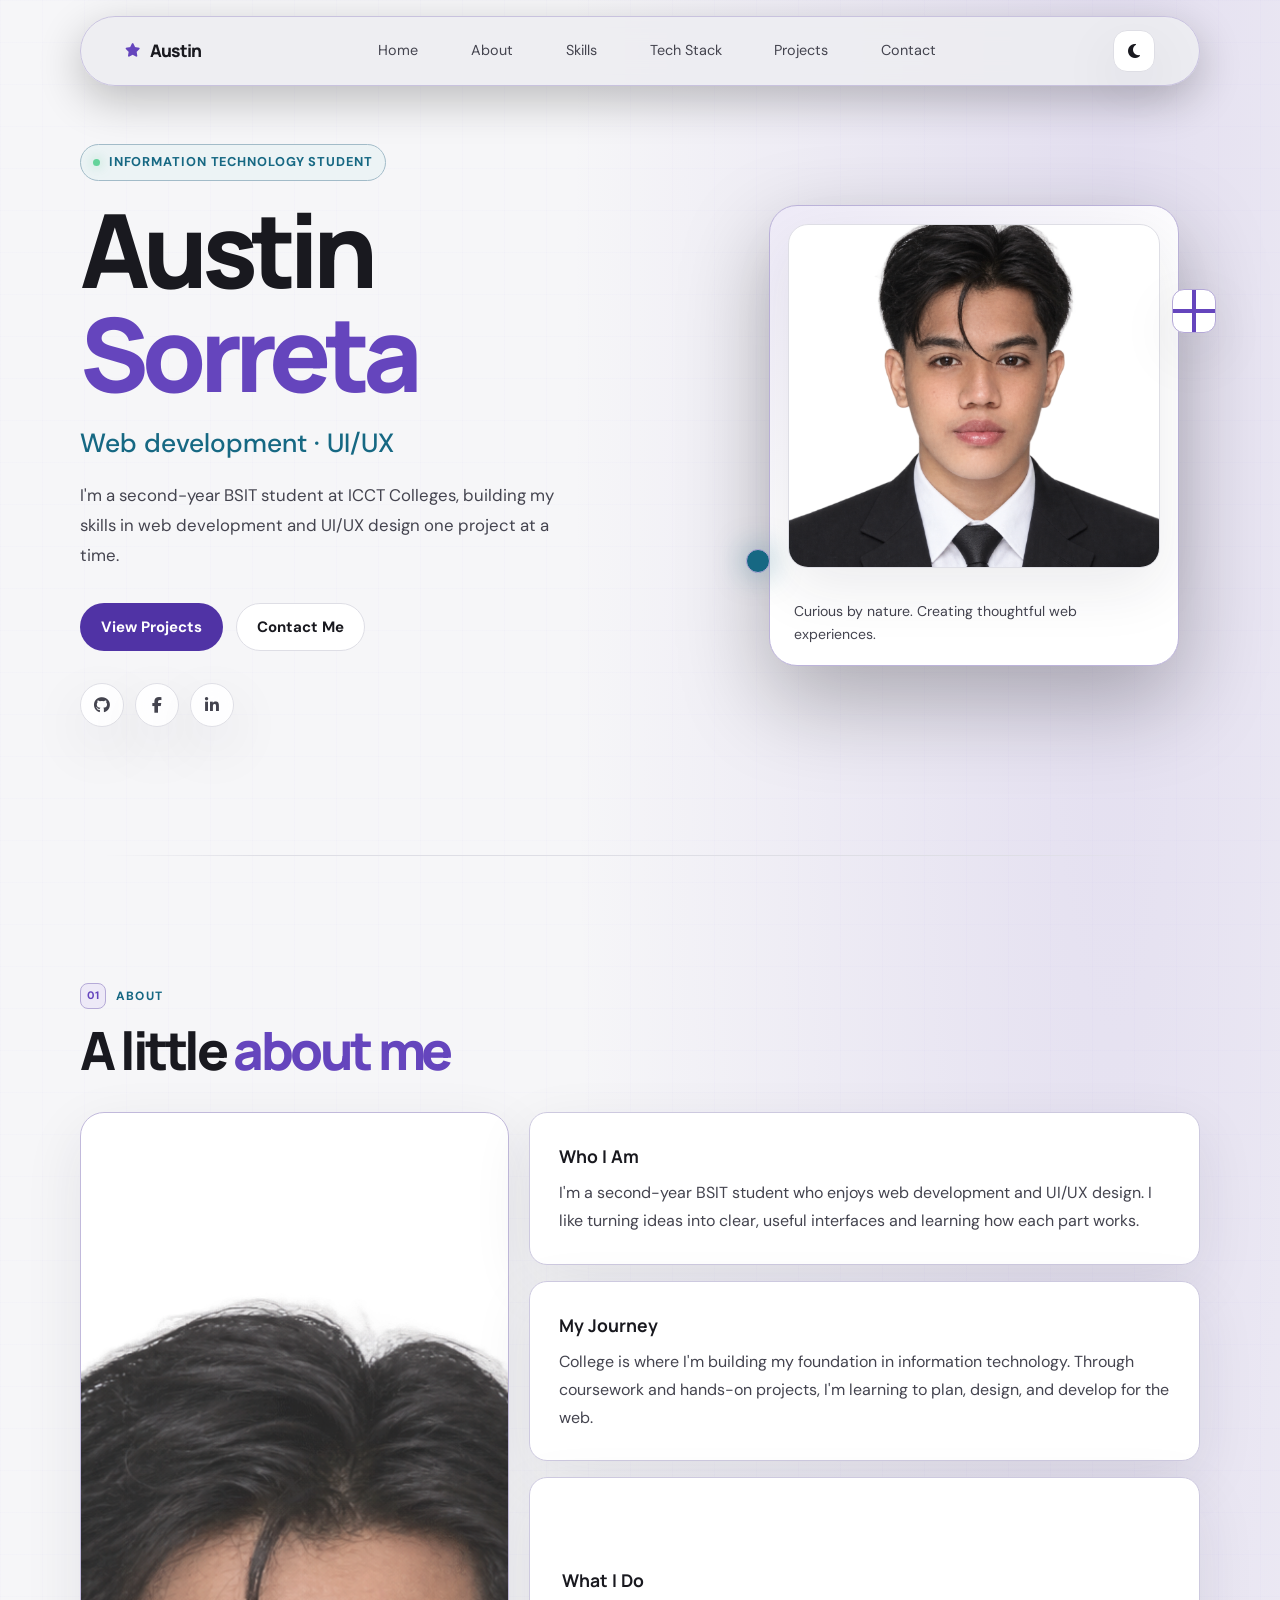
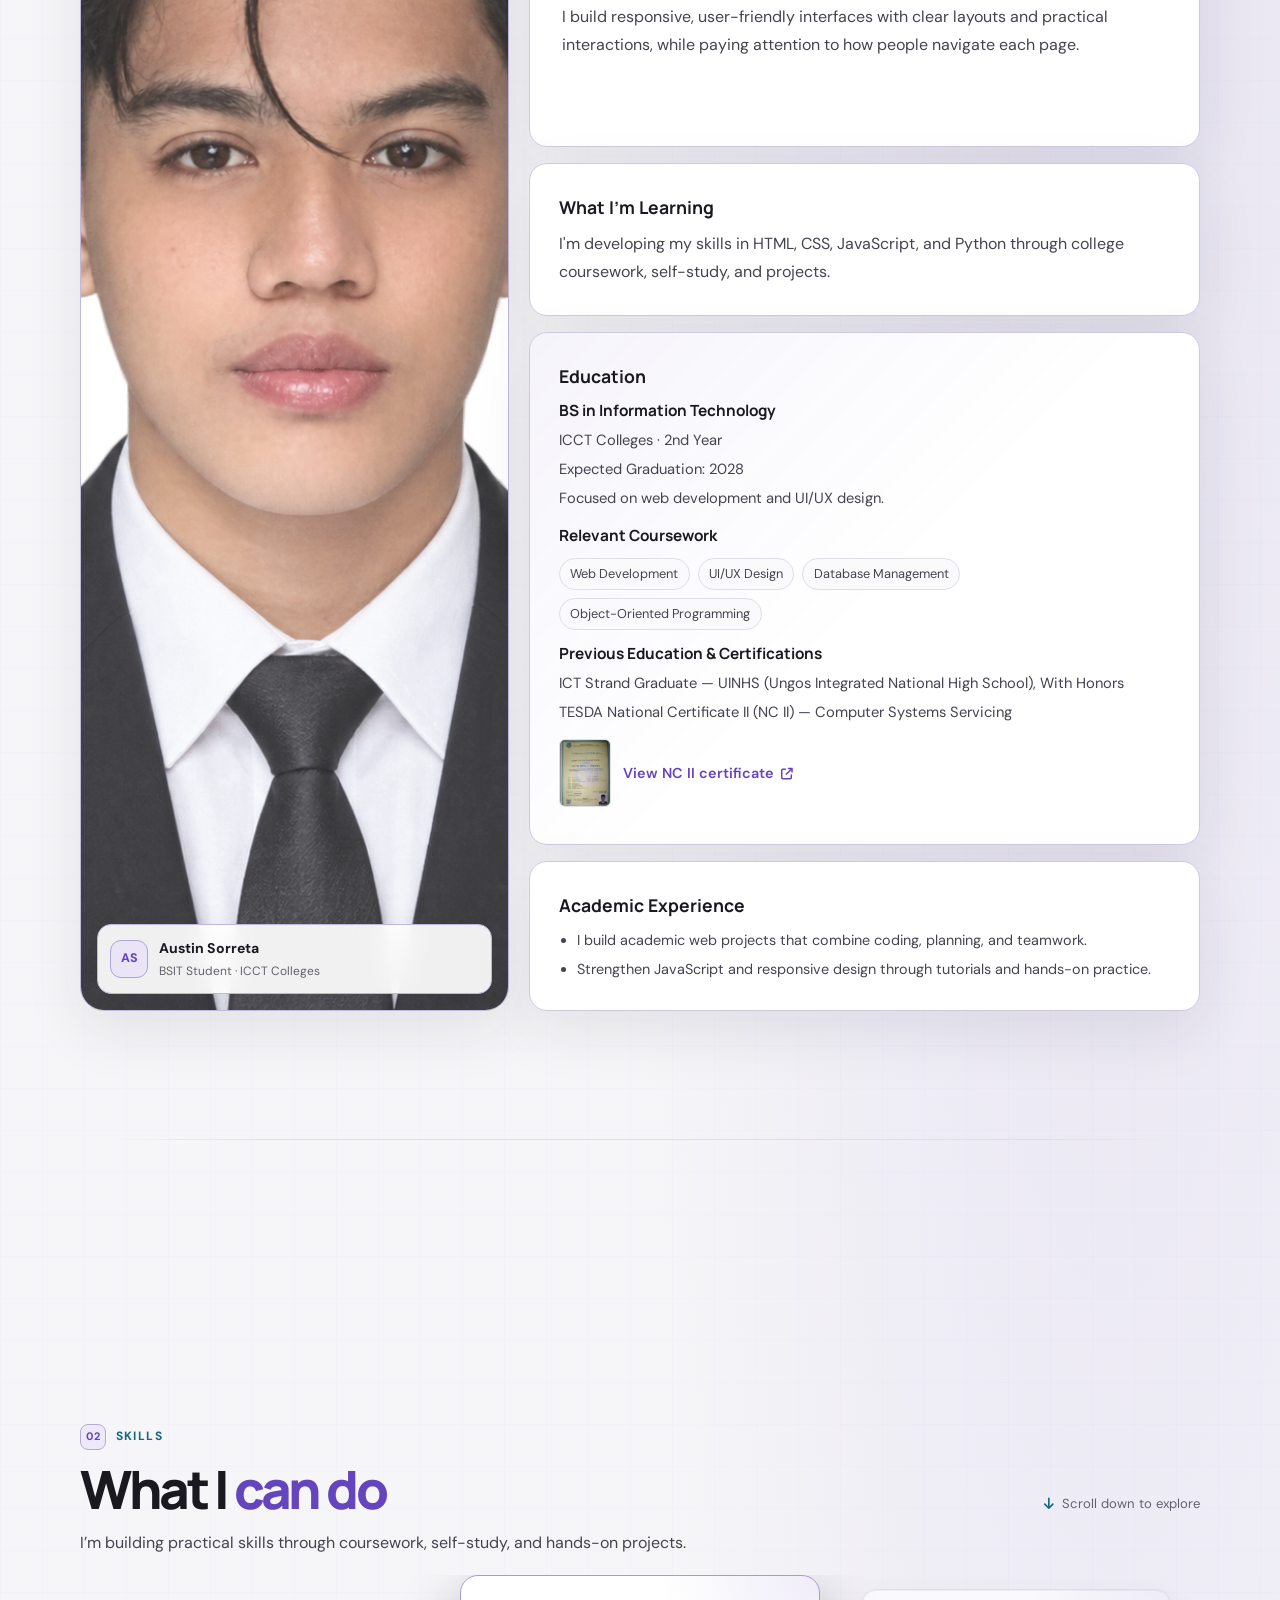
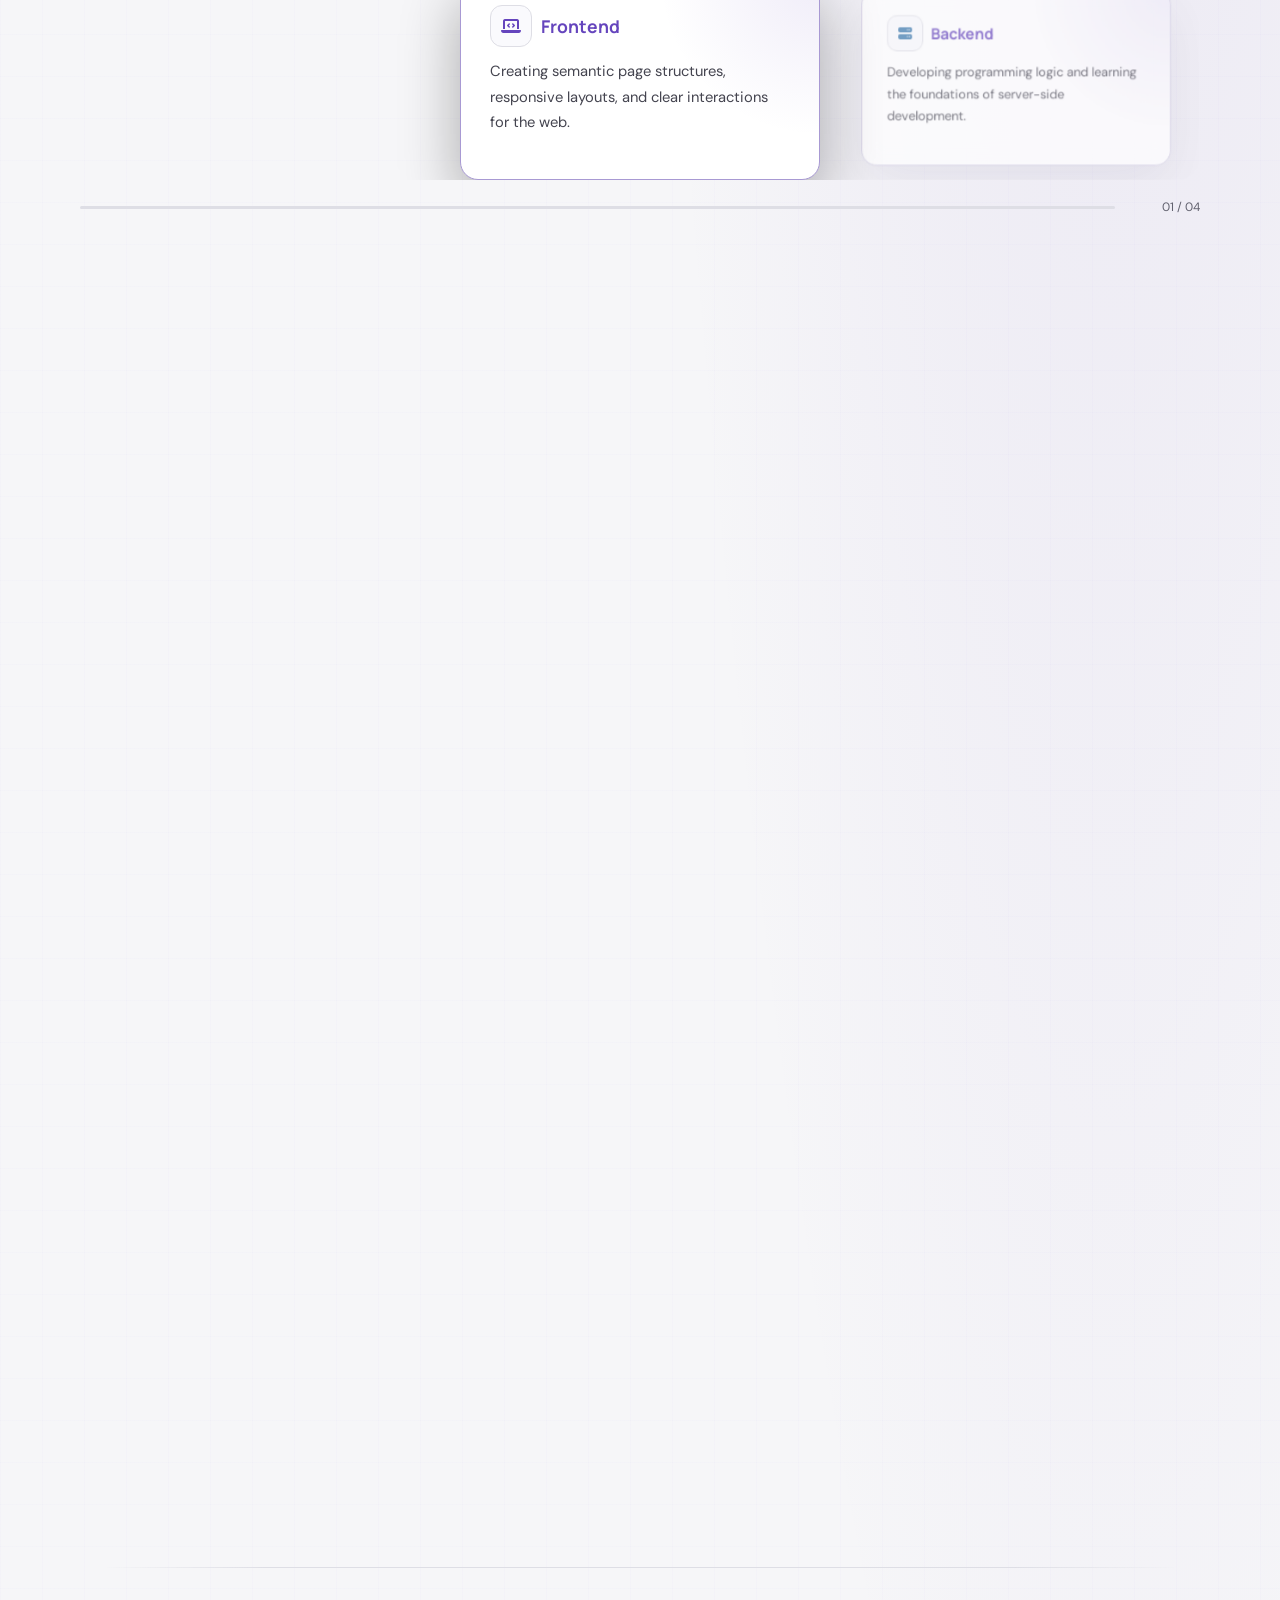
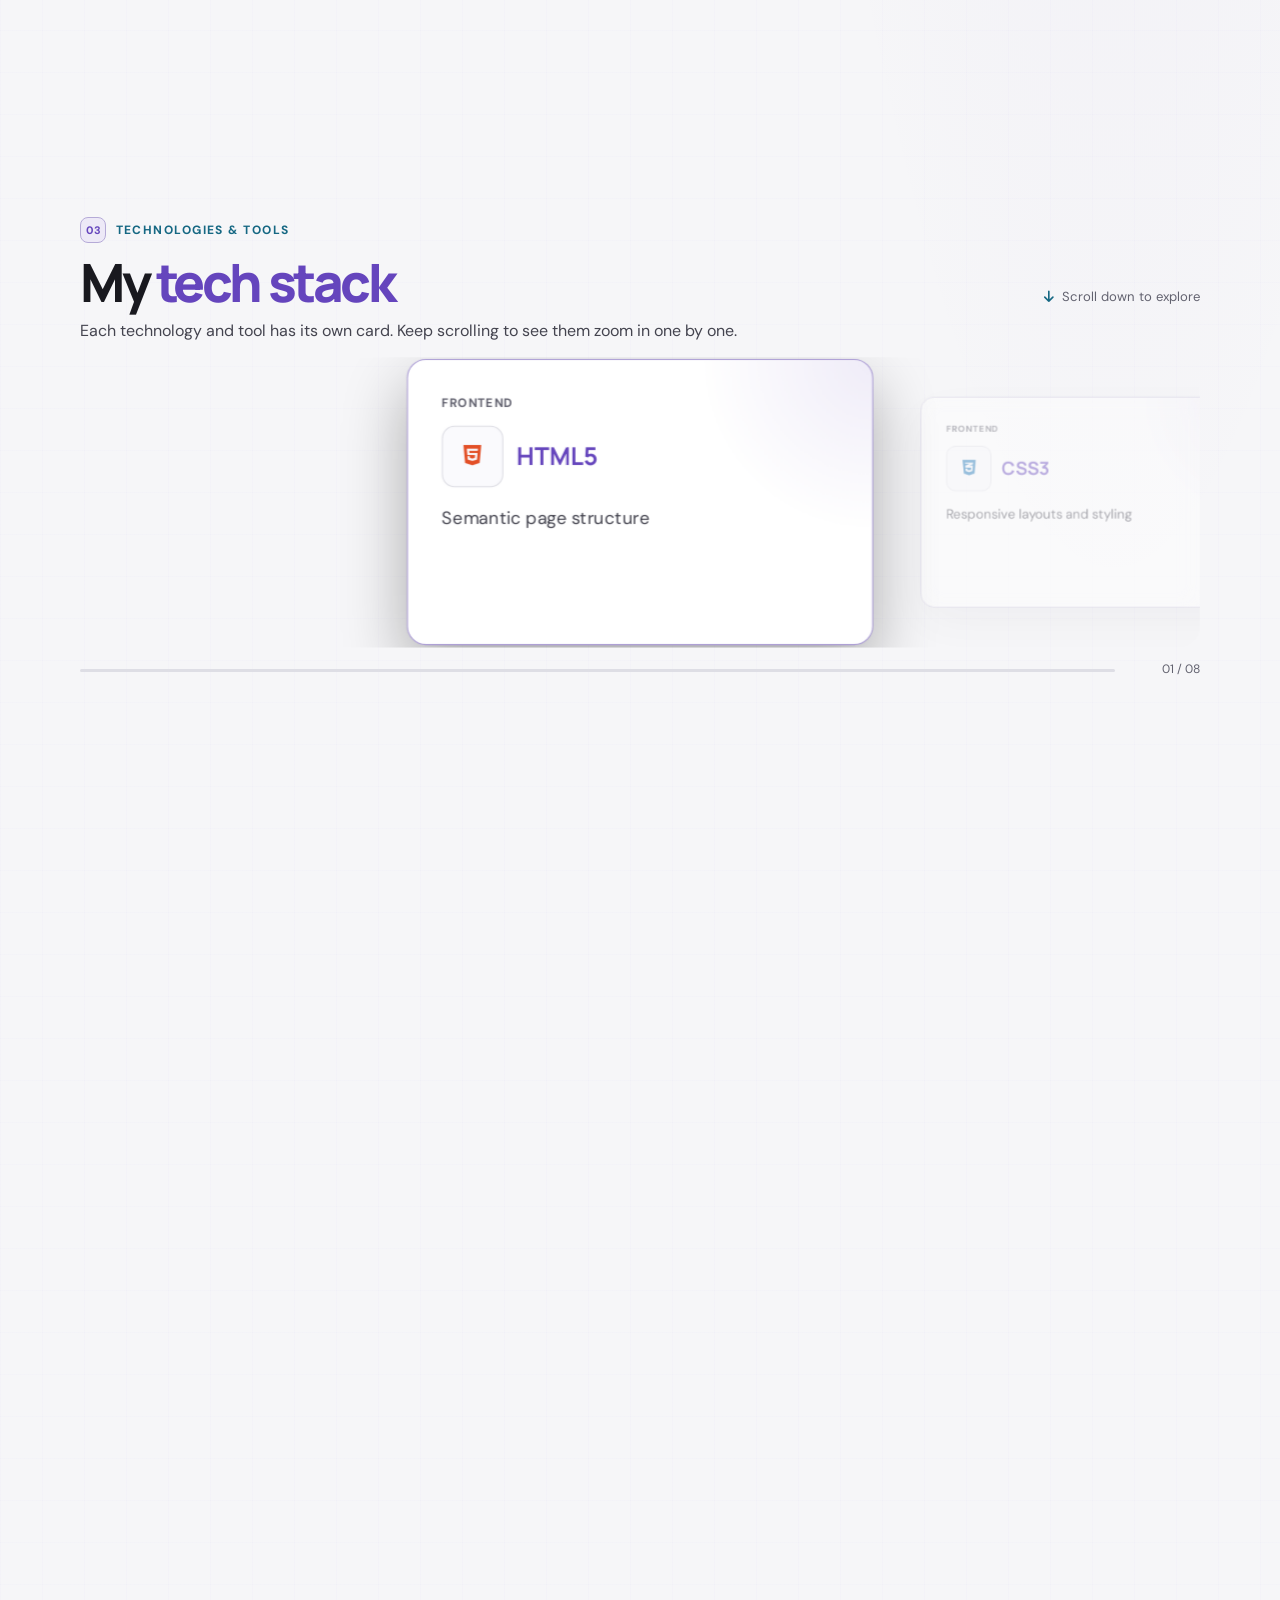
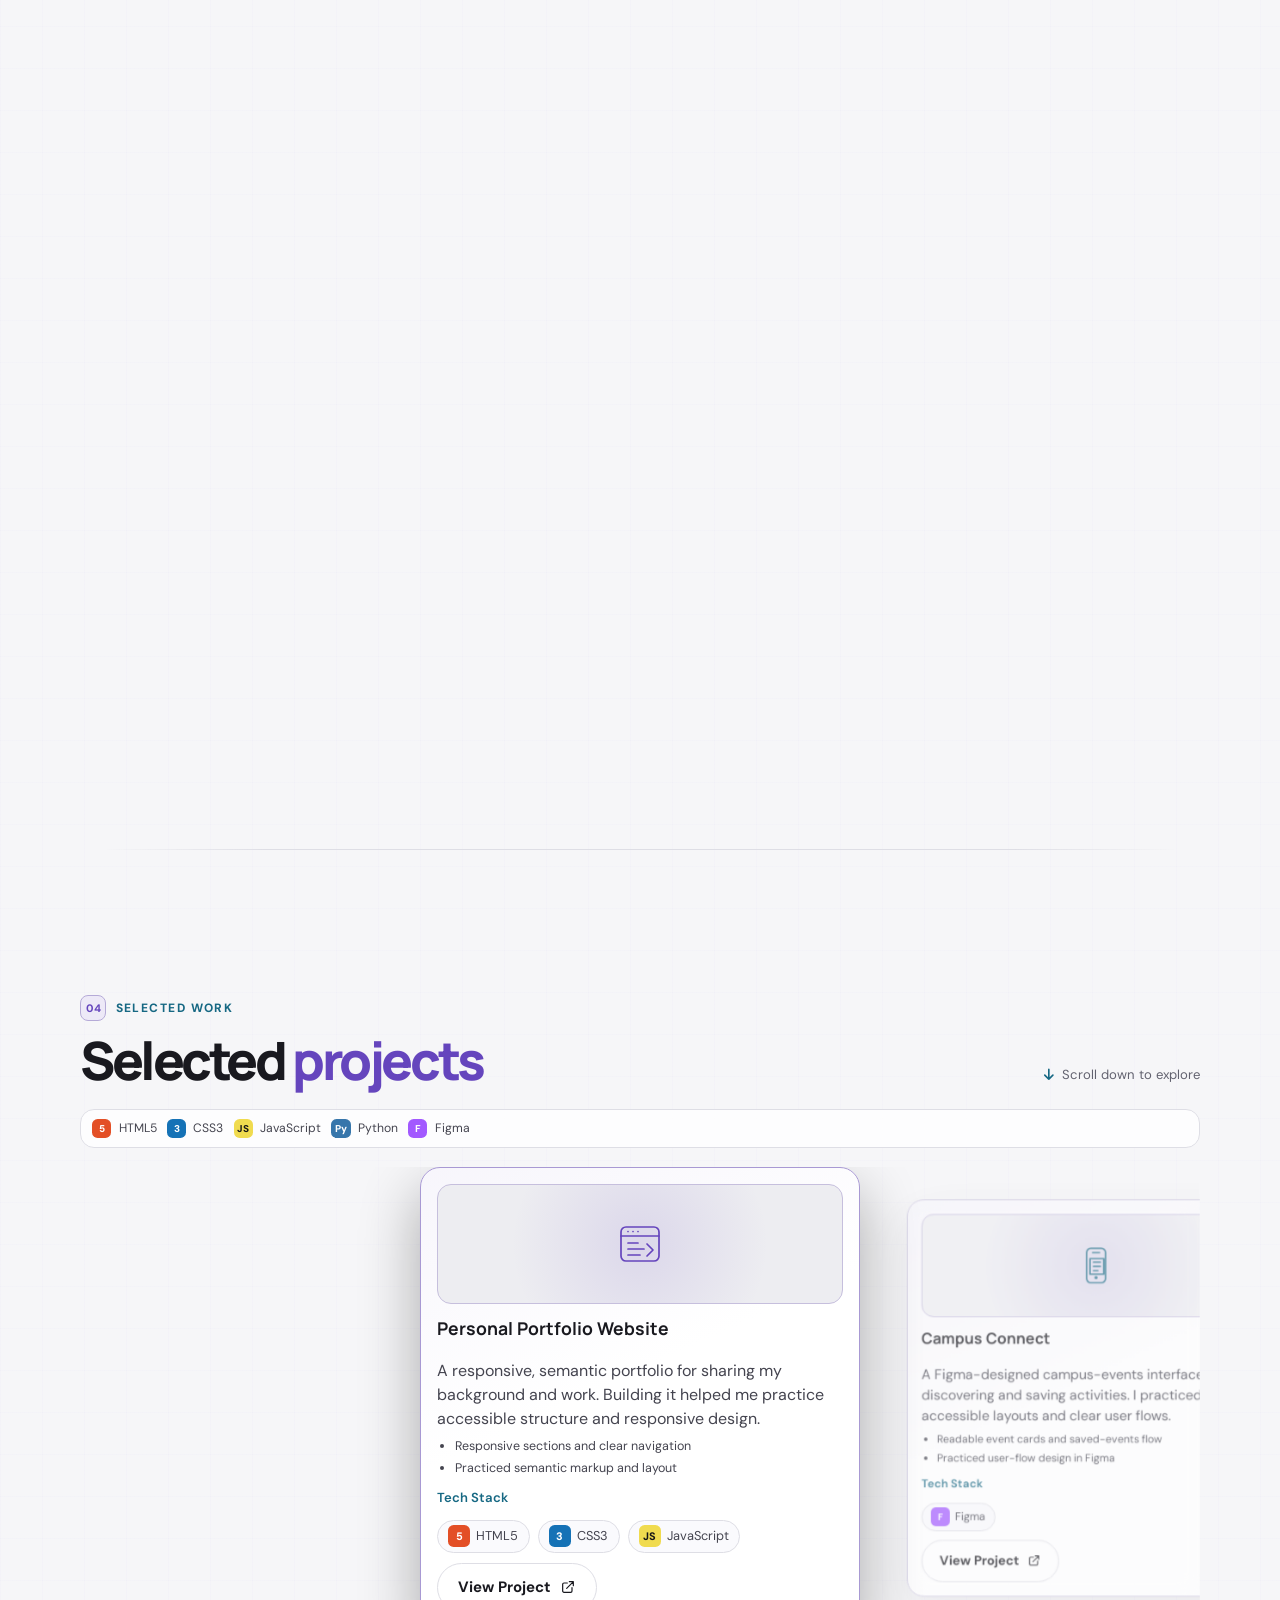
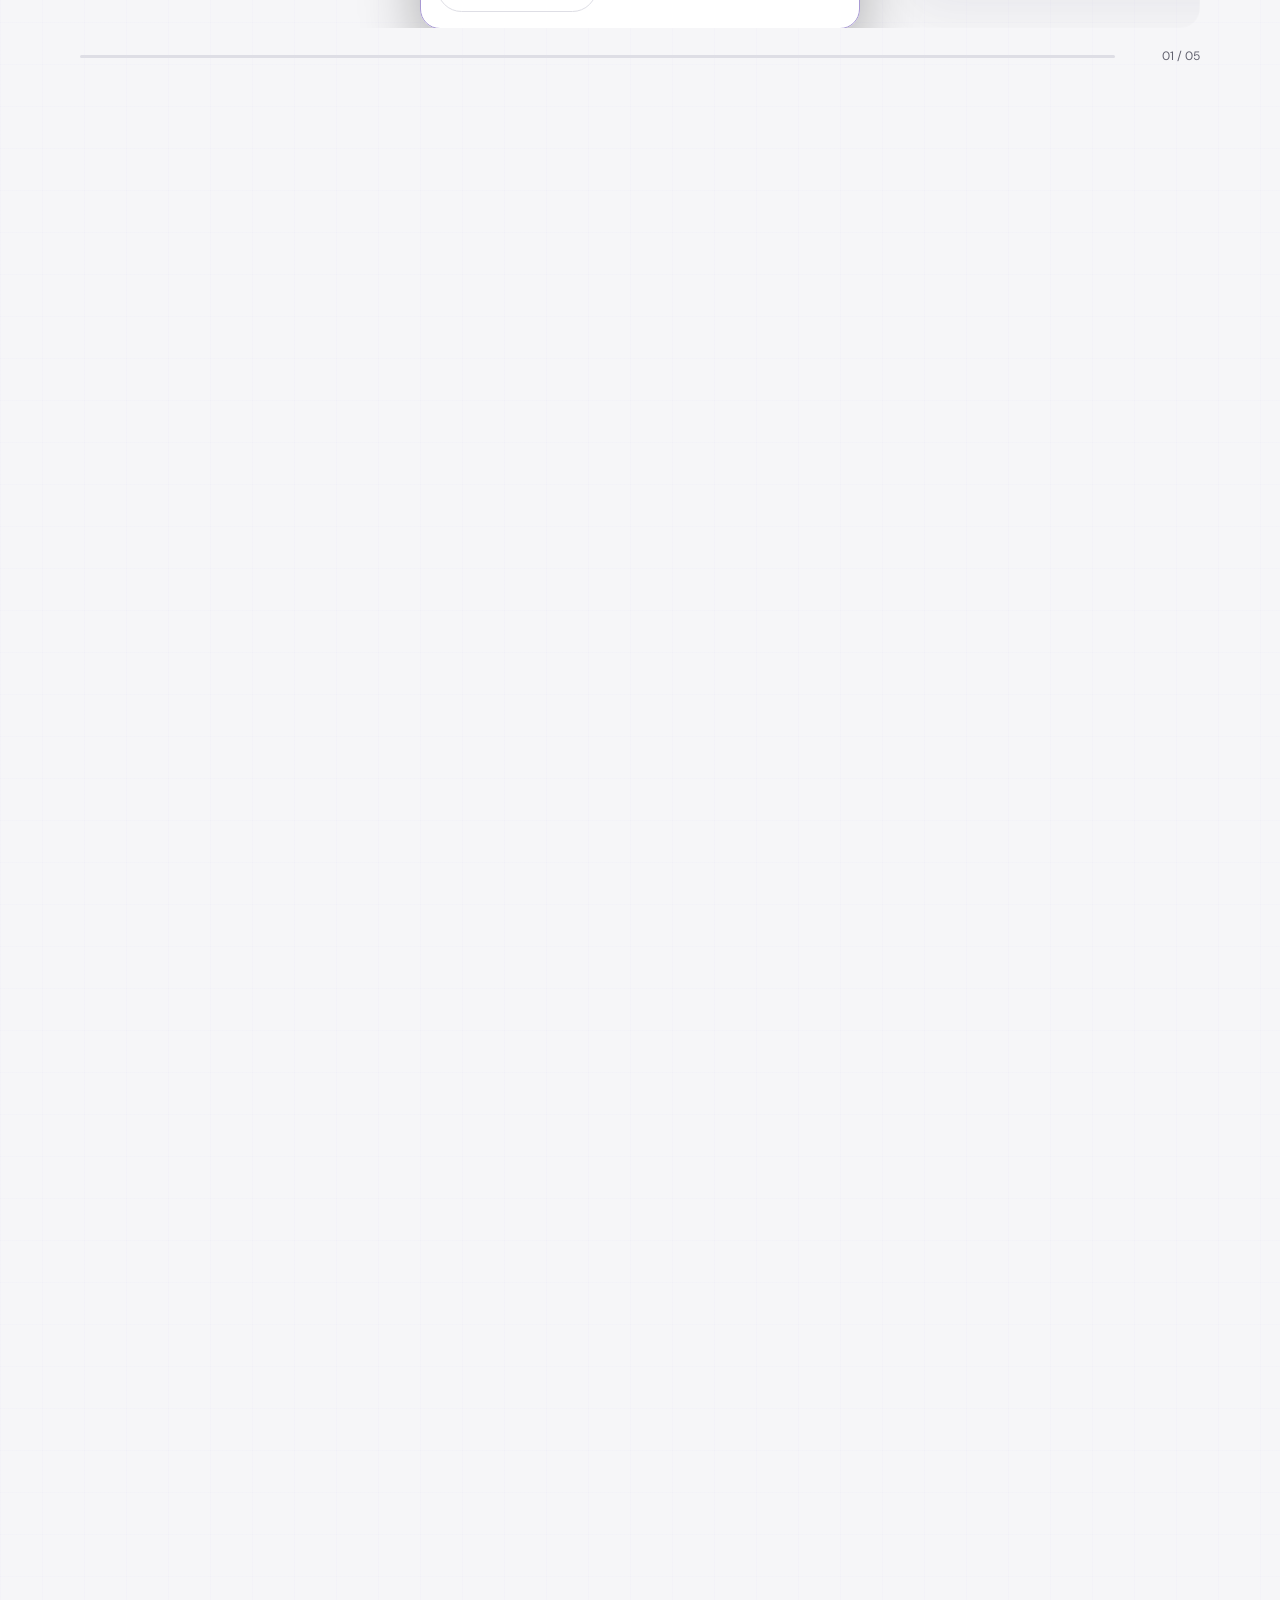
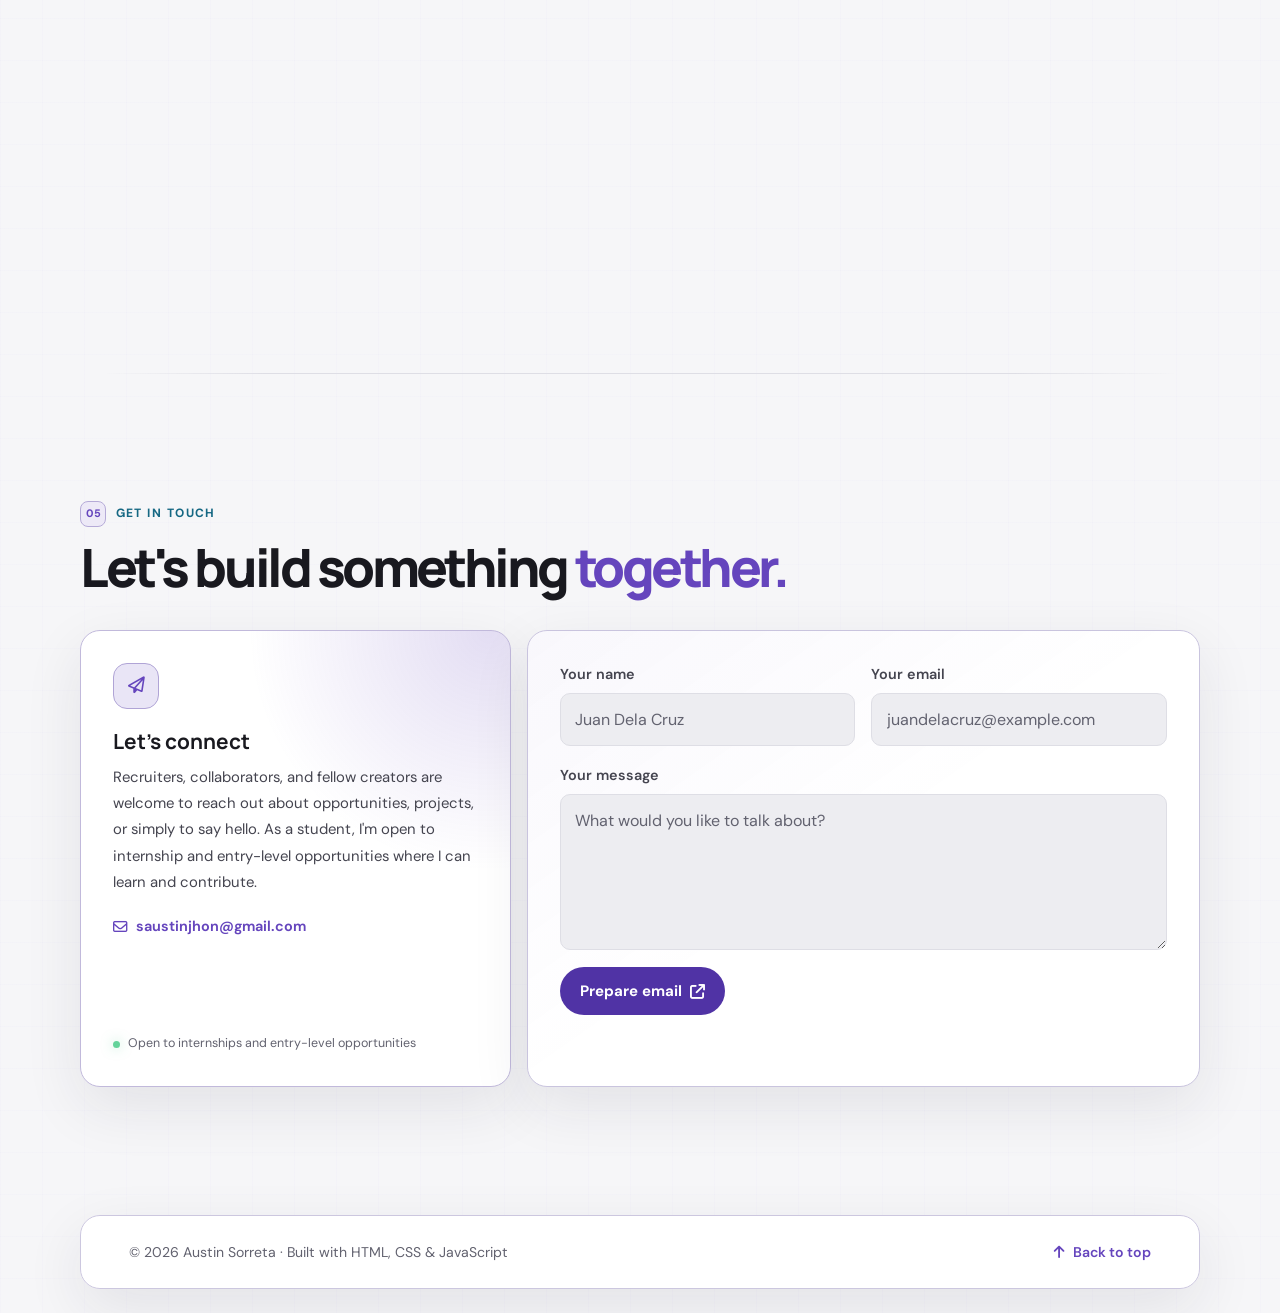
<file: index.html>
<!DOCTYPE html>
<html lang="en">
  <head>
    <meta charset="UTF-8" />
    <meta name="viewport" content="width=device-width, initial-scale=1.0" />
    <title>Portfolio | Sorreta, Austin</title>
    <meta
      name="description"
      content="Portfolio of Austin Sorreta, an Information Technology student interested in web development and interface design."
    />
    <script>
      try {
        const savedTheme = localStorage.getItem("theme");
        if (savedTheme === "light" || savedTheme === "dark") {
          document.documentElement.dataset.theme = savedTheme;
        }
      } catch (error) {
        console.error("Unable to read the saved theme preference.", error);
      }
    </script>
    <link rel="preconnect" href="https://fonts.googleapis.com" />
    <link rel="preconnect" href="https://fonts.gstatic.com" crossorigin />
    <link
      href="https://fonts.googleapis.com/css2?family=DM+Sans:wght@400;500;600;700&family=Manrope:wght@500;600;700;800&display=swap"
      rel="stylesheet"
    />
    <link
      rel="stylesheet"
      href="https://cdnjs.cloudflare.com/ajax/libs/font-awesome/6.5.2/css/all.min.css"
      crossorigin="anonymous"
      referrerpolicy="no-referrer"
    />
    <link rel="stylesheet" href="style.css" />
  </head>
  <body>
    <a class="skip-link" href="#main">Skip to content</a>
    <header class="header glass">
      <nav class="nav container" aria-label="Primary navigation">
        <a href="#home" class="logo" aria-label="Home">
          <span class="logo-mark" aria-hidden="true"><i class="fa-solid fa-star"></i></span>
          <span class="logo-text">Austin</span>
        </a>

        <ul class="nav-links" id="navLinks">
          <li><a href="#home" class="nav-link">Home</a></li>
          <li><a href="#about" class="nav-link">About</a></li>
          <li><a href="#skills" class="nav-link">Skills</a></li>
          <li><a href="#tech-stack" class="nav-link">Tech Stack</a></li>
          <li><a href="#projects" class="nav-link">Projects</a></li>
          <li><a href="#contact" class="nav-link">Contact</a></li>
        </ul>

        <div class="nav-actions">
          <button id="themeToggle" class="theme-toggle glass" type="button" aria-label="Switch to light theme">
            <i class="icon-sun fa-solid fa-sun" aria-hidden="true"></i>
            <i class="icon-moon fa-solid fa-moon" aria-hidden="true"></i>
          </button>
          <button
            id="menuToggle"
            class="menu-toggle glass"
            type="button"
            aria-label="Open navigation menu"
            aria-controls="navLinks"
            aria-expanded="false"
          >
            <i class="fa-solid fa-bars" aria-hidden="true"></i>
          </button>
        </div>
      </nav>
    </header>

    <main id="main">
      <section id="home" class="hero section container">
        <div class="hero-content">
          <p class="hero-greet reveal">Information Technology student</p>
          <h1 class="hero-name reveal">Austin <span class="accent">Sorreta</span></h1>
          <h2 class="hero-role reveal">
            Web development <span aria-hidden="true">·</span> UI/UX
          </h2>
          <p class="hero-desc reveal">
            I'm a second-year BSIT student at ICCT Colleges, building my skills in web development and UI/UX design one project at a time.
          </p>

          <div class="hero-buttons reveal">
            <a href="#projects" class="btn btn-primary">View Projects</a>
            <a href="#contact" class="btn btn-ghost">Contact Me</a>
          </div>

          <div class="hero-socials reveal">
            <a href="https://github.com/saustinjhon" class="social glass" target="_blank" rel="noopener noreferrer" aria-label="GitHub">
              <i class="fa-brands fa-github"></i>
            </a>
            <a href="https://facebook.com/saustinjhon" class="social glass" target="_blank" rel="noopener noreferrer" aria-label="Facebook">
              <i class="fa-brands fa-facebook-f"></i>
            </a>
            <a href="https://linkedin.com/in/saustinjhon" class="social glass" target="_blank" rel="noopener noreferrer" aria-label="LinkedIn">
              <i class="fa-brands fa-linkedin-in"></i>
            </a>
          </div>
        </div>

        <div class="hero-visual reveal">
          <div class="profile-pic glass">
            <img src="images/profile.jpg" alt="Portrait of Austin Sorreta" />
          </div>
          <p class="visual-caption">Curious by nature. Creating thoughtful web experiences.</p>
        </div>
      </section>

      <section id="about" class="section container">
        <p class="section-kicker reveal"><span>01</span> About</p>
        <h2 class="section-title reveal">A little <span class="accent">about me</span></h2>

        <div class="about-grid">
          <div class="profile-panel glass reveal">
            <img src="images/profile.jpg" alt="Portrait of Austin Sorreta" />
            <div class="profile-caption">
              <span class="profile-caption-mark" aria-hidden="true">AS</span>
              <span><strong>Austin Sorreta</strong><small>BSIT Student · ICCT Colleges</small></span>
            </div>
          </div>

          <div class="info-column">
            <article class="glass card reveal">
              <h3>Who I Am</h3>
              <p>
                I'm a second-year BSIT student who enjoys web development and UI/UX design. I like turning ideas into clear, useful interfaces and learning how each part works.
              </p>
            </article>

            <article class="glass card reveal">
              <h3>My Journey</h3>
              <p>
                College is where I'm building my foundation in information technology. Through coursework and hands-on projects, I'm learning to plan, design, and develop for the web.
              </p>
            </article>

            <article class="glass card what-i-do-card reveal">
              <h3>What I Do</h3>
              <p>
                I build responsive, user-friendly interfaces with clear layouts and practical interactions, while paying attention to how people navigate each page.
              </p>
            </article>

            <article class="glass card reveal">
              <h3>What I'm Learning</h3>
              <p>
                I'm developing my skills in HTML, CSS, JavaScript, and Python through college coursework, self-study, and projects.
              </p>
            </article>

            <article class="glass card education-card reveal">
              <h3>Education</h3>
              <div class="education-entry">
                <h4>BS in Information Technology</h4>
                <p class="education-meta">ICCT Colleges <span aria-hidden="true">·</span> 2nd Year</p>
                <p class="education-meta">Expected Graduation: 2028</p>
                <p class="education-meta">Focused on web development and UI/UX design.</p>
              </div>

              <div class="education-entry">
                <h4>Relevant Coursework</h4>
                <ul class="coursework-list">
                  <li>Web Development</li>
                  <li>UI/UX Design</li>
                  <li>Database Management</li>
                  <li>Object-Oriented Programming</li>
                </ul>
              </div>

              <div class="education-entry">
                <h4>Previous Education &amp; Certifications</h4>
                <p class="education-meta">ICT Strand Graduate — UINHS (Ungos Integrated National High School), With Honors</p>
                <p class="education-meta">TESDA National Certificate II (NC II) — Computer Systems Servicing</p>
                <a class="certificate-link" href="images/NCII.png" target="_blank" rel="noopener noreferrer">
                  <img src="images/NCII.png" alt="TESDA National Certificate II in Computer Systems Servicing" />
                  <span>View NC II certificate <i class="fa-solid fa-arrow-up-right-from-square" aria-hidden="true"></i></span>
                </a>
              </div>
            </article>

            <article class="glass card academic-card reveal">
              <h3>Academic Experience</h3>
              <ul class="academic-list">
                <li>I build academic web projects that combine coding, planning, and teamwork.</li>
                <li>Strengthen JavaScript and responsive design through tutorials and hands-on practice.</li>
              </ul>
            </article>
          </div>
        </div>
      </section>

      <section id="skills" class="section container horizontal-scroll-section">
        <div class="horizontal-scroll-sticky">
          <div class="horizontal-scroll-heading">
            <div>
              <p class="section-kicker reveal"><span>02</span> Skills</p>
              <h2 class="section-title reveal">What I <span class="accent">can do</span></h2>
            </div>
            <p class="horizontal-scroll-hint"><i class="fa-solid fa-arrow-down" aria-hidden="true"></i> Scroll down to explore</p>
          </div>
          <p class="skills-intro reveal">I’m building practical skills through coursework, self-study, and hands-on projects.</p>
          <div class="horizontal-scroll-viewport" tabindex="0" aria-label="Skills in frontend, backend, database, and design workflows. Scroll down to move through the cards.">
            <div class="skills-grid horizontal-scroll-track">
              <article class="glass card skill-card reveal">
                <h3><i class="fa-solid fa-laptop-code skill-icon frontend-icon" aria-hidden="true"></i>Frontend</h3>
                <p>Creating semantic page structures, responsive layouts, and clear interactions for the web.</p>
              </article>

              <article class="glass card skill-card reveal">
                <h3><i class="fa-solid fa-server skill-icon backend-icon" aria-hidden="true"></i>Backend</h3>
                <p>Developing programming logic and learning the foundations of server-side development.</p>
              </article>

              <article class="glass card skill-card reveal">
                <h3><i class="fa-solid fa-database skill-icon database-icon" aria-hidden="true"></i>Database</h3>
                <p>Learning relational data organization, SQL fundamentals, and database management.</p>
              </article>

              <article class="glass card skill-card reveal">
                <h3><i class="fa-solid fa-screwdriver-wrench skill-icon tools-icon" aria-hidden="true"></i>Design &amp; Workflow</h3>
                <p>Planning user flows, shaping interface layouts, and keeping coding work organized.</p>
              </article>
            </div>
          </div>
          <div class="horizontal-scroll-status">
            <div class="horizontal-scroll-progress" role="progressbar" aria-label="Skills carousel progress" aria-valuemin="0" aria-valuemax="100" aria-valuenow="0">
              <span></span>
            </div>
            <span class="horizontal-scroll-count" aria-live="polite">01 / 04</span>
          </div>
        </div>
      </section>

      <section id="tech-stack" class="section container horizontal-scroll-section">
        <div class="horizontal-scroll-sticky">
          <div class="horizontal-scroll-heading">
            <div>
              <p class="section-kicker reveal"><span>03</span> Technologies &amp; Tools</p>
              <h2 class="section-title reveal">My <span class="accent">tech stack</span></h2>
            </div>
            <p class="horizontal-scroll-hint"><i class="fa-solid fa-arrow-down" aria-hidden="true"></i> Scroll down to explore</p>
          </div>
          <p class="skills-intro reveal">Each technology and tool has its own card. Keep scrolling to see them zoom in one by one.</p>
          <div class="horizontal-scroll-viewport" tabindex="0" aria-label="Individual technology and tool cards. Scroll down to move through the cards.">
            <div class="skills-grid horizontal-scroll-track">
              <article class="glass card skill-card tech-stack-card reveal">
                <span class="skill-category">Frontend</span>
                <h3><i class="fa-brands fa-html5 skill-icon html-icon" aria-hidden="true"></i>HTML5</h3>
                <p>Semantic page structure</p>
              </article>
              <article class="glass card skill-card tech-stack-card reveal">
                <span class="skill-category">Frontend</span>
                <h3><i class="fa-brands fa-css3-alt skill-icon css-icon" aria-hidden="true"></i>CSS3</h3>
                <p>Responsive layouts and styling</p>
              </article>
              <article class="glass card skill-card tech-stack-card reveal">
                <span class="skill-category">Frontend</span>
                <h3><i class="fa-brands fa-js skill-icon js-icon" aria-hidden="true"></i>JavaScript</h3>
                <p>Interactive web features</p>
              </article>
              <article class="glass card skill-card tech-stack-card reveal">
                <span class="skill-category">Backend</span>
                <h3><i class="fa-brands fa-python skill-icon python-icon" aria-hidden="true"></i>Python</h3>
                <p>Programming fundamentals</p>
              </article>
              <article class="glass card skill-card tech-stack-card reveal">
                <span class="skill-category">Database</span>
                <h3><i class="fa-solid fa-database skill-icon database-icon" aria-hidden="true"></i>MySQL</h3>
                <p>Relational database fundamentals</p>
              </article>
              <article class="glass card skill-card tech-stack-card reveal">
                <span class="skill-category">Design Tool</span>
                <h3><i class="fa-brands fa-figma skill-icon figma-skill-icon" aria-hidden="true"></i>Figma</h3>
                <p>UI design and prototyping</p>
              </article>
              <article class="glass card skill-card tech-stack-card reveal">
                <span class="skill-category">Version Control</span>
                <h3><i class="fa-brands fa-git-alt skill-icon git-icon" aria-hidden="true"></i>Git</h3>
                <p>Version control basics</p>
              </article>
              <article class="glass card skill-card tech-stack-card reveal">
                <span class="skill-category">Code Editor</span>
                <h3><i class="fa-solid fa-code skill-icon vscode-icon" aria-hidden="true"></i>VS Code</h3>
                <p>Code editing and debugging</p>
              </article>
            </div>
          </div>
          <div class="horizontal-scroll-status">
            <div class="horizontal-scroll-progress" role="progressbar" aria-label="Tech stack carousel progress" aria-valuemin="0" aria-valuemax="100" aria-valuenow="0">
              <span></span>
            </div>
            <span class="horizontal-scroll-count" aria-live="polite">01 / 08</span>
          </div>
        </div>
      </section>

      <section id="projects" class="section container horizontal-scroll-section">
        <div class="horizontal-scroll-sticky">
          <div class="horizontal-scroll-heading">
            <div>
              <p class="section-kicker reveal"><span>04</span> Selected Work</p>
              <h2 class="section-title reveal">Selected <span class="accent">projects</span></h2>
            </div>
            <p class="horizontal-scroll-hint"><i class="fa-solid fa-arrow-down" aria-hidden="true"></i> Scroll down to explore</p>
          </div>

        <ul class="project-tool-legend reveal" aria-label="Languages and tools used across my projects and coursework">
          <li><span class="tech-mark tech-html" aria-hidden="true">5</span>HTML5</li>
          <li><span class="tech-mark tech-css" aria-hidden="true">3</span>CSS3</li>
          <li><span class="tech-mark tech-js" aria-hidden="true">JS</span>JavaScript</li>
          <li><span class="tech-mark tech-python" aria-hidden="true">Py</span>Python</li>
          <li><span class="tech-mark tech-figma" aria-hidden="true">F</span>Figma</li>
        </ul>

        <!-- Inline SVG project icons keep the cards self-contained and fast to load. -->
        <div class="horizontal-scroll-viewport" tabindex="0" aria-label="Project cards. Scroll down to move through the cards.">
        <div class="projects-grid horizontal-scroll-track">
          <article class="glass card project-card reveal">
            <a class="project-icon-link" href="projects/portfolio.html" target="_blank" rel="noopener noreferrer" aria-label="Open Portfolio Website">
              <span class="project-icon-tile portfolio-icon" aria-hidden="true">
                <svg viewBox="0 0 48 48" fill="none">
                  <rect x="5" y="7" width="38" height="34" rx="5" />
                  <path d="M5 16h38M12 11.5h.02M17 11.5h.02M22 11.5h.02M12 23h10m-10 6h16m-16 6h12" />
                  <path d="m31 24 6 6-6 6" />
                </svg>
              </span>
            </a>
            <h3>Personal Portfolio Website</h3>
            <p>A responsive, semantic portfolio for sharing my background and work. Building it helped me practice accessible structure and responsive design.</p>
            <ul class="project-highlights" aria-label="Portfolio project highlights">
              <li>Responsive sections and clear navigation</li>
              <li>Practiced semantic markup and layout</li>
            </ul>
            <div class="project-stack">
              <span class="stack-label">Tech Stack</span>
              <ul class="stack-list" aria-label="Portfolio Website tech stack">
                <li><span class="tech-mark tech-html" aria-hidden="true">5</span>HTML5</li>
                <li><span class="tech-mark tech-css" aria-hidden="true">3</span>CSS3</li>
                <li><span class="tech-mark tech-js" aria-hidden="true">JS</span>JavaScript</li>
              </ul>
            </div>
            <a class="btn btn-ghost project-button" href="projects/portfolio.html" target="_blank" rel="noopener noreferrer">
              View Project
              <svg class="external-icon" viewBox="0 0 24 24" fill="none" aria-hidden="true">
                <path d="M14 4h6v6m-1-5-9 9" />
                <path d="M18 13v5a2 2 0 0 1-2 2H6a2 2 0 0 1-2-2V8a2 2 0 0 1 2-2h5" />
              </svg>
            </a>
          </article>

          <article class="glass card project-card reveal">
            <a class="project-icon-link" href="projects/campus-connect.html" target="_blank" rel="noopener noreferrer" aria-label="Open Campus Connect">
              <span class="project-icon-tile mobile-icon" aria-hidden="true">
                <svg viewBox="0 0 48 48" fill="none">
                  <rect x="13" y="4" width="22" height="40" rx="5" />
                  <path d="M20 9h8m-11 7h16v18H17z" />
                  <path d="M21 20h8m-8 5h8m-8 5h5" />
                  <circle cx="24" cy="38" r="1" />
                </svg>
              </span>
            </a>
            <h3>Campus Connect</h3>
            <p>A Figma-designed campus-events interface for discovering and saving activities. I practiced accessible layouts and clear user flows.</p>
            <ul class="project-highlights" aria-label="Campus Connect project highlights">
              <li>Readable event cards and saved-events flow</li>
              <li>Practiced user-flow design in Figma</li>
            </ul>
            <div class="project-stack">
              <span class="stack-label">Tech Stack</span>
              <ul class="stack-list" aria-label="Campus Connect tools">
                <li><span class="tech-mark tech-figma" aria-hidden="true">F</span>Figma</li>
              </ul>
            </div>
            <a class="btn btn-ghost project-button" href="projects/campus-connect.html" target="_blank" rel="noopener noreferrer">
              View Project
              <svg class="external-icon" viewBox="0 0 24 24" fill="none" aria-hidden="true">
                <path d="M14 4h6v6m-1-5-9 9" />
                <path d="M18 13v5a2 2 0 0 1-2 2H6a2 2 0 0 1-2-2V8a2 2 0 0 1 2-2h5" />
              </svg>
            </a>
          </article>

          <article class="glass card project-card reveal">
            <a class="project-icon-link" href="projects/student-planner.html" target="_blank" rel="noopener noreferrer" aria-label="Open Student Planner">
              <span class="project-icon-tile planner-icon" aria-hidden="true">
                <svg viewBox="0 0 48 48" fill="none">
                  <rect x="6" y="9" width="36" height="33" rx="5" />
                  <path d="M15 5v8m18-8v8M6 18h36" />
                  <path d="m13 26 2 2 4-4m3 3h10m-19 8 2 2 4-4m3 3h10" />
                </svg>
              </span>
            </a>
            <h3>Student Planner</h3>
            <p>A dashboard for organizing classes, tasks, and deadlines. Building its interactive task list helped me practice information architecture.</p>
            <ul class="project-highlights" aria-label="Student Planner project highlights">
              <li>Add, complete, and save tasks</li>
              <li>Practiced information architecture</li>
            </ul>
            <div class="project-stack">
              <span class="stack-label">Tech Stack</span>
              <ul class="stack-list" aria-label="Student Planner tech stack">
                <li><span class="tech-mark tech-html" aria-hidden="true">5</span>HTML5</li>
                <li><span class="tech-mark tech-css" aria-hidden="true">3</span>CSS3</li>
                <li><span class="tech-mark tech-js" aria-hidden="true">JS</span>JavaScript</li>
              </ul>
            </div>
            <a class="btn btn-ghost project-button" href="projects/student-planner.html" target="_blank" rel="noopener noreferrer">
              View Project
              <svg class="external-icon" viewBox="0 0 24 24" fill="none" aria-hidden="true">
                <path d="M14 4h6v6m-1-5-9 9" />
                <path d="M18 13v5a2 2 0 0 1-2 2H6a2 2 0 0 1-2-2V8a2 2 0 0 1 2-2h5" />
              </svg>
            </a>
          </article>

          <article class="glass card project-card reveal">
            <a class="project-icon-link" href="projects/campus-calendar.html" target="_blank" rel="noopener noreferrer" aria-label="Open Calendar">
              <span class="project-icon-tile calendar-icon" aria-hidden="true">
                <svg viewBox="0 0 48 48" fill="none">
                  <rect x="6" y="9" width="36" height="33" rx="5" />
                  <path d="M15 5v8m18-8v8M6 18h36" />
                  <path d="M14 25h.02m10 0h.02m10 0h.02M14 33h.02m10 0h.02m10 0h.02" />
                  <circle cx="24" cy="25" r="3" />
                </svg>
              </span>
            </a>
            <h3>Calendar</h3>
            <p>A monthly calendar for portfolio reviews, BSIT study sessions, and project reminders.</p>
            <div class="project-stack">
              <span class="stack-label">Tech Stack</span>
              <ul class="stack-list" aria-label="Calendar tech stack">
                <li><span class="tech-mark tech-html" aria-hidden="true">5</span>HTML5</li>
                <li><span class="tech-mark tech-css" aria-hidden="true">3</span>CSS3</li>
                <li><span class="tech-mark tech-js" aria-hidden="true">JS</span>JavaScript</li>
              </ul>
            </div>
            <a class="btn btn-ghost project-button" href="projects/campus-calendar.html" target="_blank" rel="noopener noreferrer">
              View Project
              <svg class="external-icon" viewBox="0 0 24 24" fill="none" aria-hidden="true">
                <path d="M14 4h6v6m-1-5-9 9" />
                <path d="M18 13v5a2 2 0 0 1-2 2H6a2 2 0 0 1-2-2V8a2 2 0 0 1 2-2h5" />
              </svg>
            </a>
          </article>

          <article class="glass card project-card reveal">
            <a class="project-icon-link" href="projects/calculator.html" target="_blank" rel="noopener noreferrer" aria-label="Open Calculator">
              <span class="project-icon-tile calculator-icon" aria-hidden="true">
                <svg viewBox="0 0 48 48" fill="none">
                  <rect x="9" y="4" width="30" height="40" rx="6" />
                  <rect x="14" y="10" width="20" height="9" rx="2" />
                  <path d="M15 26h.02m9 0h.02m9 0h.02M15 33h.02m9 0h.02m9 0h.02M15 39h.02m9 0h.02m9 0h.02" />
                  <path d="M22 24h4m-2-2v4" />
                </svg>
              </span>
            </a>
            <h3>Calculator</h3>
            <p>A responsive calculator for basic arithmetic, with keyboard support and clear controls.</p>
            <div class="project-stack">
              <span class="stack-label">Tech Stack</span>
              <ul class="stack-list" aria-label="Calculator tech stack">
                <li><span class="tech-mark tech-html" aria-hidden="true">5</span>HTML5</li>
                <li><span class="tech-mark tech-css" aria-hidden="true">3</span>CSS3</li>
                <li><span class="tech-mark tech-js" aria-hidden="true">JS</span>JavaScript</li>
              </ul>
            </div>
            <a class="btn btn-ghost project-button" href="projects/calculator.html" target="_blank" rel="noopener noreferrer">
              View Project
              <svg class="external-icon" viewBox="0 0 24 24" fill="none" aria-hidden="true">
                <path d="M14 4h6v6m-1-5-9 9" />
                <path d="M18 13v5a2 2 0 0 1-2 2H6a2 2 0 0 1-2-2V8a2 2 0 0 1 2-2h5" />
              </svg>
            </a>
          </article>
        </div>
        </div>
        <div class="horizontal-scroll-status">
          <div class="horizontal-scroll-progress" role="progressbar" aria-label="Projects carousel progress" aria-valuemin="0" aria-valuemax="100" aria-valuenow="0">
            <span></span>
          </div>
          <span class="horizontal-scroll-count" aria-live="polite">01 / 05</span>
        </div>
        </div>
      </section>

      <section id="contact" class="section container">
        <p class="section-kicker reveal"><span>05</span> Get in touch</p>
        <h2 class="section-title reveal">Let's build something <span class="accent">together.</span></h2>

        <div class="contact-grid">
          <aside class="contact-panel glass reveal">
            <span class="contact-panel-mark" aria-hidden="true"><i class="fa-regular fa-paper-plane"></i></span>
            <h3>Let's connect</h3>
            <p>Recruiters, collaborators, and fellow creators are welcome to reach out about opportunities, projects, or simply to say hello. As a student, I'm open to internship and entry-level opportunities where I can learn and contribute.</p>
            <a class="contact-email" href="mailto:saustinjhon@gmail.com">
              <i class="fa-regular fa-envelope" aria-hidden="true"></i>
              saustinjhon@gmail.com
            </a>
            <div class="contact-availability"><span aria-hidden="true"></span> Open to internships and entry-level opportunities</div>
          </aside>

          <form class="glass contact-form reveal" id="contactForm">
            <div class="form-row">
              <div class="field">
                <label for="name">Your name</label>
                <input type="text" id="name" name="name" autocomplete="name" placeholder="Juan Dela Cruz" required />
              </div>
              <div class="field">
                <label for="email">Your email</label>
                <input type="email" id="email" name="email" autocomplete="email" placeholder="juandelacruz@example.com" required />
              </div>
            </div>
            <div class="field">
              <label for="message">Your message</label>
              <textarea id="message" name="message" rows="5" placeholder="What would you like to talk about?" required></textarea>
            </div>
            <button type="submit" class="btn btn-primary">
              Prepare email <i class="fa-solid fa-arrow-up-right-from-square" aria-hidden="true"></i>
            </button>
            <p class="form-status" id="formStatus" role="status" aria-live="polite"></p>
          </form>
        </div>
      </section>
    </main>

    <footer class="footer glass">
      <div class="container footer-inner">
        <p>© 2026 Austin Sorreta · Built with HTML, CSS &amp; JavaScript</p>
        <a href="#home" class="back-top" id="backTop"><i class="fa-solid fa-arrow-up" aria-hidden="true"></i> Back to top</a>
      </div>
    </footer>

    <script src="script.js" defer></script>
  </body>
</html>
</file>
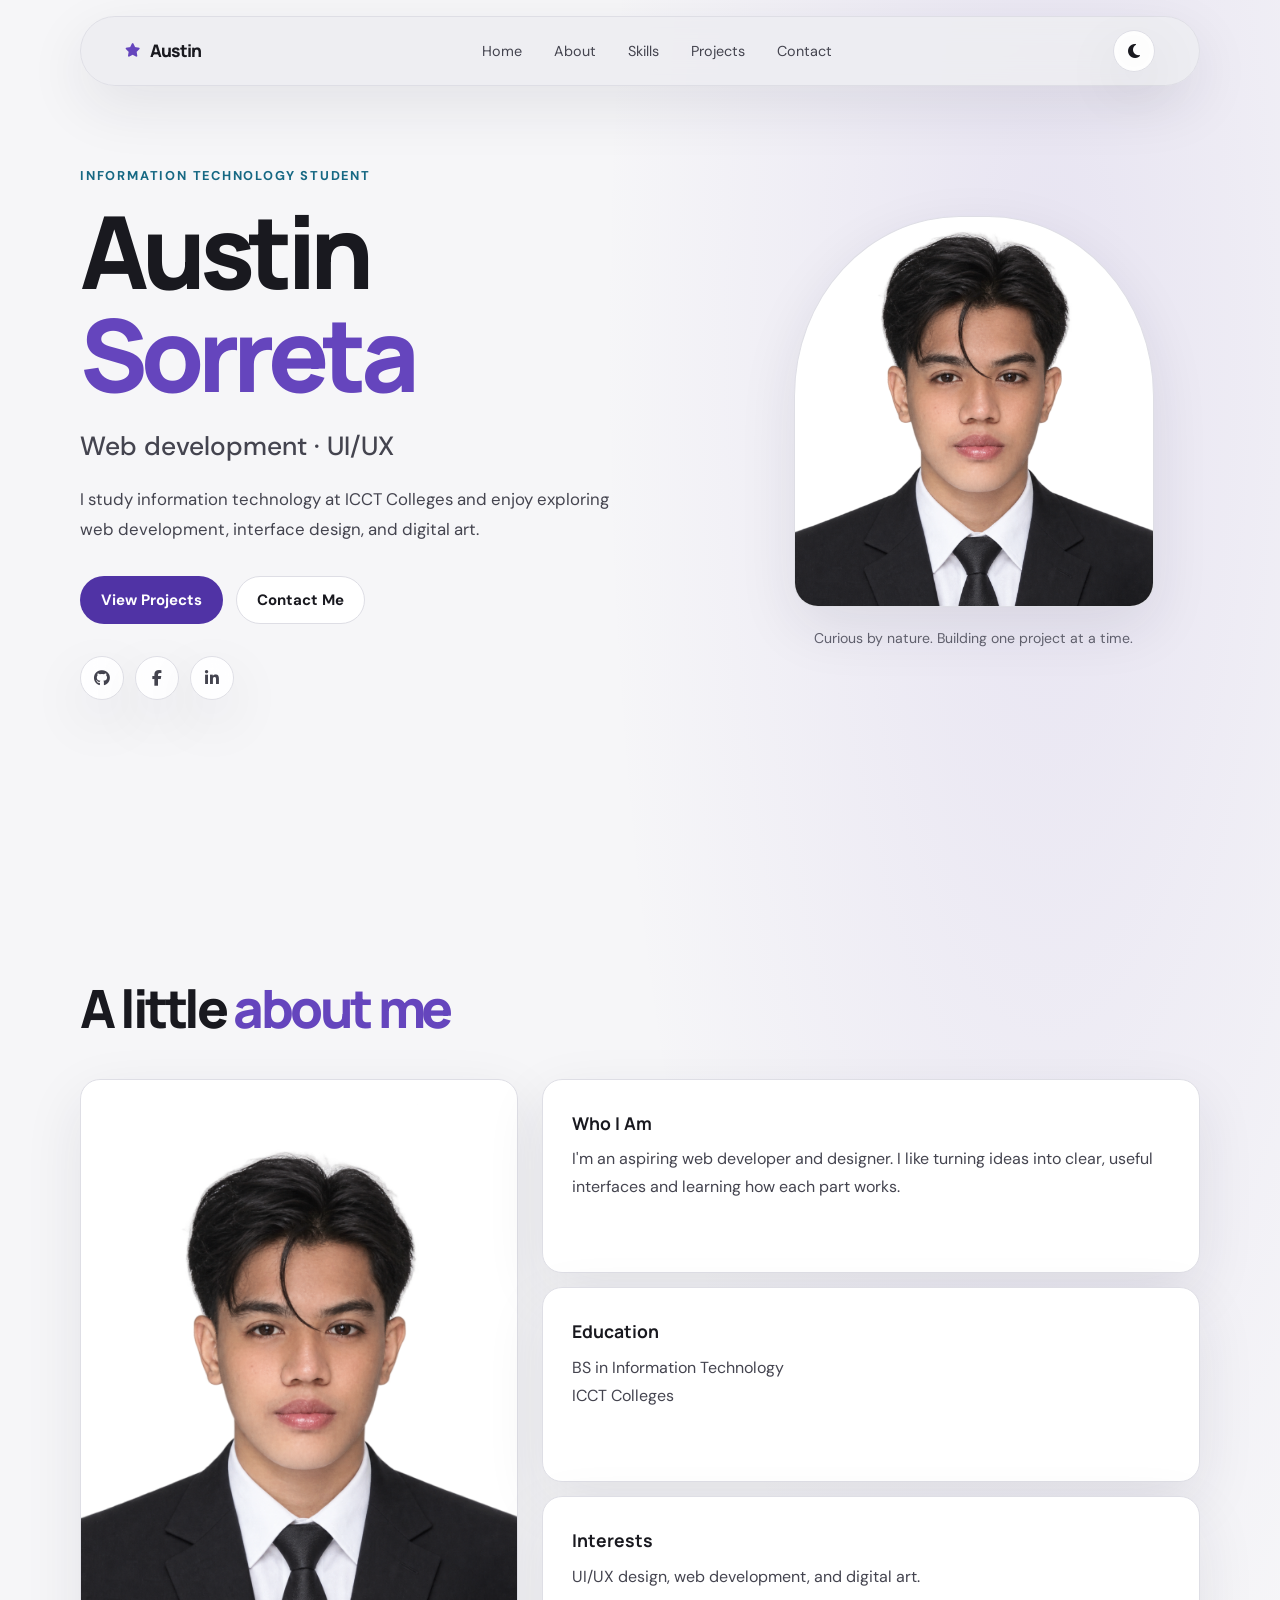
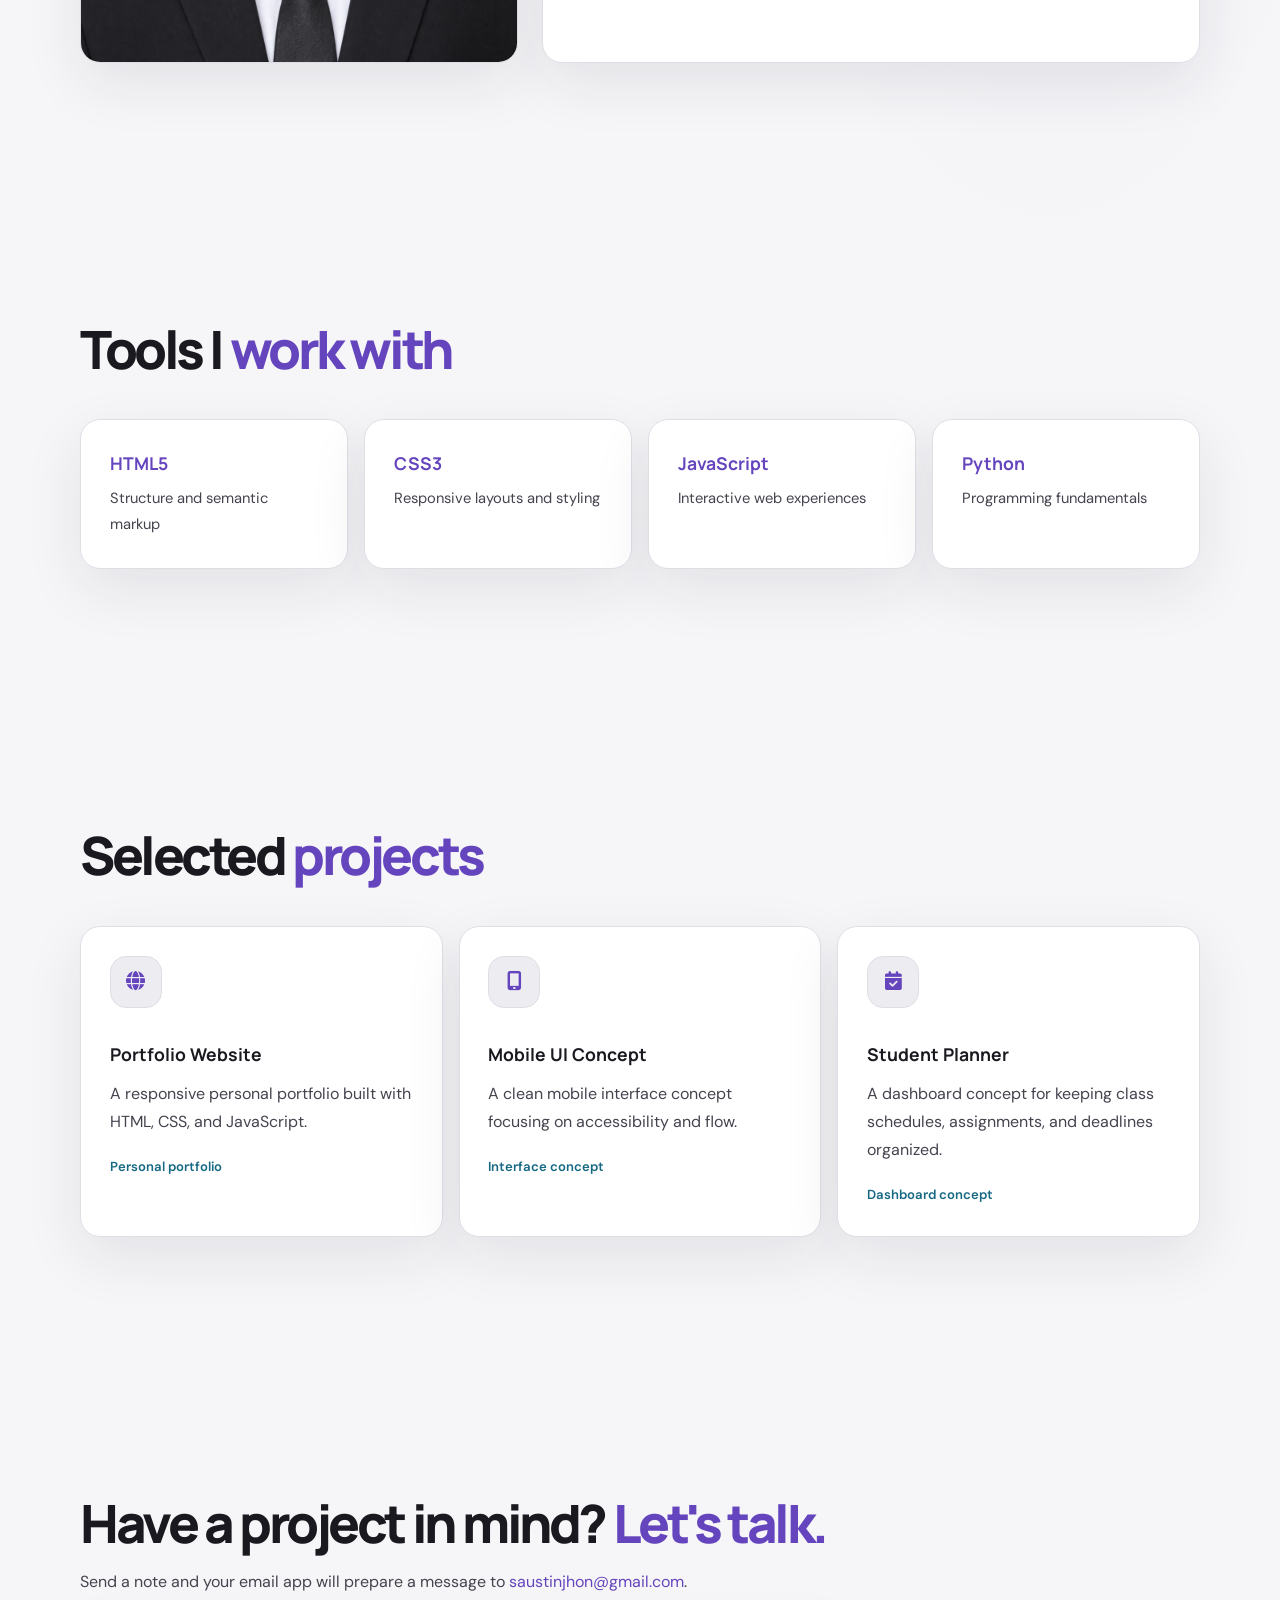
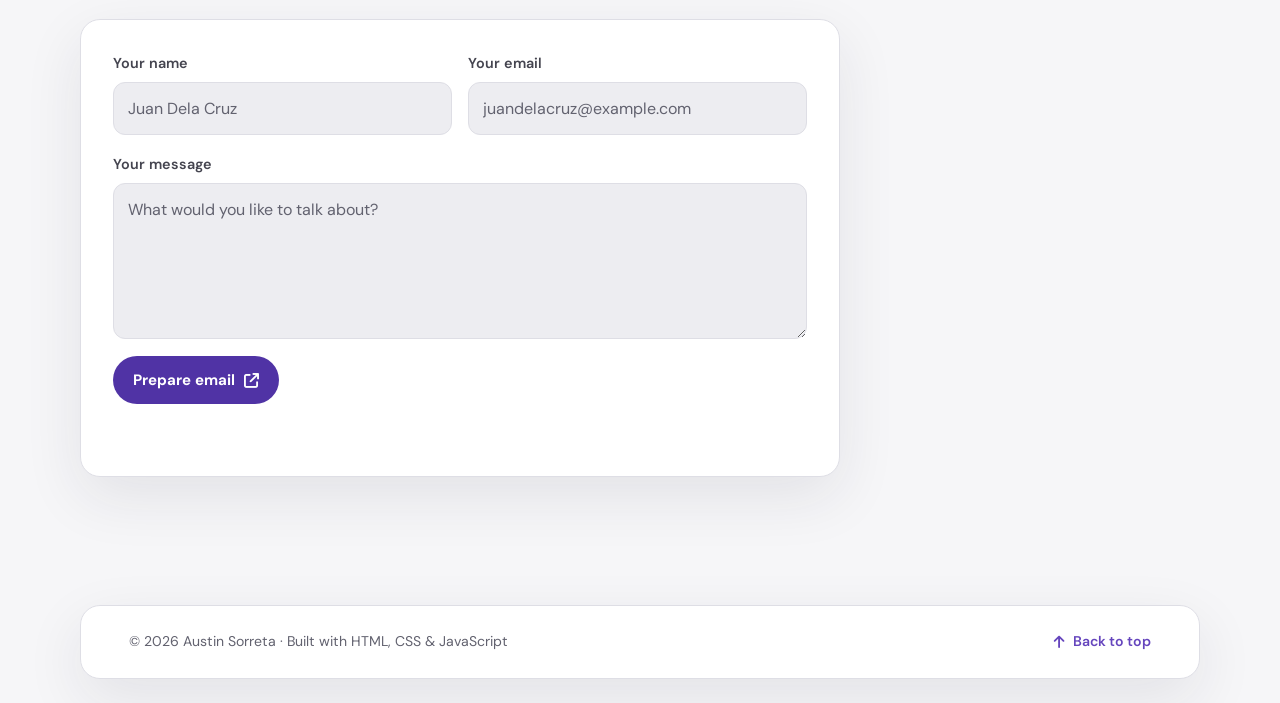
<file: SORRETA, AUSTIN/index.html>
<!DOCTYPE html>
<html lang="en">
  <head>
    <meta charset="UTF-8" />
    <meta name="viewport" content="width=device-width, initial-scale=1.0" />
    <title>Portfolio | Sorreta, Austin</title>
    <meta
      name="description"
      content="Portfolio of Austin Sorreta, an Information Technology student interested in web development and interface design."
    />
    <script>
      try {
        const savedTheme = localStorage.getItem("theme");
        if (savedTheme === "light" || savedTheme === "dark") {
          document.documentElement.dataset.theme = savedTheme;
        }
      } catch (error) {
        console.error("Unable to read the saved theme preference.", error);
      }
    </script>
    <link rel="preconnect" href="https://fonts.googleapis.com" />
    <link rel="preconnect" href="https://fonts.gstatic.com" crossorigin />
    <link
      href="https://fonts.googleapis.com/css2?family=DM+Sans:wght@400;500;600;700&family=Manrope:wght@500;600;700;800&display=swap"
      rel="stylesheet"
    />
    <link
      rel="stylesheet"
      href="https://cdnjs.cloudflare.com/ajax/libs/font-awesome/6.5.2/css/all.min.css"
      crossorigin="anonymous"
      referrerpolicy="no-referrer"
    />
    <link rel="stylesheet" href="style.css" />
  </head>
  <body>
    <a class="skip-link" href="#main">Skip to content</a>
    <header class="header glass">
      <nav class="nav container" aria-label="Primary navigation">
        <a href="#home" class="logo" aria-label="Home">
          <span class="logo-mark" aria-hidden="true"><i class="fa-solid fa-star"></i></span>
          <span class="logo-text">Austin</span>
        </a>

        <ul class="nav-links" id="navLinks">
          <li><a href="#home" class="nav-link">Home</a></li>
          <li><a href="#about" class="nav-link">About</a></li>
          <li><a href="#skills" class="nav-link">Skills</a></li>
          <li><a href="#projects" class="nav-link">Projects</a></li>
          <li><a href="#contact" class="nav-link">Contact</a></li>
        </ul>

        <div class="nav-actions">
          <button id="themeToggle" class="theme-toggle glass" type="button" aria-label="Switch to light theme">
            <i class="icon-sun fa-solid fa-sun" aria-hidden="true"></i>
            <i class="icon-moon fa-solid fa-moon" aria-hidden="true"></i>
          </button>
          <button
            id="menuToggle"
            class="menu-toggle glass"
            type="button"
            aria-label="Open navigation menu"
            aria-controls="navLinks"
            aria-expanded="false"
          >
            <i class="fa-solid fa-bars" aria-hidden="true"></i>
          </button>
        </div>
      </nav>
    </header>

    <main id="main">
      <section id="home" class="hero section container">
        <div class="hero-content">
          <p class="hero-greet reveal">Information Technology student</p>
          <h1 class="hero-name reveal">Austin <span class="accent">Sorreta</span></h1>
          <h2 class="hero-role reveal">
            Web development <span aria-hidden="true">·</span> UI/UX
          </h2>
          <p class="hero-desc reveal">
            I study information technology at ICCT Colleges and enjoy exploring web development, interface design, and digital art.
          </p>

          <div class="hero-buttons reveal">
            <a href="#projects" class="btn btn-primary">View Projects</a>
            <a href="#contact" class="btn btn-ghost">Contact Me</a>
          </div>

          <div class="hero-socials reveal">
            <a href="https://github.com/saustinjhon" class="social glass" target="_blank" rel="noopener noreferrer" aria-label="GitHub">
              <i class="fa-brands fa-github"></i>
            </a>
            <a href="https://facebook.com/saustinjhon" class="social glass" target="_blank" rel="noopener noreferrer" aria-label="Facebook">
              <i class="fa-brands fa-facebook-f"></i>
            </a>
            <a href="https://linkedin.com/in/saustinjhon" class="social glass" target="_blank" rel="noopener noreferrer" aria-label="LinkedIn">
              <i class="fa-brands fa-linkedin-in"></i>
            </a>
          </div>
        </div>

        <div class="hero-visual reveal">
          <div class="profile-pic glass">
            <img src="images/profile.jpg" alt="Portrait of Austin Sorreta" />
          </div>
          <p class="visual-caption">Curious by nature. Building one project at a time.</p>
        </div>
      </section>

      <section id="about" class="section container">
        <h2 class="section-title reveal">A little <span class="accent">about me</span></h2>

        <div class="about-grid">
          <div class="profile-panel glass reveal">
            <img src="images/profile.jpg" alt="Portrait of Austin Sorreta" />
          </div>

          <div class="info-column">
            <article class="glass card reveal">
              <h3>Who I Am</h3>
              <p>
                I'm an aspiring web developer and designer. I like turning ideas into clear, useful interfaces and learning how each part works.
              </p>
            </article>

            <article class="glass card reveal">
              <h3>Education</h3>
              <p>
                BS in Information Technology<br />
                ICCT Colleges
              </p>
            </article>

            <article class="glass card reveal">
              <h3>Interests</h3>
              <p>
                UI/UX design, web development, and digital art.
              </p>
            </article>
          </div>
        </div>
      </section>

      <section id="skills" class="section container">
        <h2 class="section-title reveal">Tools I <span class="accent">work with</span></h2>

        <div class="skills-grid">
          <article class="glass card skill-card reveal">
            <h3>HTML5</h3>
            <p>Structure and semantic markup</p>
          </article>

          <article class="glass card skill-card reveal">
            <h3>CSS3</h3>
            <p>Responsive layouts and styling</p>
          </article>

          <article class="glass card skill-card reveal">
            <h3>JavaScript</h3>
            <p>Interactive web experiences</p>
          </article>

          <article class="glass card skill-card reveal">
            <h3>Python</h3>
            <p>Programming fundamentals</p>
          </article>
        </div>
      </section>

      <section id="projects" class="section container">
        <h2 class="section-title reveal">Selected <span class="accent">projects</span></h2>

        <div class="projects-grid">
          <article class="glass card project-card reveal">
            <div class="project-thumb" aria-hidden="true"><i class="fa-solid fa-globe"></i></div>
            <h3>Portfolio Website</h3>
            <p>A responsive personal portfolio built with HTML, CSS, and JavaScript.</p>
            <p class="project-type">Personal portfolio</p>
          </article>

          <article class="glass card project-card reveal">
            <div class="project-thumb" aria-hidden="true"><i class="fa-solid fa-mobile-screen-button"></i></div>
            <h3>Mobile UI Concept</h3>
            <p>A clean mobile interface concept focusing on accessibility and flow.</p>
            <p class="project-type">Interface concept</p>
          </article>

          <article class="glass card project-card reveal">
            <div class="project-thumb" aria-hidden="true"><i class="fa-solid fa-calendar-check"></i></div>
            <h3>Student Planner</h3>
            <p>A dashboard concept for keeping class schedules, assignments, and deadlines organized.</p>
            <p class="project-type">Dashboard concept</p>
          </article>
        </div>
      </section>

      <section id="contact" class="section container">
        <h2 class="section-title reveal">Have a project in mind? <span class="accent">Let's talk.</span></h2>

        <div class="contact-intro">
          <p>Send a note and your email app will prepare a message to <a href="mailto:saustinjhon@gmail.com">saustinjhon@gmail.com</a>.</p>
        </div>
        <form class="glass contact-form reveal" id="contactForm">
          <div class="form-row">
            <div class="field">
              <label for="name">Your name</label>
              <input type="text" id="name" name="name" autocomplete="name" placeholder="Juan Dela Cruz" required />
            </div>
            <div class="field">
              <label for="email">Your email</label>
              <input type="email" id="email" name="email" autocomplete="email" placeholder="juandelacruz@example.com" required />
            </div>
          </div>
          <div class="field">
            <label for="message">Your message</label>
            <textarea id="message" name="message" rows="5" placeholder="What would you like to talk about?" required></textarea>
          </div>
          <button type="submit" class="btn btn-primary">
            Prepare email <i class="fa-solid fa-arrow-up-right-from-square" aria-hidden="true"></i>
          </button>
          <p class="form-status" id="formStatus" role="status" aria-live="polite"></p>
        </form>
      </section>
    </main>

    <footer class="footer glass">
      <div class="container footer-inner">
        <p>© 2026 Austin Sorreta · Built with HTML, CSS &amp; JavaScript</p>
        <a href="#home" class="back-top" id="backTop"><i class="fa-solid fa-arrow-up" aria-hidden="true"></i> Back to top</a>
      </div>
    </footer>

    <script src="script.js" defer></script>
  </body>
</html>
</file>
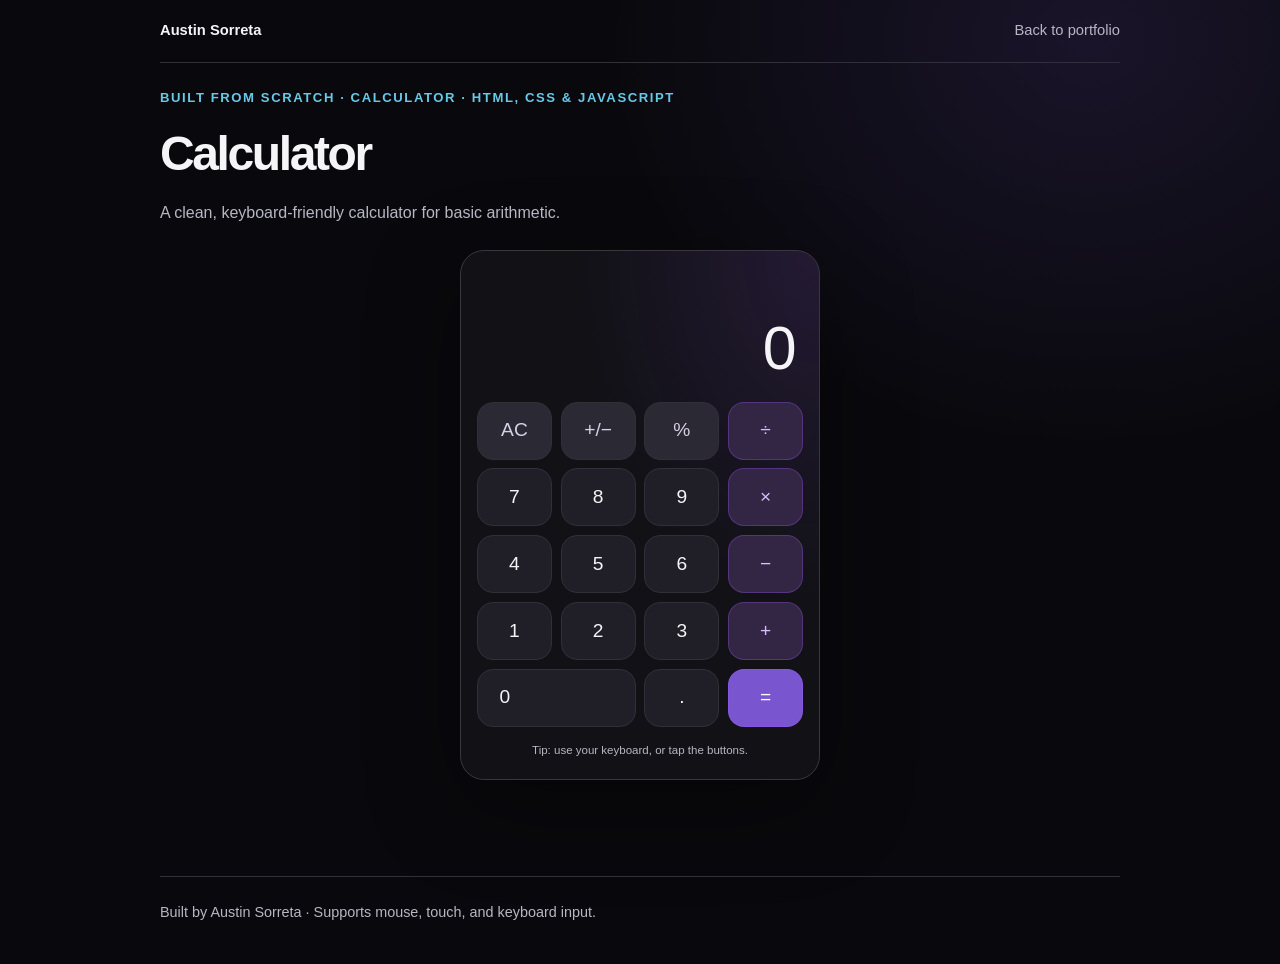
<file: projects/calculator.html>
<!DOCTYPE html>
<html lang="en">
  <head>
    <meta charset="UTF-8" />
    <meta name="viewport" content="width=device-width, initial-scale=1.0" />
    <meta name="description" content="A responsive calculator built by Austin Sorreta with keyboard support." />
    <title>Calculator | Austin Sorreta</title>
    <link rel="stylesheet" href="project-pages.css" />
  </head>
  <body>
    <div class="demo-wrap">
      <nav class="demo-nav" aria-label="Project navigation">
        <a class="demo-brand" href="../index.html">Austin Sorreta</a>
        <a href="../index.html#projects">Back to portfolio</a>
      </nav>

      <main class="demo-section calculator-page">
        <p class="demo-eyebrow">Built from scratch · Calculator · HTML, CSS &amp; JavaScript</p>
        <h1 class="calculator-page-title">Calculator</h1>
        <p class="calculator-description">A clean, keyboard-friendly calculator for basic arithmetic.</p>

        <section class="calculator" aria-label="Calculator">
          <div class="calculator-display" aria-live="polite" aria-atomic="true">
            <span class="calculator-expression" id="calculatorExpression"></span>
            <output class="calculator-result" id="calculatorResult">0</output>
          </div>
          <div class="calculator-keys" id="calculatorKeys">
            <button type="button" class="calculator-key utility" data-action="clear">AC</button>
            <button type="button" class="calculator-key utility" data-action="sign">+/−</button>
            <button type="button" class="calculator-key utility" data-action="percent">%</button>
            <button type="button" class="calculator-key operator" data-operator="÷" aria-label="Divide">÷</button>
            <button type="button" class="calculator-key" data-digit="7">7</button>
            <button type="button" class="calculator-key" data-digit="8">8</button>
            <button type="button" class="calculator-key" data-digit="9">9</button>
            <button type="button" class="calculator-key operator" data-operator="×" aria-label="Multiply">×</button>
            <button type="button" class="calculator-key" data-digit="4">4</button>
            <button type="button" class="calculator-key" data-digit="5">5</button>
            <button type="button" class="calculator-key" data-digit="6">6</button>
            <button type="button" class="calculator-key operator" data-operator="−" aria-label="Subtract">−</button>
            <button type="button" class="calculator-key" data-digit="1">1</button>
            <button type="button" class="calculator-key" data-digit="2">2</button>
            <button type="button" class="calculator-key" data-digit="3">3</button>
            <button type="button" class="calculator-key operator" data-operator="+" aria-label="Add">+</button>
            <button type="button" class="calculator-key calculator-zero" data-digit="0">0</button>
            <button type="button" class="calculator-key" data-action="decimal">.</button>
            <button type="button" class="calculator-key operator calculator-equals" data-action="equals" aria-label="Equals">=</button>
          </div>
          <p class="calculator-help">Tip: use your keyboard, or tap the buttons.</p>
        </section>
      </main>

      <footer class="demo-footer">Built by Austin Sorreta · Supports mouse, touch, and keyboard input.</footer>
    </div>

    <script>
      const resultDisplay = document.getElementById("calculatorResult");
      const expressionDisplay = document.getElementById("calculatorExpression");
      let currentInput = "0";
      let storedValue = null;
      let pendingOperator = null;
      let replaceInput = false;

      function formatNumber(value) {
        if (!Number.isFinite(value)) return "Error";
        const rounded = Number.parseFloat(value.toPrecision(11));
        return String(rounded);
      }

      function updateDisplay() {
        resultDisplay.textContent = currentInput;
        expressionDisplay.textContent = pendingOperator && storedValue !== null
          ? `${formatNumber(storedValue)} ${pendingOperator}`
          : "";
      }

      function clearCalculator() {
        currentInput = "0";
        storedValue = null;
        pendingOperator = null;
        replaceInput = false;
        updateDisplay();
      }

      function enterDigit(digit) {
        if (currentInput === "Error" || replaceInput) {
          currentInput = digit;
          replaceInput = false;
        } else if (currentInput.replace("-", "").length < 12) {
          currentInput = currentInput === "0" ? digit : currentInput + digit;
        }
        updateDisplay();
      }

      function calculate(left, right, operator) {
        if (operator === "+") return left + right;
        if (operator === "−") return left - right;
        if (operator === "×") return left * right;
        if (operator === "÷") return right === 0 ? NaN : left / right;
        return right;
      }

      function chooseOperator(operator) {
        if (currentInput === "Error") clearCalculator();
        const value = Number(currentInput);
        if (pendingOperator && !replaceInput) {
          storedValue = calculate(storedValue, value, pendingOperator);
          currentInput = formatNumber(storedValue);
        } else {
          storedValue = value;
        }
        pendingOperator = operator;
        replaceInput = true;
        updateDisplay();
      }

      function performAction(action) {
        if (action === "clear") {
          clearCalculator();
        } else if (action === "decimal") {
          if (currentInput === "Error" || replaceInput) {
            currentInput = "0.";
            replaceInput = false;
          } else if (!currentInput.includes(".")) {
            currentInput += ".";
          }
          updateDisplay();
        } else if (action === "sign" && currentInput !== "Error") {
          currentInput = formatNumber(Number(currentInput) * -1);
          updateDisplay();
        } else if (action === "percent" && currentInput !== "Error") {
          currentInput = formatNumber(Number(currentInput) / 100);
          updateDisplay();
        } else if (action === "equals" && pendingOperator && storedValue !== null) {
          const result = calculate(storedValue, Number(currentInput), pendingOperator);
          currentInput = formatNumber(result);
          storedValue = null;
          pendingOperator = null;
          replaceInput = true;
          updateDisplay();
        }
      }

      document.getElementById("calculatorKeys").addEventListener("click", (event) => {
        const button = event.target.closest("button");
        if (!button) return;
        if (button.dataset.digit !== undefined) enterDigit(button.dataset.digit);
        else if (button.dataset.operator) chooseOperator(button.dataset.operator);
        else if (button.dataset.action) performAction(button.dataset.action);
      });

      document.addEventListener("keydown", (event) => {
        if (/^\d$/.test(event.key)) enterDigit(event.key);
        else if (event.key === ".") performAction("decimal");
        else if (event.key === "Escape" || event.key.toLowerCase() === "c") performAction("clear");
        else if (event.key === "Enter" || event.key === "=") performAction("equals");
        else if (event.key === "+") chooseOperator("+");
        else if (event.key === "-") chooseOperator("−");
        else if (event.key === "*") chooseOperator("×");
        else if (event.key === "/") {
          event.preventDefault();
          chooseOperator("÷");
        }
        else if (event.key === "%") performAction("percent");
        else return;
        event.preventDefault();
      });

      updateDisplay();
    </script>
  </body>
</html>
</file>
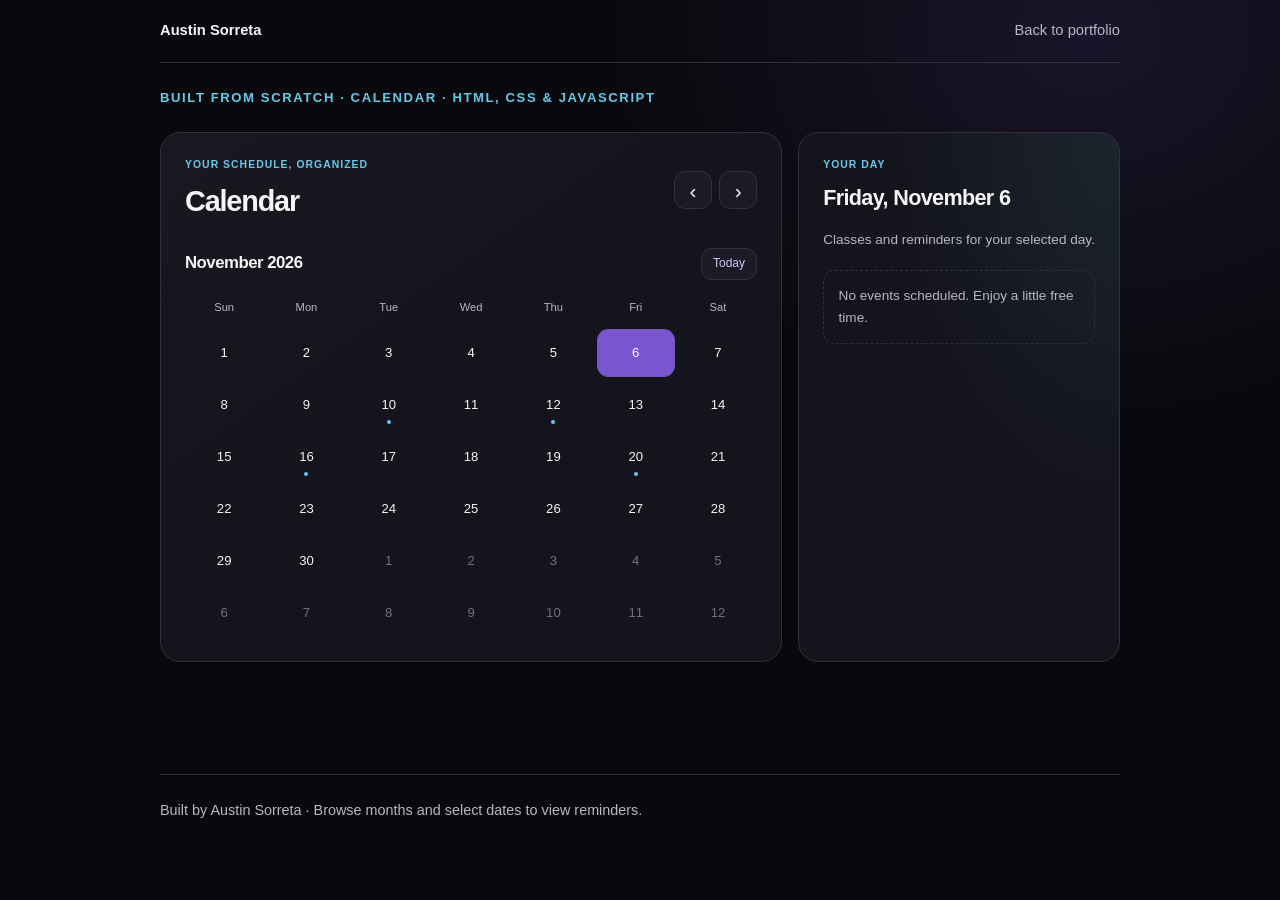
<file: projects/campus-calendar.html>
<!DOCTYPE html>
<html lang="en">
  <head>
    <meta charset="UTF-8" />
    <meta name="viewport" content="width=device-width, initial-scale=1.0" />
    <meta name="description" content="A calendar for study sessions and project reminders, built by Austin Sorreta." />
    <title>Calendar | Austin Sorreta</title>
    <link rel="stylesheet" href="project-pages.css" />
  </head>
  <body>
    <div class="demo-wrap">
      <nav class="demo-nav" aria-label="Project navigation">
        <a class="demo-brand" href="../index.html">Austin Sorreta</a>
        <a href="../index.html#projects">Back to portfolio</a>
      </nav>

      <main class="demo-section">
        <p class="demo-eyebrow">Built from scratch · Calendar · HTML, CSS &amp; JavaScript</p>
        <div class="calendar-layout">
          <section class="calendar-app" aria-label="Calendar">
            <header class="calendar-header">
              <div>
                <p class="calendar-kicker">YOUR SCHEDULE, ORGANIZED</p>
                <h1>Calendar</h1>
              </div>
              <div class="calendar-controls">
                <button class="calendar-nav" id="previousMonth" type="button" aria-label="Previous month">‹</button>
                <button class="calendar-nav" id="nextMonth" type="button" aria-label="Next month">›</button>
              </div>
            </header>

            <div class="calendar-month-row">
              <h2 id="monthLabel" aria-live="polite"></h2>
              <button class="calendar-today" id="todayButton" type="button">Today</button>
            </div>

            <div class="calendar-grid calendar-weekdays" aria-hidden="true">
              <span>Sun</span><span>Mon</span><span>Tue</span><span>Wed</span>
              <span>Thu</span><span>Fri</span><span>Sat</span>
            </div>
            <div class="calendar-grid calendar-days" id="calendarDays" role="group" aria-label="Calendar dates"></div>
          </section>

          <aside class="calendar-events">
            <p class="calendar-kicker">YOUR DAY</p>
            <h2 id="selectedDateLabel">Select a date</h2>
            <p class="calendar-event-intro">Classes and reminders for your selected day.</p>
            <div id="calendarEventList" class="calendar-event-list" aria-live="polite"></div>
          </aside>
        </div>
      </main>

      <footer class="demo-footer">Built by Austin Sorreta · Browse months and select dates to view reminders.</footer>
    </div>

    <script>
      const monthLabel = document.getElementById("monthLabel");
      const daysContainer = document.getElementById("calendarDays");
      const selectedDateLabel = document.getElementById("selectedDateLabel");
      const eventList = document.getElementById("calendarEventList");
      const demoToday = new Date(2026, 10, 6);
      const monthEvents = {
        "2026-11-10": [{ time: "10:00 AM", title: "Portfolio Feedback Circle", place: "Computer Lab" }],
        "2026-11-12": [{ time: "1:30 PM", title: "BSIT Peer Study Session", place: "Student Center" }],
        "2026-11-16": [{ time: "9:00 AM", title: "Database Study Session", place: "Library" }],
        "2026-11-20": [{ time: "2:00 PM", title: "Project Check-in", place: "Room 204" }]
      };
      let displayedMonth = new Date(demoToday.getFullYear(), demoToday.getMonth(), 1);
      let selectedDate = new Date(demoToday);

      function dateKey(date) {
        return `${date.getFullYear()}-${String(date.getMonth() + 1).padStart(2, "0")}-${String(date.getDate()).padStart(2, "0")}`;
      }

      function renderSelectedDate() {
        selectedDateLabel.textContent = new Intl.DateTimeFormat("en", {
          weekday: "long",
          month: "long",
          day: "numeric"
        }).format(selectedDate);
        eventList.replaceChildren();

        const events = monthEvents[dateKey(selectedDate)] || [];
        if (events.length === 0) {
          const empty = document.createElement("p");
          empty.className = "calendar-no-events";
          empty.textContent = "No events scheduled. Enjoy a little free time.";
          eventList.append(empty);
          return;
        }

        events.forEach((event) => {
          const card = document.createElement("article");
          card.className = "calendar-event-card";
          const time = document.createElement("span");
          time.className = "calendar-event-time";
          time.textContent = event.time;
          const title = document.createElement("strong");
          title.textContent = event.title;
          const place = document.createElement("span");
          place.className = "calendar-event-place";
          place.textContent = event.place;
          card.append(time, title, place);
          eventList.append(card);
        });
      }

      function renderCalendar() {
        monthLabel.textContent = new Intl.DateTimeFormat("en", {
          month: "long",
          year: "numeric"
        }).format(displayedMonth);
        daysContainer.replaceChildren();

        const monthStart = new Date(displayedMonth.getFullYear(), displayedMonth.getMonth(), 1);
        const firstVisibleDate = new Date(
          monthStart.getFullYear(),
          monthStart.getMonth(),
          1 - monthStart.getDay()
        );

        for (let index = 0; index < 42; index += 1) {
          const date = new Date(firstVisibleDate);
          date.setDate(firstVisibleDate.getDate() + index);
          const key = dateKey(date);
          const dayButton = document.createElement("button");
          dayButton.type = "button";
          dayButton.className = "calendar-day";
          dayButton.textContent = String(date.getDate());
          dayButton.setAttribute("aria-label", new Intl.DateTimeFormat("en", {
            weekday: "long",
            month: "long",
            day: "numeric",
            year: "numeric"
          }).format(date));
          dayButton.setAttribute("aria-pressed", String(key === dateKey(selectedDate)));

          if (date.getMonth() !== displayedMonth.getMonth()) dayButton.classList.add("outside-month");
          if (key === dateKey(demoToday)) dayButton.classList.add("is-today");
          if (monthEvents[key]) dayButton.classList.add("has-event");

          dayButton.addEventListener("click", () => {
            selectedDate = date;
            if (date.getMonth() !== displayedMonth.getMonth()) {
              displayedMonth = new Date(date.getFullYear(), date.getMonth(), 1);
            }
            renderCalendar();
            renderSelectedDate();
          });
          daysContainer.append(dayButton);
        }
        renderSelectedDate();
      }

      function changeMonth(offset) {
        displayedMonth = new Date(displayedMonth.getFullYear(), displayedMonth.getMonth() + offset, 1);
        const lastDay = new Date(displayedMonth.getFullYear(), displayedMonth.getMonth() + 1, 0).getDate();
        selectedDate = new Date(
          displayedMonth.getFullYear(),
          displayedMonth.getMonth(),
          Math.min(selectedDate.getDate(), lastDay)
        );
        renderCalendar();
      }

      document.getElementById("previousMonth").addEventListener("click", () => {
        changeMonth(-1);
      });
      document.getElementById("nextMonth").addEventListener("click", () => {
        changeMonth(1);
      });
      document.getElementById("todayButton").addEventListener("click", () => {
        displayedMonth = new Date(demoToday.getFullYear(), demoToday.getMonth(), 1);
        selectedDate = new Date(demoToday);
        renderCalendar();
      });

      renderCalendar();
    </script>
  </body>
</html>
</file>
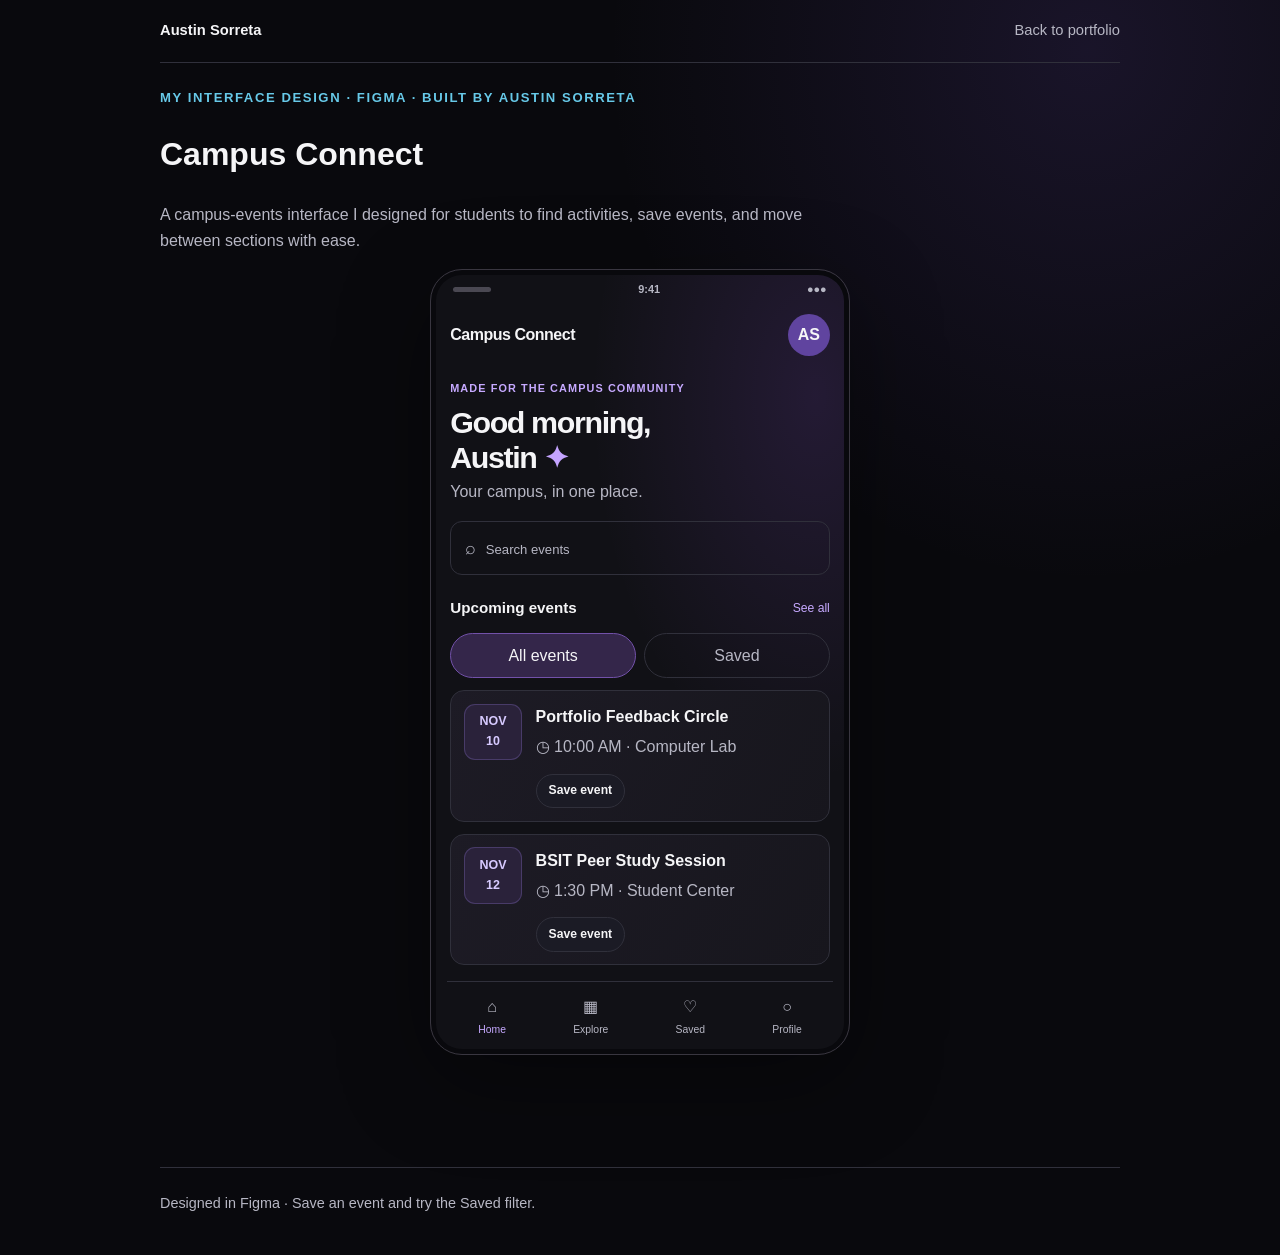
<file: projects/campus-connect.html>
<!DOCTYPE html>
<html lang="en">
  <head>
    <meta charset="UTF-8" />
    <meta name="viewport" content="width=device-width, initial-scale=1.0" />
    <meta name="description" content="Campus Connect, a campus-events interface designed by Austin Sorreta in Figma." />
    <title>Campus Connect | Austin Sorreta</title>
    <link rel="stylesheet" href="project-pages.css" />
  </head>
  <body>
    <div class="demo-wrap">
      <nav class="demo-nav" aria-label="Project navigation">
        <a class="demo-brand" href="../index.html">Austin Sorreta</a>
        <a href="../index.html#projects">Back to portfolio</a>
      </nav>

      <main class="demo-section">
        <p class="demo-eyebrow">My interface design · Figma · Built by Austin Sorreta</p>
        <h1>Campus Connect</h1>
        <p>A campus-events interface I designed for students to find activities, save events, and move between sections with ease.</p>

        <section class="mobile-shell" aria-label="Campus Connect mobile interface">
          <div class="mobile-device-bar"><span></span><span>9:41</span><span>●●●</span></div>
          <header class="mobile-header">
            <h2>Campus Connect</h2>
            <button class="mobile-avatar" type="button" aria-label="Student profile">AS</button>
          </header>

          <div class="mobile-welcome">
            <p class="mobile-date">MADE FOR THE CAMPUS COMMUNITY</p>
            <h2>Good morning,<br />Austin <span aria-hidden="true">✦</span></h2>
            <p>Your campus, in one place.</p>
          </div>

          <div class="mobile-search" aria-label="Search events"><span aria-hidden="true">⌕</span> Search events</div>
          <div class="mobile-section-heading"><h3>Upcoming events</h3><span>See all</span></div>
          <div class="mobile-tabs" role="group" aria-label="Filter campus events">
            <button class="mobile-tab" type="button" data-filter="all" aria-pressed="true">All events</button>
            <button class="mobile-tab" type="button" data-filter="saved" aria-pressed="false">Saved</button>
          </div>

          <div id="eventList">
            <article class="mobile-event" data-event="webinar">
              <span class="event-date">NOV<br />10</span>
              <div>
                <div class="event-title">Portfolio Feedback Circle</div>
                <p><span aria-hidden="true">◷</span> 10:00 AM · Computer Lab</p>
              </div>
              <button class="demo-button event-action" type="button" aria-pressed="false">Save event</button>
            </article>

            <article class="mobile-event" data-event="club">
              <span class="event-date">NOV<br />12</span>
              <div>
                <div class="event-title">BSIT Peer Study Session</div>
                <p><span aria-hidden="true">◷</span> 1:30 PM · Student Center</p>
              </div>
              <button class="demo-button event-action" type="button" aria-pressed="false">Save event</button>
            </article>
          </div>

          <p class="mobile-empty" id="emptyState">No saved events yet. Save an event to see it here.</p>
          <nav class="mobile-bottom-nav" aria-label="Campus Connect sections">
            <span class="active"><span aria-hidden="true">⌂</span> Home</span>
            <span><span aria-hidden="true">▦</span> Explore</span>
            <span><span aria-hidden="true">♡</span> Saved</span>
            <span><span aria-hidden="true">○</span> Profile</span>
          </nav>
        </section>
      </main>

      <footer class="demo-footer">Designed in Figma · Save an event and try the Saved filter.</footer>
    </div>

    <script>
      const eventCards = [...document.querySelectorAll(".mobile-event")];
      const filterButtons = [...document.querySelectorAll(".mobile-tab")];
      const emptyState = document.getElementById("emptyState");
      let activeFilter = "all";

      function updateEvents() {
        let visibleCount = 0;
        eventCards.forEach((card) => {
          const isSaved = card.querySelector(".event-action").getAttribute("aria-pressed") === "true";
          const isVisible = activeFilter === "all" || isSaved;
          card.hidden = !isVisible;
          if (isVisible) visibleCount += 1;
        });
        emptyState.style.display = visibleCount === 0 ? "block" : "none";
      }

      filterButtons.forEach((button) => {
        button.addEventListener("click", () => {
          activeFilter = button.dataset.filter;
          filterButtons.forEach((tab) => tab.setAttribute("aria-pressed", String(tab === button)));
          updateEvents();
        });
      });

      document.querySelectorAll(".event-action").forEach((button) => {
        button.addEventListener("click", () => {
          const isSaved = button.getAttribute("aria-pressed") !== "true";
          button.setAttribute("aria-pressed", String(isSaved));
          button.textContent = isSaved ? "Saved" : "Save event";
          updateEvents();
        });
      });
    </script>
  </body>
</html>
</file>
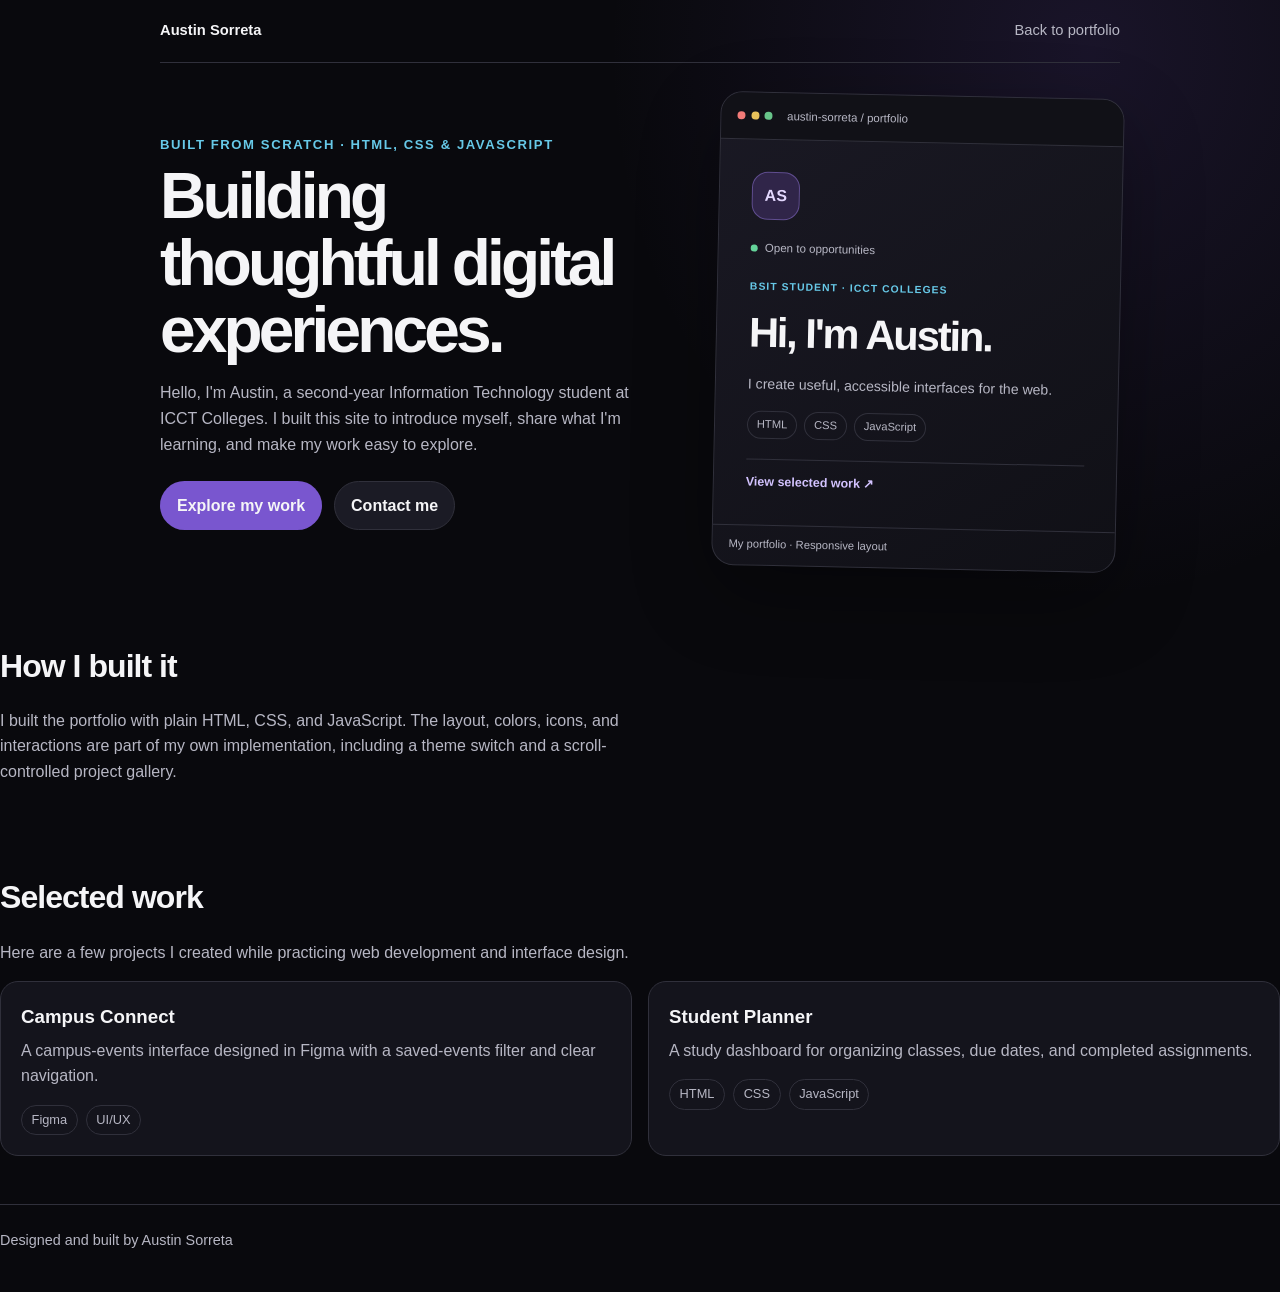
<file: projects/portfolio.html>
<!DOCTYPE html>
<html lang="en">
  <head>
    <meta charset="UTF-8" />
    <meta name="viewport" content="width=device-width, initial-scale=1.0" />
    <meta name="description" content="Austin Sorreta's personal portfolio, built with HTML, CSS, and JavaScript." />
    <title>Portfolio Website | Austin Sorreta</title>
    <link rel="stylesheet" href="project-pages.css" />
  </head>
  <body>
    <div class="demo-wrap">
      <nav class="demo-nav" aria-label="Project navigation">
        <a class="demo-brand" href="../index.html">Austin Sorreta</a>
        <a href="../index.html#projects">Back to portfolio</a>
      </nav>

      <main>
        <section class="portfolio-hero-layout">
          <div class="demo-hero">
            <p class="demo-eyebrow">Built from scratch · HTML, CSS &amp; JavaScript</p>
            <h1>Building thoughtful digital experiences.</h1>
            <p>
              Hello, I'm Austin, a second-year Information Technology student at ICCT Colleges.
              I built this site to introduce myself, share what I'm learning, and make my work easy to explore.
            </p>
            <div class="demo-actions">
              <a class="demo-button demo-button-primary" href="#work">Explore my work</a>
              <a class="demo-button" href="mailto:saustinjhon@gmail.com">Contact me</a>
            </div>
          </div>
          <aside class="portfolio-preview" aria-label="Portfolio hero design preview">
            <div class="preview-toolbar">
              <span class="preview-dot"></span><span class="preview-dot"></span><span class="preview-dot"></span>
              <span class="preview-url">austin-sorreta / portfolio</span>
            </div>
            <div class="portfolio-preview-body">
              <div class="preview-avatar">AS</div>
              <span class="preview-status"><span></span> Open to opportunities</span>
              <p class="preview-kicker">BSIT STUDENT · ICCT COLLEGES</p>
              <h2>Hi, I'm Austin.</h2>
              <p class="preview-copy">I create useful, accessible interfaces for the web.</p>
              <div class="preview-skill-row"><span>HTML</span><span>CSS</span><span>JavaScript</span></div>
              <div class="preview-action-row"><span>View selected work <span aria-hidden="true">↗</span></span></div>
            </div>
            <p class="preview-caption">My portfolio · Responsive layout</p>
          </aside>
          </div>
        </section>

        <section class="demo-section" id="about">
          <h2>How I built it</h2>
          <p>
            I built the portfolio with plain HTML, CSS, and JavaScript. The layout, colors, icons,
            and interactions are part of my own implementation, including a theme switch and a
            scroll-controlled project gallery.
          </p>
        </section>

        <section class="demo-section" id="work">
          <h2>Selected work</h2>
          <p>Here are a few projects I created while practicing web development and interface design.</p>
          <div class="demo-grid">
            <article class="demo-card">
              <h3>Campus Connect</h3>
              <p>A campus-events interface designed in Figma with a saved-events filter and clear navigation.</p>
              <ul class="demo-tags"><li>Figma</li><li>UI/UX</li></ul>
            </article>
            <article class="demo-card">
              <h3>Student Planner</h3>
              <p>A study dashboard for organizing classes, due dates, and completed assignments.</p>
              <ul class="demo-tags"><li>HTML</li><li>CSS</li><li>JavaScript</li></ul>
            </article>
          </div>
        </section>
      </main>

      <footer class="demo-footer">Designed and built by Austin Sorreta</footer>
    </div>
  </body>
</html>
</file>
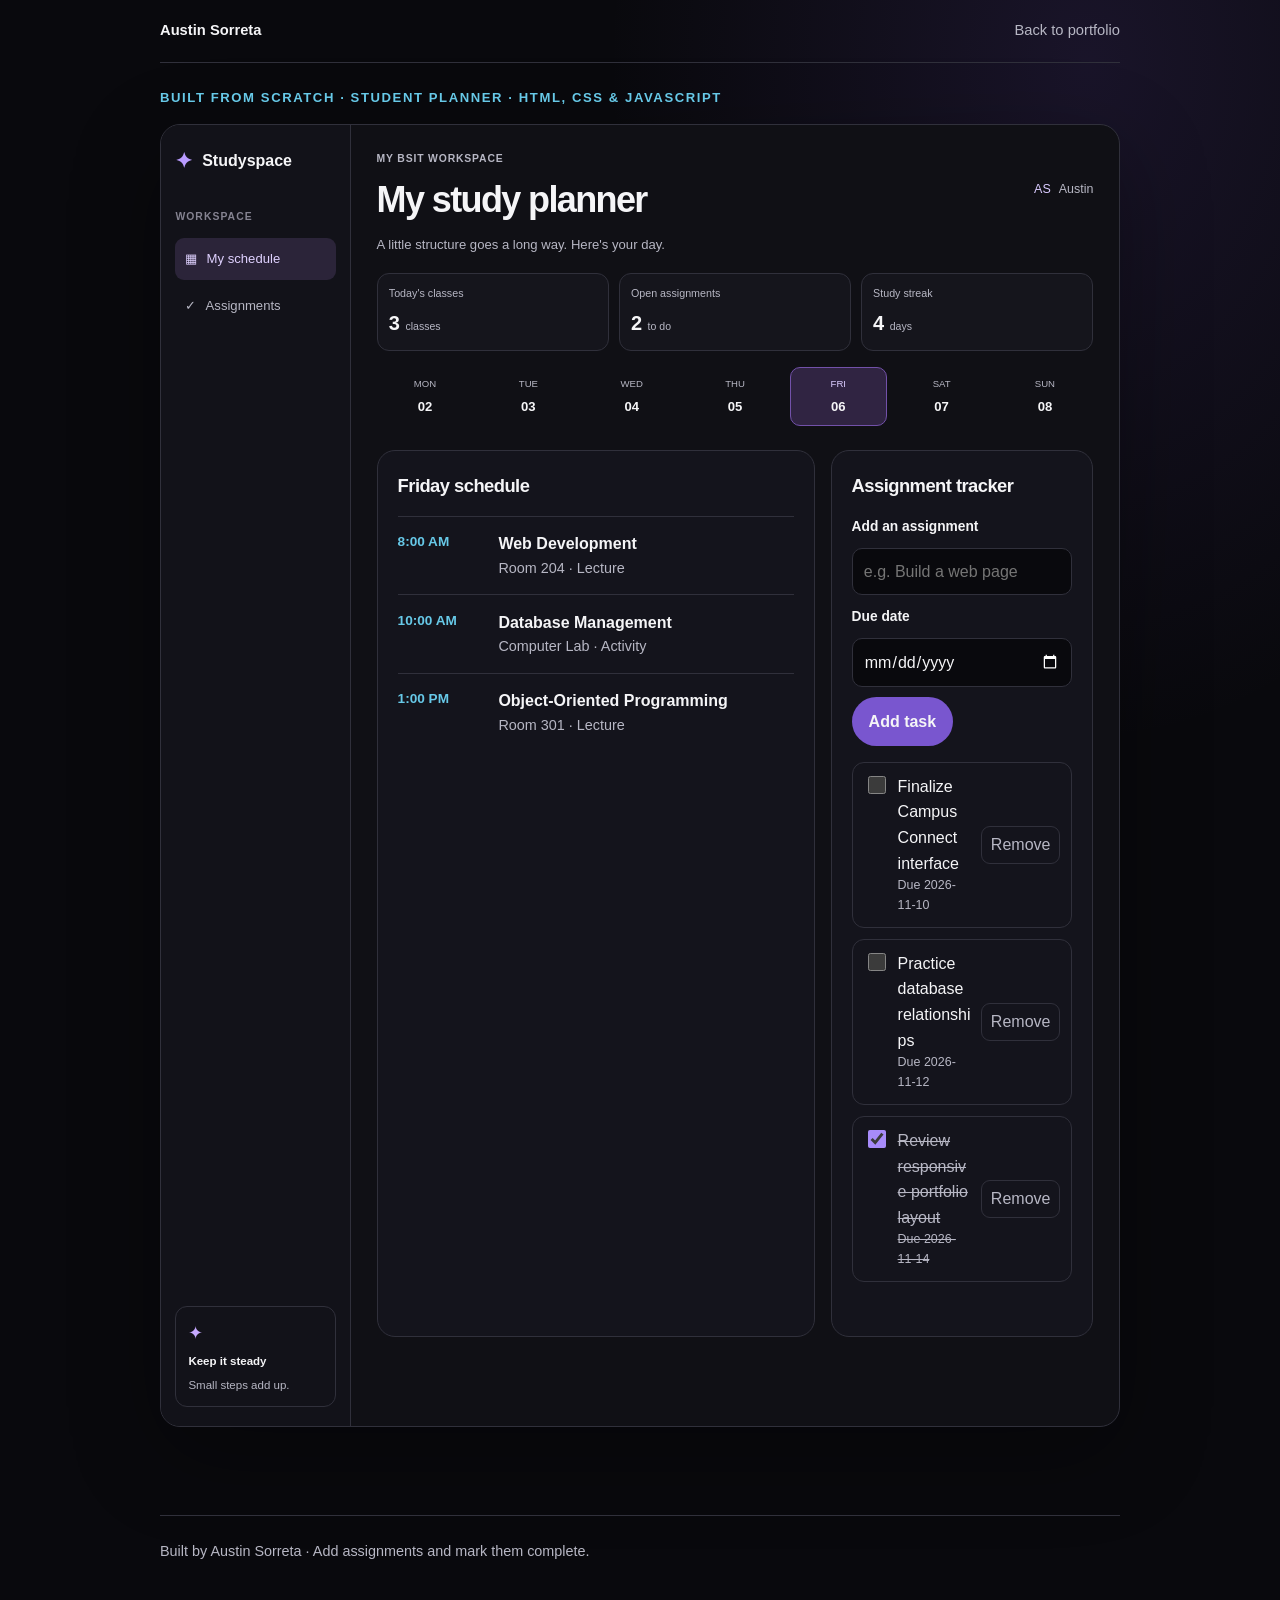
<file: projects/student-planner.html>
<!DOCTYPE html>
<html lang="en">
  <head>
    <meta charset="UTF-8" />
    <meta name="viewport" content="width=device-width, initial-scale=1.0" />
    <meta name="description" content="A student schedule and assignment planner built by Austin Sorreta." />
    <title>Student Planner | Austin Sorreta</title>
    <link rel="stylesheet" href="project-pages.css" />
  </head>
  <body>
    <div class="demo-wrap">
      <nav class="demo-nav" aria-label="Project navigation">
        <a class="demo-brand" href="../index.html">Austin Sorreta</a>
        <a href="../index.html#projects">Back to portfolio</a>
      </nav>

      <main class="demo-section">
        <p class="demo-eyebrow">Built from scratch · Student Planner · HTML, CSS &amp; JavaScript</p>
        <div class="planner-app">
          <aside class="planner-sidebar">
            <a class="planner-logo" href="../index.html"><span>✦</span> Studyspace</a>
            <p class="planner-side-label">WORKSPACE</p>
            <a class="planner-side-link active" href="#scheduleTitle"><span>▦</span> My schedule</a>
            <a class="planner-side-link" href="#assignmentTitle"><span>✓</span> Assignments</a>
            <div class="planner-sidebar-note">
              <span class="planner-note-icon">✦</span>
              <strong>Keep it steady</strong>
              <span>Small steps add up.</span>
            </div>
          </aside>
          <div class="planner-main">
            <div class="planner-heading">
              <div><p class="planner-date">MY BSIT WORKSPACE</p><h1>My study planner</h1></div>
              <span class="planner-user">AS <span>Austin</span></span>
            </div>
            <p class="planner-subtitle">A little structure goes a long way. Here's your day.</p>
            <div class="planner-stats" aria-label="Study overview">
              <div><span>Today's classes</span><strong>3 <small>classes</small></strong></div>
              <div><span>Open assignments</span><strong id="openAssignmentCount">2 <small>to do</small></strong></div>
              <div><span>Study streak</span><strong>4 <small>days</small></strong></div>
            </div>
            <div class="planner-week" aria-label="Selected day of the week">
              <span>MON <b>02</b></span><span>TUE <b>03</b></span><span>WED <b>04</b></span>
              <span>THU <b>05</b></span><span class="selected">FRI <b>06</b></span>
              <span>SAT <b>07</b></span><span>SUN <b>08</b></span>
            </div>

            <div class="planner-layout">
              <section class="planner-panel" aria-labelledby="scheduleTitle">
                <h2 id="scheduleTitle">Friday schedule</h2>
                <div class="schedule-item">
                  <span class="schedule-time">8:00 AM</span>
                  <div><strong>Web Development</strong><p>Room 204 · Lecture</p></div>
                </div>
                <div class="schedule-item">
                  <span class="schedule-time">10:00 AM</span>
                  <div><strong>Database Management</strong><p>Computer Lab · Activity</p></div>
                </div>
                <div class="schedule-item">
                  <span class="schedule-time">1:00 PM</span>
                  <div><strong>Object-Oriented Programming</strong><p>Room 301 · Lecture</p></div>
                </div>
              </section>

              <section class="planner-panel" aria-labelledby="assignmentTitle">
                <h2 id="assignmentTitle">Assignment tracker</h2>
                <form class="assignment-form" id="assignmentForm">
                  <label for="assignmentName">Add an assignment</label>
                  <input id="assignmentName" name="assignment" type="text" maxlength="80" placeholder="e.g. Build a web page" required />
                  <label for="assignmentDue">Due date</label>
                  <input id="assignmentDue" name="due" type="date" required />
                  <button class="demo-button demo-button-primary" type="submit">Add task</button>
                </form>
                <ul class="task-list" id="taskList" aria-label="Assignments"></ul>
                <p class="planner-status" id="plannerStatus" role="status" aria-live="polite"></p>
              </section>
            </div>
          </div>
        </div>
      </main>

      <footer class="demo-footer">Built by Austin Sorreta · Add assignments and mark them complete.</footer>
    </div>

    <script>
      const storageKey = "austin-studyspace-tasks-v1";
      const starterTasks = [
        { id: "task-web", name: "Finalize Campus Connect interface", due: "2026-11-10", done: false },
        { id: "task-db", name: "Practice database relationships", due: "2026-11-12", done: false },
        { id: "task-ux", name: "Review responsive portfolio layout", due: "2026-11-14", done: true }
      ];
      const taskList = document.getElementById("taskList");
      const form = document.getElementById("assignmentForm");
      const status = document.getElementById("plannerStatus");
      let tasks = starterTasks;

      try {
        const savedTasks = localStorage.getItem(storageKey);
        if (savedTasks) {
          const parsedTasks = JSON.parse(savedTasks);
          if (Array.isArray(parsedTasks) && parsedTasks.every((task) =>
            task && typeof task.id === "string" && typeof task.name === "string" &&
            typeof task.due === "string" && typeof task.done === "boolean"
          )) {
            tasks = parsedTasks;
          }
        }
      } catch (error) {
        console.error("Unable to load saved planner tasks.", error);
        status.textContent = "Could not load saved tasks; showing the starter assignments.";
      }

      function saveTasks() {
        try {
          localStorage.setItem(storageKey, JSON.stringify(tasks));
        } catch (error) {
          console.error("Unable to save planner tasks.", error);
          status.textContent = "Changes are visible, but could not be saved in this browser.";
        }
      }

      function renderTasks() {
        taskList.replaceChildren();
        const openTasks = tasks.filter((task) => !task.done).length;
        document.getElementById("openAssignmentCount").innerHTML =
          `${openTasks} <small>to do</small>`;
        tasks.forEach((task) => {
          const item = document.createElement("li");
          item.className = `task-item${task.done ? " task-done" : ""}`;

          const label = document.createElement("label");
          label.className = "task-label";
          const checkbox = document.createElement("input");
          checkbox.type = "checkbox";
          checkbox.checked = task.done;
          checkbox.setAttribute("aria-label", `Mark ${task.name} complete`);
          checkbox.addEventListener("change", () => {
            task.done = checkbox.checked;
            saveTasks();
            renderTasks();
          });

          const taskText = document.createElement("span");
          taskText.className = "task-name";
          taskText.textContent = task.name;
          const dueText = document.createElement("span");
          dueText.className = "task-due";
          dueText.textContent = `Due ${task.due}`;
          taskText.append(dueText);
          label.append(checkbox, taskText);

          const removeButton = document.createElement("button");
          removeButton.className = "task-delete";
          removeButton.type = "button";
          removeButton.textContent = "Remove";
          removeButton.setAttribute("aria-label", `Remove ${task.name}`);
          removeButton.addEventListener("click", () => {
            tasks = tasks.filter((entry) => entry.id !== task.id);
            saveTasks();
            renderTasks();
            status.textContent = "Assignment removed.";
          });

          item.append(label, removeButton);
          taskList.append(item);
        });
      }

      form.addEventListener("submit", (event) => {
        event.preventDefault();
        const formData = new FormData(form);
        const name = String(formData.get("assignment") || "").trim();
        const due = String(formData.get("due") || "");
        if (!name || !due) {
          status.textContent = "Enter an assignment name and due date.";
          return;
        }

        tasks.push({ id: `task-${Date.now()}`, name, due, done: false });
        saveTasks();
        renderTasks();
        form.reset();
        status.textContent = "Assignment added.";
        document.getElementById("assignmentName").focus();
      });

      renderTasks();
    </script>
  </body>
</html>
</file>
<file: style.css>
:root {
  color-scheme: dark;
  --bg: #050505;
  --bg-secondary: #0b0b0f;
  --surface: #121218;
  --surface-raised: #18181f;
  --text: #f5f5f7;
  --text-soft: #c3c3cc;
  --muted: #a1a1aa;
  --line: #292930;
  --accent: #a78bfa;
  --accent-strong: #8b6be8;
  --accent-cool: #67c9e8;
  --focus: #c4b5fd;
  --shadow: 0 20px 60px rgba(0, 0, 0, 0.28);
  --transition: 220ms ease;
  --radius: 20px;
}

html[data-theme="light"] {
  color-scheme: light;
  --bg: #f6f6f8;
  --bg-secondary: #ededf1;
  --surface: #ffffff;
  --surface-raised: #fafafd;
  --text: #19191f;
  --text-soft: #44444f;
  --muted: #62626f;
  --line: #dedee5;
  --accent: #6545bd;
  --accent-strong: #5033a5;
  --accent-cool: #166883;
  --focus: #5033a5;
  --shadow: 0 20px 60px rgba(37, 32, 58, 0.09);
}

@media (prefers-color-scheme: light) {
  :root:not([data-theme]) {
    color-scheme: light;
    --bg: #f6f6f8;
    --bg-secondary: #ededf1;
    --surface: #ffffff;
    --surface-raised: #fafafd;
    --text: #19191f;
    --text-soft: #44444f;
    --muted: #62626f;
    --line: #dedee5;
    --accent: #6545bd;
    --accent-strong: #5033a5;
    --accent-cool: #166883;
    --focus: #5033a5;
    --shadow: 0 20px 60px rgba(37, 32, 58, 0.09);
  }
}

* {
  box-sizing: border-box;
}

html {
  scroll-behavior: smooth;
  scroll-padding-top: 6rem;
}

body {
  min-width: 320px;
  min-height: 100vh;
  margin: 0;
  overflow-x: hidden;
  background:
    radial-gradient(ellipse at 82% 9%, rgba(111, 78, 189, 0.11), transparent 28rem),
    var(--bg);
  color: var(--text);
  font-family: "DM Sans", "Segoe UI", sans-serif;
  line-height: 1.6;
  transition: background-color var(--transition), color var(--transition);
}

::selection {
  background: rgba(167, 139, 250, 0.28);
  color: var(--text);
}

img {
  display: block;
  max-width: 100%;
}

a {
  color: inherit;
  text-decoration: none;
}

button,
input,
textarea {
  font: inherit;
}

button,
a,
input,
textarea {
  -webkit-tap-highlight-color: transparent;
}

:focus-visible {
  outline: 3px solid var(--focus);
  outline-offset: 4px;
}

.container {
  width: min(1120px, calc(100% - 48px));
  margin-inline: auto;
}

.skip-link {
  position: fixed;
  z-index: 20;
  top: 0.75rem;
  left: 0.75rem;
  padding: 0.7rem 1rem;
  transform: translateY(-160%);
  border-radius: 10px;
  background: var(--surface);
  color: var(--text);
}

.skip-link:focus {
  transform: translateY(0);
}

.section {
  padding-block: clamp(5rem, 10vw, 8rem);
}

.accent {
  color: var(--accent);
}

.glass {
  border: 1px solid var(--line);
  background: var(--surface);
  background: color-mix(in srgb, var(--surface) 90%, transparent);
  box-shadow: var(--shadow);
}

@supports (backdrop-filter: blur(1px)) {
  .glass {
    backdrop-filter: blur(12px);
    -webkit-backdrop-filter: blur(12px);
  }
}

.header {
  position: fixed;
  z-index: 10;
  inset: 16px 0 auto;
  width: min(1120px, calc(100% - 32px));
  margin-inline: auto;
  border-radius: 999px;
  background: color-mix(in srgb, var(--bg-secondary) 92%, transparent);
}

.nav {
  position: relative;
  display: flex;
  min-height: 68px;
  align-items: center;
  justify-content: space-between;
  gap: 1.5rem;
  padding-inline: 1.25rem;
}

.logo {
  display: inline-flex;
  align-items: center;
  gap: 0.65rem;
  flex: 0 0 auto;
  font-family: "Manrope", sans-serif;
  font-size: 1.08rem;
  font-weight: 800;
  letter-spacing: -0.04em;
}

.logo-mark {
  color: var(--accent);
  font-size: 0.85rem;
}

.nav-links {
  display: flex;
  align-items: center;
  gap: clamp(1rem, 2.7vw, 2rem);
  margin: 0;
  padding: 0;
  list-style: none;
}

.nav-link {
  color: var(--text-soft);
  font-size: 0.9rem;
  transition: color var(--transition);
}

.nav-link:hover,
.nav-link:focus-visible {
  color: var(--accent);
}

.nav-actions {
  display: flex;
  flex: 0 0 auto;
  align-items: center;
  gap: 0.55rem;
}

.theme-toggle,
.menu-toggle {
  display: grid;
  width: 42px;
  height: 42px;
  flex: 0 0 auto;
  place-items: center;
  border-radius: 50%;
  color: var(--text);
  cursor: pointer;
  transition: color var(--transition), background-color var(--transition), border-color var(--transition), transform var(--transition);
}

.theme-toggle:hover,
.menu-toggle:hover {
  transform: translateY(-2px);
  border-color: var(--accent);
  color: var(--accent);
}

.icon-moon {
  display: none;
}

html[data-theme="light"] .icon-sun {
  display: none;
}

html[data-theme="light"] .icon-moon {
  display: inline-block;
}

@media (prefers-color-scheme: light) {
  :root:not([data-theme]) .icon-sun {
    display: none;
  }

  :root:not([data-theme]) .icon-moon {
    display: inline-block;
  }
}

.menu-toggle {
  display: none;
}

.hero {
  display: grid;
  min-height: min(850px, 100svh);
  grid-template-columns: minmax(0, 1.1fr) minmax(260px, 0.9fr);
  align-items: center;
  gap: clamp(3rem, 9vw, 8rem);
  padding-top: 9rem;
}

.hero-content {
  max-width: 640px;
}

.hero-greet {
  margin: 0 0 0.9rem;
  color: var(--accent-cool);
  font-size: 0.8rem;
  font-weight: 700;
  letter-spacing: 0.14em;
  text-transform: uppercase;
}

.hero-name,
.section-title {
  margin: 0;
  font-family: "Manrope", sans-serif;
  font-weight: 800;
  letter-spacing: -0.065em;
}

.hero-name {
  max-width: 700px;
  font-size: clamp(3.1rem, 8vw, 6.3rem);
  line-height: 1.02;
}

.hero-role {
  min-height: 2.2rem;
  margin: 1.2rem 0 1rem;
  color: var(--text-soft);
  font-size: clamp(1.15rem, 2.5vw, 1.65rem);
  font-weight: 500;
}

.cursor {
  color: var(--accent);
}

.hero-desc {
  max-width: 540px;
  margin: 0;
  color: var(--text-soft);
  font-size: 1.05rem;
  line-height: 1.8;
}

.hero-buttons {
  display: flex;
  flex-wrap: wrap;
  gap: 0.8rem;
  margin-top: 2rem;
}

.btn {
  display: inline-flex;
  min-height: 48px;
  align-items: center;
  justify-content: center;
  gap: 0.55rem;
  padding: 0.7rem 1.25rem;
  border: 1px solid transparent;
  border-radius: 999px;
  font-size: 0.94rem;
  font-weight: 700;
  transition: transform var(--transition), background-color var(--transition), border-color var(--transition), box-shadow var(--transition);
}

.btn:hover {
  transform: translateY(-2px);
}

.btn-primary {
  background: var(--accent-strong);
  color: #fff;
}

.btn-primary:hover {
  background: var(--accent);
  box-shadow: 0 8px 24px rgba(139, 107, 232, 0.2);
}

.btn-ghost {
  border-color: var(--line);
  background: var(--surface);
  color: var(--text);
}

.btn-ghost:hover {
  border-color: var(--accent);
}

.hero-socials {
  display: flex;
  align-items: center;
  gap: 0.7rem;
  margin-top: 2rem;
}

.social {
  display: grid;
  width: 44px;
  height: 44px;
  place-items: center;
  border-radius: 50%;
  color: var(--text-soft);
  transition: color var(--transition), border-color var(--transition), transform var(--transition);
}

.social:hover {
  transform: translateY(-2px);
  border-color: var(--accent);
  color: var(--accent);
}

.hero-visual {
  display: grid;
  justify-items: center;
  gap: 1.25rem;
}

.profile-pic {
  width: min(100%, 360px);
  aspect-ratio: 0.92;
  overflow: hidden;
  border-radius: 46% 46% 24px 24px;
  background: var(--surface);
}

.profile-pic img {
  width: 100%;
  height: 100%;
  object-fit: cover;
}

.visual-caption {
  margin: 0;
  color: var(--muted);
  font-size: 0.88rem;
  text-align: center;
}

.section-title {
  margin-bottom: 2.5rem;
  font-size: clamp(2rem, 5vw, 3.3rem);
  line-height: 1.15;
}

.about-grid {
  display: grid;
  grid-template-columns: minmax(230px, 0.8fr) minmax(0, 1.2fr);
  align-items: stretch;
  gap: 1.5rem;
}

.profile-panel {
  min-height: 100%;
  overflow: hidden;
  border-radius: var(--radius);
  background: var(--surface);
}

.profile-panel img {
  width: 100%;
  height: 100%;
  min-height: 320px;
  object-fit: cover;
}

.info-column {
  display: grid;
  gap: 0.9rem;
}

.card {
  padding: clamp(1.25rem, 3vw, 1.8rem);
  border: 1px solid var(--line);
  border-radius: var(--radius);
  background: var(--surface);
  transition: transform var(--transition), border-color var(--transition), background-color var(--transition), box-shadow var(--transition);
}

.card:hover {
  transform: translateY(-3px);
  border-color: color-mix(in srgb, var(--accent) 48%, var(--line));
}

.card h3 {
  margin: 0 0 0.55rem;
  font-family: "Manrope", sans-serif;
  font-size: 1.1rem;
  font-weight: 700;
}

.card p {
  margin: 0;
  color: var(--text-soft);
  line-height: 1.75;
}

.card .card-detail {
  margin-top: 0.65rem;
}

.education-entry + .education-entry {
  margin-top: 0.75rem;
}

/* Keep coursework and tech stack items readable as compact, wrapping tags. */
.education-entry h4 {
  margin: 0 0 0.3rem;
  font-family: "Manrope", sans-serif;
  font-size: 0.96rem;
}

.education-entry .education-meta {
  color: var(--text-soft);
  font-size: 0.92rem;
}

.education-entry .education-meta + .education-meta {
  margin-top: 0.2rem;
}

.academic-list,
.project-highlights {
  margin: 0.65rem 0 0;
  padding-left: 1.15rem;
  color: var(--text-soft);
  font-size: 0.9rem;
  line-height: 1.6;
}

.academic-list li + li,
.project-highlights li + li {
  margin-top: 0.35rem;
}

.coursework-list,
.stack-list {
  display: flex;
  flex-wrap: wrap;
  gap: 0.5rem;
  margin: 0.6rem 0 0;
  padding: 0;
  list-style: none;
}

.coursework-list li,
.stack-list li {
  display: inline-flex;
  align-items: center;
  gap: 0.4rem;
  padding: 0.3rem 0.65rem;
  border: 1px solid var(--line);
  border-radius: 999px;
  background: var(--surface-raised);
  color: var(--text-soft);
  font-size: 0.8rem;
}

.certificate-link {
  display: inline-flex;
  align-items: center;
  gap: 0.75rem;
  margin-top: 0.85rem;
  color: var(--accent);
  font-size: 0.9rem;
  font-weight: 600;
}

.certificate-link img {
  width: 52px;
  height: 68px;
  border: 1px solid var(--line);
  border-radius: 6px;
  object-fit: cover;
  object-position: center;
}

.certificate-link i {
  margin-left: 0.2rem;
  font-size: 0.75rem;
}

.skills-grid {
  display: grid;
  grid-template-columns: repeat(4, minmax(0, 1fr));
  gap: 1rem;
}

.skill-card {
  min-height: 150px;
}

.skills-intro {
  max-width: 700px;
  margin: -0.5rem 0 0;
  color: var(--text-soft);
  line-height: 1.65;
}

.skill-card h3 {
  display: flex;
  align-items: center;
  gap: 0.6rem;
  color: var(--accent);
}

.skill-icon {
  color: var(--accent-cool);
}

.frontend-icon {
  color: var(--accent);
}

.backend-icon {
  color: #3776ab;
}

.database-icon {
  color: #69a6d9;
}

.tools-icon {
  color: #a259ff;
}

.skill-category {
  display: block;
  margin-bottom: 0.7rem;
  color: var(--muted);
  font-size: 0.72rem;
  font-weight: 700;
  letter-spacing: 0.08em;
  text-transform: uppercase;
}

.skill-icon.html-icon {
  color: #e34f26;
}

.skill-icon.css-icon {
  color: #1572b6;
}

.skill-icon.js-icon {
  color: #f0db4f;
}

.skill-icon.python-icon {
  color: #3776ab;
}

.skill-icon.figma-skill-icon {
  color: #a259ff;
}

.skill-icon.git-icon {
  color: #f05032;
}

.skill-icon.vscode-icon {
  color: #007acc;
}

.tech-stack-card h3 {
  margin-bottom: 0.6rem;
}

.skill-card p {
  font-size: 0.92rem;
}

.projects-grid {
  display: grid;
  grid-template-columns: repeat(3, minmax(0, 1fr));
  gap: 1rem;
  align-items: stretch;
}

.project-tool-legend {
  display: flex;
  flex-wrap: wrap;
  gap: 0.65rem;
  margin: -1.25rem 0 2rem;
  padding: 0;
  list-style: none;
}

.project-tool-legend li {
  display: inline-flex;
  align-items: center;
  gap: 0.45rem;
  color: var(--text-soft);
  font-size: 0.82rem;
}

.tech-mark {
  display: inline-grid;
  width: 1.35rem;
  height: 1.35rem;
  flex: 0 0 auto;
  place-items: center;
  border-radius: 0.35rem;
  background: var(--surface-raised);
  font-size: 0.68rem;
  font-weight: 800;
  line-height: 1;
}

.tech-html {
  background: #e34f26;
  color: #fff;
}

.tech-css {
  background: #1572b6;
  color: #fff;
}

.tech-js {
  background: #f0db4f;
  color: #171717;
}

.tech-python {
  background: #3776ab;
  color: #fff;
}

.tech-figma {
  background: #a259ff;
  color: #fff;
}

.project-card {
  min-height: 0;
}

.project-card:hover {
  box-shadow: var(--shadow);
}

.project-icon-link {
  display: block;
  width: 100%;
  margin-bottom: 1.4rem;
  border-radius: 14px;
  text-decoration: none;
}

.project-icon-link:focus-visible {
  outline: 3px solid var(--focus);
  outline-offset: 4px;
}

.project-icon-tile {
  display: grid;
  min-height: 150px;
  place-items: center;
  border: 1px solid var(--line);
  border-radius: 14px;
  background: var(--bg-secondary);
  transition: transform var(--transition), border-color var(--transition), background-color var(--transition);
}

.project-icon-link:hover .project-icon-tile {
  transform: translateY(-2px);
  border-color: color-mix(in srgb, var(--accent) 55%, var(--line));
}

.project-icon-tile svg {
  width: 58px;
  height: 58px;
  stroke: var(--accent);
  stroke-linecap: round;
  stroke-linejoin: round;
  stroke-width: 1.7;
}

.mobile-icon {
  background: color-mix(in srgb, var(--accent-cool) 10%, var(--bg-secondary));
}

.mobile-icon svg {
  stroke: var(--accent-cool);
}

.planner-icon {
  background: color-mix(in srgb, #f0db4f 8%, var(--bg-secondary));
}

.planner-icon svg {
  stroke: #e6c94b;
}

.project-card p {
  margin-top: 0.75rem;
}

.project-highlights {
  margin-top: 0.55rem;
  font-size: 0.78rem;
  line-height: 1.35;
}

.project-stack {
  display: grid;
  gap: 0.15rem;
  margin-top: 1rem;
}

.stack-label {
  color: var(--accent-cool);
  font-size: 0.82rem;
  font-weight: 600;
}

.project-button {
  width: fit-content;
  margin-top: 1.25rem;
}

.external-icon {
  width: 1rem;
  height: 1rem;
  stroke: currentColor;
  stroke-linecap: round;
  stroke-linejoin: round;
  stroke-width: 1.8;
}

.contact-intro {
  max-width: 650px;
  margin: -1.5rem 0 1.5rem;
  color: var(--text-soft);
}

.contact-intro a {
  color: var(--accent);
  text-decoration: underline;
  text-decoration-color: transparent;
  text-underline-offset: 0.2em;
  transition: text-decoration-color var(--transition);
}

.contact-intro a:hover {
  text-decoration-color: currentColor;
}

.contact-form {
  display: grid;
  max-width: 760px;
  gap: 1.1rem;
  padding: clamp(1.2rem, 4vw, 2rem);
  border-radius: var(--radius);
  background: var(--surface);
}

.form-row {
  display: grid;
  grid-template-columns: 1fr 1fr;
  gap: 1rem;
}

.field {
  display: grid;
  gap: 0.45rem;
}

.field label {
  color: var(--text-soft);
  font-size: 0.9rem;
  font-weight: 600;
}

.contact-form input,
.contact-form textarea {
  width: 100%;
  min-height: 48px;
  padding: 0.8rem 0.9rem;
  border: 1px solid var(--line);
  border-radius: 12px;
  background: var(--bg-secondary);
  color: var(--text);
}

.contact-form textarea {
  min-height: 140px;
  resize: vertical;
}

.contact-form input::placeholder,
.contact-form textarea::placeholder {
  color: var(--muted);
  opacity: 1;
}

.contact-form input:focus,
.contact-form textarea:focus {
  border-color: var(--accent);
  outline: 3px solid color-mix(in srgb, var(--accent) 22%, transparent);
}

.contact-form .btn {
  justify-self: start;
  border: 0;
  cursor: pointer;
}

.form-status {
  min-height: 1.5em;
  margin: 0;
  color: var(--text-soft);
  font-size: 0.9rem;
}

.footer {
  width: min(1120px, calc(100% - 32px));
  margin: 0 auto 1.5rem;
  border-radius: var(--radius);
  background: var(--surface);
}

.footer-inner {
  display: flex;
  min-height: 72px;
  align-items: center;
  justify-content: space-between;
  gap: 1rem;
  padding: 1rem 1.5rem;
  color: var(--muted);
  font-size: 0.88rem;
}

.footer-inner p {
  margin: 0;
}

.back-top {
  display: inline-flex;
  align-items: center;
  gap: 0.5rem;
  color: var(--accent);
  font-weight: 600;
}

.back-top:hover {
  color: var(--text);
}

.motion-ready .reveal {
  opacity: 0;
  transform: translateY(14px);
  transition: opacity 450ms ease, transform 450ms ease;
}

.motion-ready .reveal.active {
  opacity: 1;
  transform: translateY(0);
}

@media (max-width: 900px) {
  .menu-toggle {
    display: grid;
  }

  .nav-links {
    position: absolute;
    top: calc(100% + 10px);
    right: 0;
    left: 0;
    display: grid;
    gap: 0.25rem;
    padding: 0.6rem;
    border: 1px solid var(--line);
    border-radius: 18px;
    background: var(--surface);
    box-shadow: var(--shadow);
    opacity: 0;
    pointer-events: none;
    transform: translateY(-6px);
    transition: opacity var(--transition), transform var(--transition), visibility var(--transition);
    visibility: hidden;
  }

  .nav-links.open {
    opacity: 1;
    pointer-events: auto;
    transform: translateY(0);
    visibility: visible;
  }

  .nav-link {
    display: block;
    padding: 0.75rem 1rem;
    border-radius: 10px;
  }

  .nav-link:hover,
  .nav-link:focus-visible {
    background: var(--bg-secondary);
  }

  .hero {
    grid-template-columns: minmax(0, 1fr) minmax(220px, 0.7fr);
    gap: 2.5rem;
  }

  .skills-grid {
    grid-template-columns: repeat(2, minmax(0, 1fr));
  }
}

@media (max-width: 640px) {
  .container {
    width: min(100% - 36px, 520px);
  }

  .header {
    top: 10px;
  }

  .nav {
    min-height: 60px;
    padding-inline: 0.9rem;
  }

  .hero {
    min-height: auto;
    grid-template-columns: 1fr;
    gap: 2.5rem;
    padding-top: 9rem;
    text-align: center;
  }

  .hero-desc {
    margin-inline: auto;
  }

  .hero-buttons,
  .hero-socials {
    justify-content: center;
  }

  .hero-visual {
    grid-row: 1;
  }

  .profile-pic {
    width: min(62vw, 245px);
    aspect-ratio: 1;
    border-radius: 50%;
  }

  .visual-caption {
    display: none;
  }

  .about-grid,
  .projects-grid {
    grid-template-columns: 1fr;
  }

  .profile-panel {
    max-height: 340px;
  }

  .profile-panel img {
    min-height: 280px;
  }

  .project-card {
    min-height: auto;
  }

  .form-row {
    grid-template-columns: 1fr;
  }

  .contact-form .btn {
    width: 100%;
  }

  .footer-inner {
    flex-direction: column;
    justify-content: center;
    text-align: center;
  }
}

/* Pin the tool and project panels while vertical scrolling advances their cards. */
.horizontal-scroll-hint,
.horizontal-scroll-status {
  display: none;
}

.horizontal-scroll-viewport {
  min-width: 0;
}

.horizontal-scroll-ready .horizontal-scroll-section {
  height: calc(var(--horizontal-pin-height) + var(--horizontal-scroll-distance, var(--horizontal-travel)));
  padding-block: 0;
}

.horizontal-scroll-ready .horizontal-scroll-sticky {
  position: sticky;
  top: 0;
  display: flex;
  height: max(620px, 100svh);
  min-height: 620px;
  flex-direction: column;
  justify-content: center;
  gap: 1.15rem;
  overflow: hidden;
  padding-block: 6rem 2rem;
}

.horizontal-scroll-ready .horizontal-scroll-heading {
  display: flex;
  align-items: end;
  justify-content: space-between;
  gap: 1rem;
}

.horizontal-scroll-ready .horizontal-scroll-heading .section-kicker {
  margin-bottom: 0.55rem;
}

.horizontal-scroll-ready .horizontal-scroll-heading .section-title {
  margin-bottom: 0;
}

.horizontal-scroll-ready .horizontal-scroll-hint {
  display: inline-flex;
  align-items: center;
  gap: 0.5rem;
  flex: 0 0 auto;
  margin: 0 0 0.35rem;
  color: var(--muted);
  font-size: 0.82rem;
}

.horizontal-scroll-ready .horizontal-scroll-hint i {
  color: var(--accent-cool);
  animation: scroll-cue 1.5s ease-in-out infinite;
}

.horizontal-scroll-ready .horizontal-scroll-viewport {
  overflow: hidden;
  width: 100%;
  border-radius: var(--radius);
  outline-offset: 6px;
}

.horizontal-scroll-ready .horizontal-scroll-track {
  display: flex;
  width: max-content;
  align-items: stretch;
  gap: 1rem;
  padding-inline: calc((min(1120px, 100vw - var(--horizontal-section-gutter, 48px)) - var(--horizontal-slide-width))/2);
  transform: translate3d(0, 0, 0);
  transition: transform 480ms cubic-bezier(0.22, 0.75, 0.25, 1);
  will-change: transform;
}

.horizontal-scroll-ready .skill-card {
  width: min(360px, 86vw);
  min-height: 205px;
  flex: 0 0 min(360px, 86vw);
  transform: scale(0.86);
  opacity: 0.68;
  transition: transform 450ms cubic-bezier(0.2, 0.75, 0.25, 1), opacity 450ms ease, box-shadow 450ms ease, border-color 450ms ease;
}

.horizontal-scroll-ready .project-card {
  width: min(86vw, 440px);
  min-height: 405px;
  padding: 1rem;
  flex: 0 0 min(86vw, 440px);
  transform: scale(0.86);
  opacity: 0.68;
  transition: transform 450ms cubic-bezier(0.2, 0.75, 0.25, 1), opacity 450ms ease, box-shadow 450ms ease, border-color 450ms ease;
}

.horizontal-scroll-ready .skills-grid {
  --horizontal-slide-width: min(360px, 86vw);
}

.horizontal-scroll-ready .projects-grid {
  --horizontal-slide-width: min(86vw, 440px);
}

#tech-stack .horizontal-scroll-sticky {
  gap: 0.8rem;
}

.horizontal-scroll-ready #tech-stack .skills-grid {
  --horizontal-slide-width: min(440px, 88vw);
  gap: 0.75rem;
}

.horizontal-scroll-ready #tech-stack .horizontal-scroll-viewport {
  padding-block: 0.65rem;
}

.horizontal-scroll-ready #tech-stack .tech-stack-card {
  width: min(440px, 88vw);
  min-height: 270px;
  padding: 2rem;
  flex-basis: min(440px, 88vw);
}

.horizontal-scroll-ready #tech-stack .tech-stack-card h3 {
  gap: 0.8rem;
  margin: 0 0 1rem;
  font-size: 1.45rem;
}

.horizontal-scroll-ready #tech-stack .tech-stack-card .skill-icon {
  width: 58px;
  height: 58px;
  font-size: 1.4rem;
}

.horizontal-scroll-ready #tech-stack .tech-stack-card p {
  margin: 0;
  font-size: 1.05rem;
  line-height: 1.65;
}

.horizontal-scroll-ready #tech-stack .tech-stack-card.is-active {
  transform: scale(1.06);
  opacity: 1;
}

.horizontal-scroll-ready #tech-stack .tech-stack-card:not(.is-active) {
  transform: scale(0.78);
  opacity: 0.42;
}

.horizontal-scroll-ready .project-icon-link {
  margin-bottom: 0.65rem;
}

.horizontal-scroll-ready .project-icon-tile {
  min-height: 120px;
}

.horizontal-scroll-ready .project-icon-tile svg {
  width: 48px;
  height: 48px;
}

.horizontal-scroll-ready .project-card p {
  margin-top: 0.5rem;
  line-height: 1.5;
}

.horizontal-scroll-ready .project-highlights {
  margin-top: 0.4rem;
}

.horizontal-scroll-ready .project-stack {
  margin-top: 0.6rem;
}

.horizontal-scroll-ready .project-button {
  margin-top: 0.65rem;
}

.horizontal-scroll-ready .horizontal-scroll-track > .skill-card.is-active,
.horizontal-scroll-ready .horizontal-scroll-track > .project-card.is-active {
  z-index: 1;
  transform: scale(1);
  opacity: 1;
  border-color: color-mix(in srgb, var(--accent) 45%, var(--line));
  box-shadow: 0 24px 60px rgba(0, 0, 0, 0.32);
}

.horizontal-scroll-ready .horizontal-scroll-track > .skill-card:not(.is-active),
.horizontal-scroll-ready .horizontal-scroll-track > .project-card:not(.is-active) {
  transform: scale(0.86);
  opacity: 0.68;
}

.horizontal-scroll-ready .project-tool-legend {
  gap: 0.5rem 0.65rem;
  margin: 0;
  padding: 0.55rem 0.7rem;
}

.horizontal-scroll-ready .project-tool-legend li {
  font-size: 0.76rem;
}

.horizontal-scroll-ready .project-tool-legend .tech-mark {
  width: 1.2rem;
  height: 1.2rem;
  font-size: 0.62rem;
}

.horizontal-scroll-ready .horizontal-scroll-status {
  display: flex;
  align-items: center;
  gap: 0.8rem;
}

.horizontal-scroll-progress {
  height: 3px;
  flex: 1;
  overflow: hidden;
  border-radius: 999px;
  background: var(--line);
}

.horizontal-scroll-progress span {
  display: block;
  width: 100%;
  height: 100%;
  transform: scaleX(0);
  transform-origin: left center;
  background: linear-gradient(90deg, var(--accent), var(--accent-cool));
}

.horizontal-scroll-count {
  min-width: 4.5rem;
  color: var(--muted);
  font-size: 0.76rem;
  font-variant-numeric: tabular-nums;
  text-align: right;
}

@keyframes scroll-cue {
  0%,
  100% {
    transform: translateY(-2px);
  }

  50% {
    transform: translateY(3px);
  }
}

@media (max-width: 640px) {
  .horizontal-scroll-ready {
    --horizontal-section-gutter: 36px;
  }

  .horizontal-scroll-ready .skills-grid {
    --horizontal-slide-width: min(64vw, 280px);
  }

  .horizontal-scroll-ready .projects-grid {
    --horizontal-slide-width: min(72vw, 300px);
  }

  .horizontal-scroll-ready #tech-stack .skills-grid {
    --horizontal-slide-width: min(70vw, 340px);
  }

  .horizontal-scroll-ready .skill-card {
    width: min(64vw, 280px);
    flex-basis: min(64vw, 280px);
  }

  .horizontal-scroll-ready #tech-stack .tech-stack-card {
    width: min(70vw, 340px);
    min-height: 240px;
    padding: 1.5rem;
    flex-basis: min(70vw, 340px);
  }

  .horizontal-scroll-ready #tech-stack .tech-stack-card h3 {
    font-size: 1.25rem;
  }

  .horizontal-scroll-ready #tech-stack .tech-stack-card .skill-icon {
    width: 52px;
    height: 52px;
  }

  .horizontal-scroll-ready #tech-stack .tech-stack-card:not(.is-active) {
    transform: scale(0.88);
    opacity: 0.58;
  }

  .horizontal-scroll-ready .project-card {
    width: min(72vw, 300px);
    flex-basis: min(72vw, 300px);
  }

  .horizontal-scroll-ready .horizontal-scroll-sticky {
    gap: 0.9rem;
    padding-block: 5.5rem 1.5rem;
  }

  .horizontal-scroll-ready .horizontal-scroll-heading {
    align-items: start;
  }

  .horizontal-scroll-ready .horizontal-scroll-heading .section-title {
    font-size: clamp(1.9rem, 8vw, 2.5rem);
  }

  .horizontal-scroll-ready .horizontal-scroll-hint {
    gap: 0.35rem;
    margin-top: 1.8rem;
    font-size: 0.68rem;
    white-space: nowrap;
  }

  .horizontal-scroll-ready .skill-card {
    min-height: 190px;
  }

  .horizontal-scroll-ready .project-card {
    min-height: 400px;
  }

  .horizontal-scroll-ready .project-tool-legend {
    gap: 0.4rem 0.55rem;
    padding: 0.5rem;
  }

  .horizontal-scroll-ready .project-tool-legend li {
    gap: 0.3rem;
    font-size: 0.68rem;
  }
}

@media (max-height: 850px) {
  .horizontal-scroll-ready .horizontal-scroll-sticky {
    height: max(560px, 100svh);
    min-height: 560px;
    gap: 0.7rem;
    padding-block: 4.5rem 1rem;
  }

  .horizontal-scroll-ready .project-card {
    min-height: 0;
    padding: 1rem;
  }

  .horizontal-scroll-ready .project-icon-link {
    margin-bottom: 0.6rem;
  }

  .horizontal-scroll-ready .project-icon-tile {
    min-height: 112px;
  }

  .horizontal-scroll-ready .project-icon-tile svg {
    width: 48px;
    height: 48px;
  }

  .horizontal-scroll-ready .project-card p {
    margin-top: 0.4rem;
    font-size: 0.88rem;
    line-height: 1.5;
  }

  .horizontal-scroll-ready .project-stack {
    margin-top: 0.55rem;
  }

  .horizontal-scroll-ready .project-button {
    margin-top: 0.7rem;
  }

  .horizontal-scroll-ready #tech-stack .tech-stack-card {
    min-height: 240px;
    padding: 1.5rem;
  }
}

@media (max-height: 650px) {
  .horizontal-scroll-ready .horizontal-scroll-sticky {
    gap: 0.45rem;
    padding-block: 2.7rem 0.5rem;
  }

  .horizontal-scroll-ready .project-card {
    padding: 0.6rem;
  }

  .horizontal-scroll-ready .project-icon-link {
    margin-bottom: 0.2rem;
  }

  .horizontal-scroll-ready .project-icon-tile {
    min-height: 60px;
  }

  .horizontal-scroll-ready .project-icon-tile svg {
    width: 34px;
    height: 34px;
  }

  .horizontal-scroll-ready .project-card h3 {
    min-height: 0;
    margin-bottom: 0.15rem;
    font-size: 0.9rem;
  }

  .horizontal-scroll-ready .project-card p {
    margin-top: 0.2rem;
    font-size: 0.74rem;
    line-height: 1.25;
  }

  .horizontal-scroll-ready .project-highlights {
    margin-top: 0.25rem;
    padding-left: 0.95rem;
    font-size: 0.7rem;
    line-height: 1.2;
  }

  .horizontal-scroll-ready .project-highlights li + li {
    margin-top: 0.15rem;
  }

  .horizontal-scroll-ready .project-stack {
    gap: 0.05rem;
    margin-top: 0.25rem;
  }

  .horizontal-scroll-ready .project-button {
    margin-top: 0.3rem;
    padding: 0.4rem 0.65rem;
  }

  .horizontal-scroll-ready #tech-stack .tech-stack-card {
    min-height: 200px;
    padding: 1.1rem;
  }

  .horizontal-scroll-ready #tech-stack .tech-stack-card h3 {
    font-size: 1.1rem;
  }

  .horizontal-scroll-ready #tech-stack .tech-stack-card p {
    font-size: 0.9rem;
  }
}

@media (max-height: 650px) and (max-width: 640px) {
  .horizontal-scroll-ready .horizontal-scroll-sticky {
    gap: 0.25rem;
    padding-block: 2.3rem 0.3rem;
  }

  .horizontal-scroll-ready #projects .project-tool-legend {
    display: none;
  }

  .horizontal-scroll-ready .horizontal-scroll-heading .section-title {
    font-size: 1.7rem;
  }

  .horizontal-scroll-ready .horizontal-scroll-hint {
    margin-top: 1rem;
  }

  .horizontal-scroll-ready .project-card {
    padding: 0.5rem;
  }

  .horizontal-scroll-ready .project-icon-link {
    margin-bottom: 0.1rem;
  }

  .horizontal-scroll-ready .project-icon-tile {
    min-height: 42px;
  }

  .horizontal-scroll-ready .project-icon-tile svg {
    width: 28px;
    height: 28px;
  }

  .horizontal-scroll-ready .project-card p {
    font-size: 0.68rem;
    line-height: 1.15;
  }

  .horizontal-scroll-ready .project-highlights {
    font-size: 0.64rem;
  }

  .horizontal-scroll-ready .project-stack {
    margin-top: 0.18rem;
  }

  .horizontal-scroll-ready .stack-label {
    font-size: 0.7rem;
  }

  .horizontal-scroll-ready .stack-list {
    gap: 0.25rem;
  }

  .horizontal-scroll-ready .stack-list li {
    font-size: 0.68rem;
  }

  .horizontal-scroll-ready .project-button {
    margin-top: 0.2rem;
    padding: 0.35rem 0.55rem;
  }

  .horizontal-scroll-ready #tech-stack .tech-stack-card {
    min-height: 175px;
    padding: 0.9rem;
  }

  .horizontal-scroll-ready #tech-stack .tech-stack-card h3 {
    gap: 0.5rem;
    font-size: 0.98rem;
  }

  .horizontal-scroll-ready #tech-stack .tech-stack-card .skill-icon {
    width: 40px;
    height: 40px;
    font-size: 1rem;
  }

  .horizontal-scroll-ready #tech-stack .tech-stack-card p {
    font-size: 0.78rem;
  }
}

@media (max-width: 640px) and (min-height: 651px) {
  .horizontal-scroll-ready .project-card {
    padding: 0.75rem;
  }

  .horizontal-scroll-ready .project-icon-link {
    margin-bottom: 0.45rem;
  }

  .horizontal-scroll-ready .project-icon-tile {
    min-height: 90px;
  }

  .horizontal-scroll-ready .project-icon-tile svg {
    width: 40px;
    height: 40px;
  }

  .horizontal-scroll-ready .project-card p {
    font-size: 0.82rem;
    line-height: 1.35;
  }

  .horizontal-scroll-ready .project-highlights {
    font-size: 0.72rem;
    line-height: 1.25;
  }

  .horizontal-scroll-ready .project-stack {
    margin-top: 0.45rem;
  }

  .horizontal-scroll-ready .stack-label {
    font-size: 0.74rem;
  }

  .horizontal-scroll-ready .stack-list {
    gap: 0.35rem;
  }

  .horizontal-scroll-ready .stack-list li {
    font-size: 0.7rem;
  }

  .horizontal-scroll-ready .project-button {
    margin-top: 0.55rem;
    padding: 0.55rem 0.8rem;
  }

  .horizontal-scroll-ready #tech-stack .tech-stack-card {
    min-height: 220px;
    padding: 1.2rem;
  }
}

@media (prefers-reduced-motion: reduce) {
  .horizontal-scroll-hint,
  .horizontal-scroll-status {
    display: none !important;
  }

  .horizontal-scroll-track > .skill-card,
  .horizontal-scroll-track > .project-card {
    opacity: 1;
    transform: none;
  }
}

@media (max-width: 380px) {
  .container {
    width: calc(100% - 28px);
  }

  .nav {
    gap: 0.5rem;
  }

  .logo {
    gap: 0.45rem;
    font-size: 0.98rem;
  }

  .nav-actions {
    gap: 0.3rem;
  }

  .theme-toggle,
  .menu-toggle {
    width: 38px;
    height: 38px;
  }

  .hero-name {
    font-size: clamp(2.7rem, 14vw, 3.4rem);
  }

  .skills-grid {
    grid-template-columns: 1fr;
  }
}

@media (prefers-reduced-motion: reduce) {
  *,
  *::before,
  *::after {
    scroll-behavior: auto !important;
    animation-duration: 0.01ms !important;
    animation-iteration-count: 1 !important;
    transition-duration: 0.01ms !important;
  }

  .motion-ready .reveal,
  .motion-ready .reveal.active {
    opacity: 1;
    transform: none;
  }
}

/* Shared Figma-inspired portfolio canvas */
body {
  background:
    radial-gradient(ellipse at 87% 2%, rgba(111, 78, 189, 0.14), transparent 34rem),
    linear-gradient(rgba(167, 139, 250, 0.025) 1px, transparent 1px),
    linear-gradient(90deg, rgba(167, 139, 250, 0.025) 1px, transparent 1px),
    var(--bg);
  background-size: auto, 42px 42px, 42px 42px, auto;
}

.section {
  position: relative;
}

.section:not(.hero)::before {
  position: absolute;
  top: 0;
  right: 0;
  left: 0;
  width: min(1120px, calc(100% - 48px));
  height: 1px;
  margin-inline: auto;
  background: linear-gradient(90deg, transparent, var(--line) 15%, var(--line) 85%, transparent);
  content: "";
}

.header {
  border-color: color-mix(in srgb, var(--accent) 18%, var(--line));
  box-shadow: 0 14px 44px rgba(0, 0, 0, 0.24);
}

.nav-links {
  padding: 0.4rem;
  border: 1px solid transparent;
  border-radius: 999px;
}

.nav-link {
  display: inline-flex;
  min-height: 36px;
  align-items: center;
  padding-inline: 0.65rem;
  border-radius: 999px;
}

.nav-link:hover,
.nav-link:focus-visible {
  background: color-mix(in srgb, var(--accent) 12%, transparent);
  color: var(--text);
}

.theme-toggle,
.menu-toggle {
  border-radius: 14px;
  background: var(--surface);
}

.hero {
  position: relative;
  min-height: min(820px, 100svh);
}

.hero-content {
  position: relative;
  z-index: 1;
}

.hero-greet {
  display: inline-flex;
  align-items: center;
  gap: 0.55rem;
  margin-bottom: 1rem;
  padding: 0.45rem 0.75rem;
  border: 1px solid color-mix(in srgb, var(--accent-cool) 30%, var(--line));
  border-radius: 999px;
  background: color-mix(in srgb, var(--accent-cool) 8%, var(--surface));
  letter-spacing: 0.07em;
}

.hero-greet::before {
  width: 7px;
  height: 7px;
  border-radius: 50%;
  background: #64d39a;
  box-shadow: 0 0 12px rgba(100, 211, 154, 0.65);
  content: "";
}

.hero-name {
  font-size: clamp(3.4rem, 8vw, 6.7rem);
}

.hero-role {
  margin-top: 1rem;
  color: var(--accent-cool);
}

.hero-desc {
  max-width: 500px;
}

.hero-visual {
  position: relative;
  width: min(100%, 410px);
  justify-self: center;
  padding: 1.15rem;
  border: 1px solid color-mix(in srgb, var(--accent) 28%, var(--line));
  border-radius: 28px;
  background:
    linear-gradient(145deg, color-mix(in srgb, var(--accent) 11%, var(--surface)), var(--surface) 48%),
    var(--surface);
  box-shadow: 0 34px 90px rgba(0, 0, 0, 0.28);
}

.hero-visual::before,
.hero-visual::after {
  position: absolute;
  z-index: 1;
  border: 1px solid color-mix(in srgb, var(--accent) 35%, var(--line));
  border-radius: 12px;
  background: color-mix(in srgb, var(--surface) 92%, transparent);
  box-shadow: var(--shadow);
  content: "";
}

.hero-visual::before {
  top: 18%;
  right: -2.35rem;
  width: 42px;
  height: 42px;
  background:
    linear-gradient(90deg, transparent 46%, var(--accent) 46%, var(--accent) 54%, transparent 54%),
    linear-gradient(transparent 46%, var(--accent) 46%, var(--accent) 54%, transparent 54%),
    var(--surface);
}

.hero-visual::after {
  bottom: 20%;
  left: -1.5rem;
  width: 22px;
  height: 22px;
  border-radius: 50%;
  background: var(--accent-cool);
  box-shadow: 0 0 30px color-mix(in srgb, var(--accent-cool) 55%, transparent);
}

.profile-pic {
  width: 100%;
  aspect-ratio: 1.08;
  border: 1px solid var(--line);
  border-radius: 20px;
}

.visual-caption {
  width: 100%;
  padding: 0.75rem 0.35rem 0.1rem;
  color: var(--text-soft);
  text-align: left;
}

.section-kicker {
  display: flex;
  align-items: center;
  gap: 0.6rem;
  margin: 0 0 0.65rem;
  color: var(--accent-cool);
  font-size: 0.75rem;
  font-weight: 750;
  letter-spacing: 0.12em;
  text-transform: uppercase;
}

.section-kicker span {
  display: inline-grid;
  width: 26px;
  height: 26px;
  place-items: center;
  border: 1px solid color-mix(in srgb, var(--accent) 34%, var(--line));
  border-radius: 8px;
  background: color-mix(in srgb, var(--accent) 12%, var(--surface));
  color: var(--accent);
  font-size: 0.68rem;
  letter-spacing: 0;
}

.section-title {
  margin-bottom: 2rem;
}

.about-grid {
  grid-template-columns: minmax(240px, 0.78fr) minmax(0, 1.22fr);
  gap: 1.25rem;
}

.profile-panel {
  position: relative;
  min-height: 520px;
  border: 1px solid color-mix(in srgb, var(--accent) 24%, var(--line));
  border-radius: 24px;
  background: var(--surface);
  box-shadow: var(--shadow);
}

.profile-panel img {
  min-height: 520px;
  opacity: 0.88;
}

.profile-caption {
  position: absolute;
  right: 1rem;
  bottom: 1rem;
  left: 1rem;
  display: flex;
  align-items: center;
  gap: 0.7rem;
  padding: 0.75rem;
  border: 1px solid color-mix(in srgb, var(--accent) 26%, var(--line));
  border-radius: 14px;
  background: color-mix(in srgb, var(--surface) 92%, transparent);
  box-shadow: var(--shadow);
  backdrop-filter: blur(12px);
}

.profile-caption-mark {
  display: grid;
  width: 38px;
  height: 38px;
  flex: 0 0 auto;
  place-items: center;
  border: 1px solid color-mix(in srgb, var(--accent) 38%, var(--line));
  border-radius: 11px;
  background: color-mix(in srgb, var(--accent) 14%, var(--surface));
  color: var(--accent);
  font-size: 0.78rem;
  font-weight: 800;
}

.profile-caption strong,
.profile-caption small {
  display: block;
}

.profile-caption strong {
  font-size: 0.88rem;
}

.profile-caption small {
  margin-top: 0.1rem;
  color: var(--muted);
  font-size: 0.75rem;
}

.info-column {
  gap: 1rem;
}

.info-column > .card {
  border-color: color-mix(in srgb, var(--accent) 14%, var(--line));
  border-radius: 18px;
}

.what-i-do-card {
  min-height: 270px;
  display: flex;
  flex-direction: column;
  justify-content: center;
  padding: 2rem;
}

.info-column > .card:hover,
.skill-card:hover {
  transform: translateY(-4px);
  box-shadow: 0 20px 46px rgba(0, 0, 0, 0.22);
}

.education-card {
  background:
    linear-gradient(135deg, color-mix(in srgb, var(--accent) 6%, transparent), transparent 52%),
    var(--surface);
}

.skills-grid {
  gap: 1rem;
}

.skill-card {
  position: relative;
  min-height: 180px;
  overflow: hidden;
  border-color: color-mix(in srgb, var(--accent) 15%, var(--line));
  border-radius: 18px;
  background:
    radial-gradient(circle at 100% 0, color-mix(in srgb, var(--accent) 10%, transparent), transparent 10rem),
    var(--surface);
  transition: transform var(--transition), border-color var(--transition), box-shadow var(--transition);
}

.skill-card h3 {
  min-height: 42px;
  margin-bottom: 0.75rem;
}

.skill-icon {
  display: inline-grid;
  width: 42px;
  height: 42px;
  flex: 0 0 auto;
  place-items: center;
  border: 1px solid var(--line);
  border-radius: 12px;
  background: var(--surface-raised);
  font-size: 1rem;
}

.projects-grid {
  gap: 1.1rem;
}

.project-card {
  display: flex;
  flex-direction: column;
  border-color: color-mix(in srgb, var(--accent) 17%, var(--line));
  border-radius: 20px;
  background:
    linear-gradient(155deg, color-mix(in srgb, var(--accent) 5%, var(--surface)), var(--surface) 46%);
}

.project-card:hover {
  transform: translateY(-5px);
  border-color: color-mix(in srgb, var(--accent) 48%, var(--line));
}

.project-icon-tile {
  min-height: 165px;
  border-color: color-mix(in srgb, var(--accent) 20%, var(--line));
  background:
    radial-gradient(circle at 50% 50%, color-mix(in srgb, var(--accent) 13%, transparent), transparent 8rem),
    var(--bg-secondary);
}

.project-button {
  margin-top: auto;
  align-self: flex-start;
  margin-top: 1.3rem;
}

.project-tool-legend {
  padding: 0.75rem;
  border: 1px solid var(--line);
  border-radius: 14px;
  background: color-mix(in srgb, var(--surface) 78%, transparent);
}

.contact-grid {
  display: grid;
  grid-template-columns: minmax(220px, 0.78fr) minmax(0, 1.22fr);
  align-items: stretch;
  gap: 1rem;
}

.contact-panel {
  display: flex;
  flex-direction: column;
  align-items: flex-start;
  padding: clamp(1.25rem, 3vw, 2rem);
  border-color: color-mix(in srgb, var(--accent) 24%, var(--line));
  border-radius: 20px;
  background:
    radial-gradient(circle at 95% 0, color-mix(in srgb, var(--accent) 18%, transparent), transparent 15rem),
    var(--surface);
}

.contact-panel-mark {
  display: grid;
  width: 46px;
  height: 46px;
  place-items: center;
  border: 1px solid color-mix(in srgb, var(--accent) 38%, var(--line));
  border-radius: 14px;
  background: color-mix(in srgb, var(--accent) 14%, var(--surface));
  color: var(--accent);
  font-size: 1.05rem;
}

.contact-panel h3 {
  margin: 1rem 0 0.4rem;
  font-family: "Manrope", sans-serif;
  font-size: 1.3rem;
}

.contact-panel > p {
  margin: 0;
  color: var(--text-soft);
  font-size: 0.93rem;
  line-height: 1.75;
}

.contact-email {
  display: inline-flex;
  align-items: center;
  gap: 0.55rem;
  margin-top: 1.3rem;
  color: var(--accent);
  font-size: 0.9rem;
  font-weight: 650;
  overflow-wrap: anywhere;
}

.contact-availability {
  display: flex;
  align-items: center;
  gap: 0.5rem;
  margin-top: auto;
  padding-top: 1.5rem;
  color: var(--muted);
  font-size: 0.78rem;
}

.contact-availability span {
  width: 7px;
  height: 7px;
  flex: 0 0 auto;
  border-radius: 50%;
  background: #64d39a;
  box-shadow: 0 0 12px rgba(100, 211, 154, 0.5);
}

.contact-form {
  max-width: none;
  border: 1px solid color-mix(in srgb, var(--accent) 17%, var(--line));
  border-radius: 20px;
  background:
    linear-gradient(145deg, color-mix(in srgb, var(--accent) 4%, transparent), transparent 50%),
    var(--surface);
}

.contact-form input,
.contact-form textarea {
  border-radius: 10px;
}

.footer {
  border: 1px solid color-mix(in srgb, var(--accent) 15%, var(--line));
  background: color-mix(in srgb, var(--surface) 92%, transparent);
}

@media (max-width: 900px) {
  .hero-visual {
    width: min(100%, 360px);
  }

  .contact-grid {
    grid-template-columns: minmax(200px, 0.75fr) minmax(0, 1.25fr);
  }
}

@media (max-width: 640px) {
  .section:not(.hero)::before {
    width: calc(100% - 36px);
  }

  .about-grid {
    grid-template-columns: minmax(0, 1fr);
  }

  .hero {
    padding-top: 8.5rem;
  }

  .hero-visual {
    width: min(100% - 1rem, 330px);
    grid-row: 1;
    margin-top: 0.25rem;
  }

  .hero-visual::before {
    right: -1rem;
  }

  .hero-visual::after {
    left: -0.75rem;
  }

  .visual-caption {
    display: block;
  }

  .profile-panel,
  .profile-panel img {
    min-height: 360px;
  }

  .profile-panel {
    max-height: 440px;
  }

  .what-i-do-card {
    min-height: 240px;
    padding: 1.5rem;
  }

  .contact-grid {
    grid-template-columns: 1fr;
  }

  .contact-panel {
    min-height: 240px;
  }

  .contact-availability {
    margin-top: 1.25rem;
  }

  .project-tool-legend {
    gap: 0.55rem 0.8rem;
  }
}
</file>
<file: SORRETA, AUSTIN/style.css>
:root {
  color-scheme: dark;
  --bg: #050505;
  --bg-secondary: #0b0b0f;
  --surface: #121218;
  --surface-raised: #18181f;
  --text: #f5f5f7;
  --text-soft: #c3c3cc;
  --muted: #a1a1aa;
  --line: #292930;
  --accent: #a78bfa;
  --accent-strong: #8b6be8;
  --accent-cool: #67c9e8;
  --focus: #c4b5fd;
  --shadow: 0 20px 60px rgba(0, 0, 0, 0.28);
  --transition: 220ms ease;
  --radius: 20px;
}

html[data-theme="light"] {
  color-scheme: light;
  --bg: #f6f6f8;
  --bg-secondary: #ededf1;
  --surface: #ffffff;
  --surface-raised: #fafafd;
  --text: #19191f;
  --text-soft: #44444f;
  --muted: #62626f;
  --line: #dedee5;
  --accent: #6545bd;
  --accent-strong: #5033a5;
  --accent-cool: #166883;
  --focus: #5033a5;
  --shadow: 0 20px 60px rgba(37, 32, 58, 0.09);
}

@media (prefers-color-scheme: light) {
  :root:not([data-theme]) {
    color-scheme: light;
    --bg: #f6f6f8;
    --bg-secondary: #ededf1;
    --surface: #ffffff;
    --surface-raised: #fafafd;
    --text: #19191f;
    --text-soft: #44444f;
    --muted: #62626f;
    --line: #dedee5;
    --accent: #6545bd;
    --accent-strong: #5033a5;
    --accent-cool: #166883;
    --focus: #5033a5;
    --shadow: 0 20px 60px rgba(37, 32, 58, 0.09);
  }
}

* {
  box-sizing: border-box;
}

html {
  scroll-behavior: smooth;
  scroll-padding-top: 6rem;
}

body {
  min-width: 320px;
  min-height: 100vh;
  margin: 0;
  overflow-x: hidden;
  background:
    radial-gradient(ellipse at 82% 9%, rgba(111, 78, 189, 0.11), transparent 28rem),
    var(--bg);
  color: var(--text);
  font-family: "DM Sans", "Segoe UI", sans-serif;
  line-height: 1.6;
  transition: background-color var(--transition), color var(--transition);
}

::selection {
  background: rgba(167, 139, 250, 0.28);
  color: var(--text);
}

img {
  display: block;
  max-width: 100%;
}

a {
  color: inherit;
  text-decoration: none;
}

button,
input,
textarea {
  font: inherit;
}

button,
a,
input,
textarea {
  -webkit-tap-highlight-color: transparent;
}

:focus-visible {
  outline: 3px solid var(--focus);
  outline-offset: 4px;
}

.container {
  width: min(1120px, calc(100% - 48px));
  margin-inline: auto;
}

.skip-link {
  position: fixed;
  z-index: 20;
  top: 0.75rem;
  left: 0.75rem;
  padding: 0.7rem 1rem;
  transform: translateY(-160%);
  border-radius: 10px;
  background: var(--surface);
  color: var(--text);
}

.skip-link:focus {
  transform: translateY(0);
}

.section {
  padding-block: clamp(5rem, 10vw, 8rem);
}

.accent {
  color: var(--accent);
}

.glass {
  border: 1px solid var(--line);
  background: var(--surface);
  background: color-mix(in srgb, var(--surface) 90%, transparent);
  box-shadow: var(--shadow);
}

@supports (backdrop-filter: blur(1px)) {
  .glass {
    backdrop-filter: blur(12px);
    -webkit-backdrop-filter: blur(12px);
  }
}

.header {
  position: fixed;
  z-index: 10;
  inset: 16px 0 auto;
  width: min(1120px, calc(100% - 32px));
  margin-inline: auto;
  border-radius: 999px;
  background: color-mix(in srgb, var(--bg-secondary) 92%, transparent);
}

.nav {
  position: relative;
  display: flex;
  min-height: 68px;
  align-items: center;
  justify-content: space-between;
  gap: 1.5rem;
  padding-inline: 1.25rem;
}

.logo {
  display: inline-flex;
  align-items: center;
  gap: 0.65rem;
  flex: 0 0 auto;
  font-family: "Manrope", sans-serif;
  font-size: 1.08rem;
  font-weight: 800;
  letter-spacing: -0.04em;
}

.logo-mark {
  color: var(--accent);
  font-size: 0.85rem;
}

.nav-links {
  display: flex;
  align-items: center;
  gap: clamp(1rem, 2.7vw, 2rem);
  margin: 0;
  padding: 0;
  list-style: none;
}

.nav-link {
  color: var(--text-soft);
  font-size: 0.9rem;
  transition: color var(--transition);
}

.nav-link:hover,
.nav-link:focus-visible {
  color: var(--accent);
}

.nav-actions {
  display: flex;
  flex: 0 0 auto;
  align-items: center;
  gap: 0.55rem;
}

.theme-toggle,
.menu-toggle {
  display: grid;
  width: 42px;
  height: 42px;
  flex: 0 0 auto;
  place-items: center;
  border-radius: 50%;
  color: var(--text);
  cursor: pointer;
  transition: color var(--transition), background-color var(--transition), border-color var(--transition), transform var(--transition);
}

.theme-toggle:hover,
.menu-toggle:hover {
  transform: translateY(-2px);
  border-color: var(--accent);
  color: var(--accent);
}

.icon-moon {
  display: none;
}

html[data-theme="light"] .icon-sun {
  display: none;
}

html[data-theme="light"] .icon-moon {
  display: inline-block;
}

@media (prefers-color-scheme: light) {
  :root:not([data-theme]) .icon-sun {
    display: none;
  }

  :root:not([data-theme]) .icon-moon {
    display: inline-block;
  }
}

.menu-toggle {
  display: none;
}

.hero {
  display: grid;
  min-height: min(850px, 100svh);
  grid-template-columns: minmax(0, 1.1fr) minmax(260px, 0.9fr);
  align-items: center;
  gap: clamp(3rem, 9vw, 8rem);
  padding-top: 9rem;
}

.hero-content {
  max-width: 640px;
}

.hero-greet {
  margin: 0 0 0.9rem;
  color: var(--accent-cool);
  font-size: 0.8rem;
  font-weight: 700;
  letter-spacing: 0.14em;
  text-transform: uppercase;
}

.hero-name,
.section-title {
  margin: 0;
  font-family: "Manrope", sans-serif;
  font-weight: 800;
  letter-spacing: -0.065em;
}

.hero-name {
  max-width: 700px;
  font-size: clamp(3.1rem, 8vw, 6.3rem);
  line-height: 1.02;
}

.hero-role {
  min-height: 2.2rem;
  margin: 1.2rem 0 1rem;
  color: var(--text-soft);
  font-size: clamp(1.15rem, 2.5vw, 1.65rem);
  font-weight: 500;
}

.cursor {
  color: var(--accent);
}

.hero-desc {
  max-width: 540px;
  margin: 0;
  color: var(--text-soft);
  font-size: 1.05rem;
  line-height: 1.8;
}

.hero-buttons {
  display: flex;
  flex-wrap: wrap;
  gap: 0.8rem;
  margin-top: 2rem;
}

.btn {
  display: inline-flex;
  min-height: 48px;
  align-items: center;
  justify-content: center;
  gap: 0.55rem;
  padding: 0.7rem 1.25rem;
  border: 1px solid transparent;
  border-radius: 999px;
  font-size: 0.94rem;
  font-weight: 700;
  transition: transform var(--transition), background-color var(--transition), border-color var(--transition), box-shadow var(--transition);
}

.btn:hover {
  transform: translateY(-2px);
}

.btn-primary {
  background: var(--accent-strong);
  color: #fff;
}

.btn-primary:hover {
  background: var(--accent);
  box-shadow: 0 8px 24px rgba(139, 107, 232, 0.2);
}

.btn-ghost {
  border-color: var(--line);
  background: var(--surface);
  color: var(--text);
}

.btn-ghost:hover {
  border-color: var(--accent);
}

.hero-socials {
  display: flex;
  align-items: center;
  gap: 0.7rem;
  margin-top: 2rem;
}

.social {
  display: grid;
  width: 44px;
  height: 44px;
  place-items: center;
  border-radius: 50%;
  color: var(--text-soft);
  transition: color var(--transition), border-color var(--transition), transform var(--transition);
}

.social:hover {
  transform: translateY(-2px);
  border-color: var(--accent);
  color: var(--accent);
}

.hero-visual {
  display: grid;
  justify-items: center;
  gap: 1.25rem;
}

.profile-pic {
  width: min(100%, 360px);
  aspect-ratio: 0.92;
  overflow: hidden;
  border-radius: 46% 46% 24px 24px;
  background: var(--surface);
}

.profile-pic img {
  width: 100%;
  height: 100%;
  object-fit: cover;
}

.visual-caption {
  margin: 0;
  color: var(--muted);
  font-size: 0.88rem;
  text-align: center;
}

.section-title {
  margin-bottom: 2.5rem;
  font-size: clamp(2rem, 5vw, 3.3rem);
  line-height: 1.15;
}

.about-grid {
  display: grid;
  grid-template-columns: minmax(230px, 0.8fr) minmax(0, 1.2fr);
  align-items: stretch;
  gap: 1.5rem;
}

.profile-panel {
  min-height: 100%;
  overflow: hidden;
  border-radius: var(--radius);
  background: var(--surface);
}

.profile-panel img {
  width: 100%;
  height: 100%;
  min-height: 320px;
  object-fit: cover;
}

.info-column {
  display: grid;
  gap: 0.9rem;
}

.card {
  padding: clamp(1.25rem, 3vw, 1.8rem);
  border: 1px solid var(--line);
  border-radius: var(--radius);
  background: var(--surface);
  transition: transform var(--transition), border-color var(--transition), background-color var(--transition);
}

.card:hover {
  transform: translateY(-3px);
  border-color: color-mix(in srgb, var(--accent) 48%, var(--line));
}

.card h3 {
  margin: 0 0 0.55rem;
  font-family: "Manrope", sans-serif;
  font-size: 1.1rem;
  font-weight: 700;
}

.card p {
  margin: 0;
  color: var(--text-soft);
  line-height: 1.75;
}

.skills-grid {
  display: grid;
  grid-template-columns: repeat(4, minmax(0, 1fr));
  gap: 1rem;
}

.skill-card {
  min-height: 150px;
}

.skill-card h3 {
  color: var(--accent);
}

.skill-card p {
  font-size: 0.92rem;
}

.projects-grid {
  display: grid;
  grid-template-columns: repeat(3, minmax(0, 1fr));
  gap: 1rem;
}

.project-card {
  min-height: 275px;
}

.project-thumb {
  display: grid;
  width: 52px;
  height: 52px;
  margin-bottom: 2rem;
  place-items: center;
  border: 1px solid var(--line);
  border-radius: 16px;
  background: var(--bg-secondary);
  color: var(--accent);
  font-size: 1.2rem;
}

.project-card p {
  margin-top: 0.75rem;
}

.project-card .project-type {
  margin-top: 1.25rem;
  color: var(--accent-cool);
  font-size: 0.82rem;
  font-weight: 600;
}

.contact-intro {
  max-width: 650px;
  margin: -1.5rem 0 1.5rem;
  color: var(--text-soft);
}

.contact-intro a {
  color: var(--accent);
  text-decoration: underline;
  text-decoration-color: transparent;
  text-underline-offset: 0.2em;
  transition: text-decoration-color var(--transition);
}

.contact-intro a:hover {
  text-decoration-color: currentColor;
}

.contact-form {
  display: grid;
  max-width: 760px;
  gap: 1.1rem;
  padding: clamp(1.2rem, 4vw, 2rem);
  border-radius: var(--radius);
  background: var(--surface);
}

.form-row {
  display: grid;
  grid-template-columns: 1fr 1fr;
  gap: 1rem;
}

.field {
  display: grid;
  gap: 0.45rem;
}

.field label {
  color: var(--text-soft);
  font-size: 0.9rem;
  font-weight: 600;
}

.contact-form input,
.contact-form textarea {
  width: 100%;
  min-height: 48px;
  padding: 0.8rem 0.9rem;
  border: 1px solid var(--line);
  border-radius: 12px;
  background: var(--bg-secondary);
  color: var(--text);
}

.contact-form textarea {
  min-height: 140px;
  resize: vertical;
}

.contact-form input::placeholder,
.contact-form textarea::placeholder {
  color: var(--muted);
  opacity: 1;
}

.contact-form input:focus,
.contact-form textarea:focus {
  border-color: var(--accent);
  outline: 3px solid color-mix(in srgb, var(--accent) 22%, transparent);
}

.contact-form .btn {
  justify-self: start;
  border: 0;
  cursor: pointer;
}

.form-status {
  min-height: 1.5em;
  margin: 0;
  color: var(--text-soft);
  font-size: 0.9rem;
}

.footer {
  width: min(1120px, calc(100% - 32px));
  margin: 0 auto 1.5rem;
  border-radius: var(--radius);
  background: var(--surface);
}

.footer-inner {
  display: flex;
  min-height: 72px;
  align-items: center;
  justify-content: space-between;
  gap: 1rem;
  padding: 1rem 1.5rem;
  color: var(--muted);
  font-size: 0.88rem;
}

.footer-inner p {
  margin: 0;
}

.back-top {
  display: inline-flex;
  align-items: center;
  gap: 0.5rem;
  color: var(--accent);
  font-weight: 600;
}

.back-top:hover {
  color: var(--text);
}

.motion-ready .reveal {
  opacity: 0;
  transform: translateY(14px);
  transition: opacity 450ms ease, transform 450ms ease;
}

.motion-ready .reveal.active {
  opacity: 1;
  transform: translateY(0);
}

@media (max-width: 900px) {
  .menu-toggle {
    display: grid;
  }

  .nav-links {
    position: absolute;
    top: calc(100% + 10px);
    right: 0;
    left: 0;
    display: grid;
    gap: 0.25rem;
    padding: 0.6rem;
    border: 1px solid var(--line);
    border-radius: 18px;
    background: var(--surface);
    box-shadow: var(--shadow);
    opacity: 0;
    pointer-events: none;
    transform: translateY(-6px);
    transition: opacity var(--transition), transform var(--transition), visibility var(--transition);
    visibility: hidden;
  }

  .nav-links.open {
    opacity: 1;
    pointer-events: auto;
    transform: translateY(0);
    visibility: visible;
  }

  .nav-link {
    display: block;
    padding: 0.75rem 1rem;
    border-radius: 10px;
  }

  .nav-link:hover,
  .nav-link:focus-visible {
    background: var(--bg-secondary);
  }

  .hero {
    grid-template-columns: minmax(0, 1fr) minmax(220px, 0.7fr);
    gap: 2.5rem;
  }

  .skills-grid {
    grid-template-columns: repeat(2, minmax(0, 1fr));
  }
}

@media (max-width: 640px) {
  .container {
    width: min(100% - 36px, 520px);
  }

  .header {
    top: 10px;
  }

  .nav {
    min-height: 60px;
    padding-inline: 0.9rem;
  }

  .hero {
    min-height: auto;
    grid-template-columns: 1fr;
    gap: 2.5rem;
    padding-top: 9rem;
    text-align: center;
  }

  .hero-desc {
    margin-inline: auto;
  }

  .hero-buttons,
  .hero-socials {
    justify-content: center;
  }

  .hero-visual {
    grid-row: 1;
  }

  .profile-pic {
    width: min(62vw, 245px);
    aspect-ratio: 1;
    border-radius: 50%;
  }

  .visual-caption {
    display: none;
  }

  .about-grid,
  .projects-grid {
    grid-template-columns: 1fr;
  }

  .profile-panel {
    max-height: 340px;
  }

  .profile-panel img {
    min-height: 280px;
  }

  .project-card {
    min-height: auto;
  }

  .project-thumb {
    margin-bottom: 1.25rem;
  }

  .form-row {
    grid-template-columns: 1fr;
  }

  .contact-form .btn {
    width: 100%;
  }

  .footer-inner {
    flex-direction: column;
    justify-content: center;
    text-align: center;
  }
}

@media (max-width: 380px) {
  .container {
    width: calc(100% - 28px);
  }

  .nav {
    gap: 0.5rem;
  }

  .logo {
    gap: 0.45rem;
    font-size: 0.98rem;
  }

  .nav-actions {
    gap: 0.3rem;
  }

  .theme-toggle,
  .menu-toggle {
    width: 38px;
    height: 38px;
  }

  .hero-name {
    font-size: clamp(2.7rem, 14vw, 3.4rem);
  }

  .skills-grid {
    grid-template-columns: 1fr;
  }
}

@media (prefers-reduced-motion: reduce) {
  *,
  *::before,
  *::after {
    scroll-behavior: auto !important;
    animation-duration: 0.01ms !important;
    animation-iteration-count: 1 !important;
    transition-duration: 0.01ms !important;
  }

  .motion-ready .reveal,
  .motion-ready .reveal.active {
    opacity: 1;
    transform: none;
  }
}
</file>
<file: projects/project-pages.css>
:root {
  color-scheme: dark;
  --demo-bg: #09090d;
  --demo-surface: #14141c;
  --demo-surface-raised: #1b1b25;
  --demo-text: #f5f5f7;
  --demo-muted: #b7b7c4;
  --demo-line: #30303b;
  --demo-accent: #a78bfa;
  --demo-cool: #67c9e8;
  font-family: "Segoe UI", Arial, sans-serif;
}

* {
  box-sizing: border-box;
}

body {
  min-width: 320px;
  min-height: 100vh;
  margin: 0;
  background:
    radial-gradient(ellipse at 85% 4%, rgb(111 78 189 / 16%), transparent 30rem),
    var(--demo-bg);
  color: var(--demo-text);
  line-height: 1.6;
}

a {
  color: inherit;
}

button,
input {
  font: inherit;
}

button:focus-visible,
a:focus-visible,
input:focus-visible {
  outline: 3px solid var(--demo-cool);
  outline-offset: 3px;
}

.demo-wrap {
  width: min(100% - 40px, 960px);
  margin: 0 auto;
}

.demo-nav {
  display: flex;
  align-items: center;
  justify-content: space-between;
  gap: 1rem;
  padding: 1.2rem 0;
  border-bottom: 1px solid var(--demo-line);
}

.demo-nav a {
  color: var(--demo-muted);
  font-size: 0.92rem;
  text-decoration: none;
}

.demo-nav a:hover {
  color: var(--demo-text);
}

.demo-brand {
  color: var(--demo-text) !important;
  font-weight: 700;
}

.demo-hero {
  padding: clamp(3rem, 9vw, 6.5rem) 0 3rem;
}

.demo-eyebrow {
  margin: 0 0 0.5rem;
  color: var(--demo-cool);
  font-size: 0.82rem;
  font-weight: 700;
  letter-spacing: 0.12em;
  text-transform: uppercase;
}

.demo-hero .demo-eyebrow,
.demo-section > .demo-eyebrow {
  color: var(--demo-cool);
}

.demo-hero h1 {
  max-width: 780px;
  margin: 0;
  font-size: clamp(2.5rem, 8vw, 5rem);
  letter-spacing: -0.06em;
  line-height: 1.05;
}

.demo-hero p,
.demo-section > p {
  max-width: 650px;
  color: var(--demo-muted);
}

.demo-actions {
  display: flex;
  flex-wrap: wrap;
  gap: 0.75rem;
  margin-top: 1.5rem;
}

.demo-button {
  display: inline-flex;
  min-height: 44px;
  align-items: center;
  justify-content: center;
  padding: 0.65rem 1rem;
  border: 1px solid var(--demo-line);
  border-radius: 999px;
  background: var(--demo-surface-raised);
  color: var(--demo-text);
  font-weight: 650;
  text-decoration: none;
  cursor: pointer;
}

.demo-button-primary {
  border-color: transparent;
  background: #7956cf;
}

.demo-button:hover {
  border-color: var(--demo-accent);
}

.demo-section {
  padding: 1.5rem 0 3rem;
}

.demo-section h2 {
  margin: 0 0 0.4rem;
  font-size: clamp(1.45rem, 4vw, 2rem);
  letter-spacing: -0.03em;
}

.demo-grid {
  display: grid;
  grid-template-columns: repeat(2, minmax(0, 1fr));
  gap: 1rem;
}

.demo-card {
  padding: 1.25rem;
  border: 1px solid var(--demo-line);
  border-radius: 18px;
  background: var(--demo-surface);
}

.demo-card h3 {
  margin: 0 0 0.35rem;
}

.demo-card p {
  margin: 0;
  color: var(--demo-muted);
}

.demo-tags {
  display: flex;
  flex-wrap: wrap;
  gap: 0.5rem;
  margin: 1rem 0 0;
  padding: 0;
  list-style: none;
}

.demo-tags li {
  padding: 0.25rem 0.6rem;
  border: 1px solid var(--demo-line);
  border-radius: 999px;
  color: var(--demo-muted);
  font-size: 0.8rem;
}

.demo-footer {
  padding: 1.5rem 0 2.5rem;
  border-top: 1px solid var(--demo-line);
  color: var(--demo-muted);
  font-size: 0.9rem;
}

/* Portfolio landing page styles */
.portfolio-hero-layout {
  display: grid;
  grid-template-columns: minmax(0, 1fr) minmax(300px, 0.82fr);
  align-items: center;
  gap: clamp(2rem, 6vw, 4rem);
  padding: 2rem 0 3rem;
}

.portfolio-hero-layout .demo-hero {
  padding: 2rem 0;
}

.portfolio-hero-layout .demo-hero h1 {
  font-size: clamp(2.6rem, 5vw, 4.5rem);
}

.portfolio-preview {
  overflow: hidden;
  border: 1px solid var(--demo-line);
  border-radius: 22px;
  background: linear-gradient(145deg, #1a1924, #101016);
  box-shadow: 0 28px 80px rgb(0 0 0 / 32%);
  transform: rotate(1.2deg);
}

.preview-toolbar {
  display: flex;
  align-items: center;
  gap: 0.35rem;
  padding: 0.85rem 1rem;
  border-bottom: 1px solid var(--demo-line);
  background: #111117;
}

.preview-dot {
  width: 8px;
  height: 8px;
  border-radius: 50%;
  background: #f27b78;
}

.preview-dot:nth-child(2) {
  background: #e8c15a;
}

.preview-dot:nth-child(3) {
  background: #68c58a;
}

.preview-url {
  margin-left: 0.55rem;
  color: var(--demo-muted);
  font-size: 0.72rem;
}

.portfolio-preview-body {
  padding: clamp(1.2rem, 4vw, 2rem);
}

.preview-avatar {
  display: grid;
  width: 48px;
  height: 48px;
  place-items: center;
  border: 1px solid rgb(167 139 250 / 40%);
  border-radius: 16px;
  background: #302549;
  color: #e4d8ff;
  font-weight: 750;
}

.preview-status {
  display: inline-flex;
  align-items: center;
  gap: 0.45rem;
  margin-top: 1.2rem;
  color: var(--demo-muted);
  font-size: 0.72rem;
}

.preview-status span {
  width: 7px;
  height: 7px;
  border-radius: 50%;
  background: #64d39a;
}

.preview-kicker {
  margin: 1.25rem 0 0.25rem;
  color: var(--demo-cool);
  font-size: 0.65rem;
  font-weight: 750;
  letter-spacing: 0.1em;
}

.portfolio-preview-body h2 {
  margin: 0;
  font-size: clamp(1.8rem, 4vw, 2.6rem);
  letter-spacing: -0.05em;
}

.preview-copy {
  margin: 0.4rem 0 1rem;
  color: var(--demo-muted);
  font-size: 0.88rem;
}

.preview-skill-row,
.preview-action-row {
  display: flex;
  flex-wrap: wrap;
  gap: 0.45rem;
}

.preview-skill-row span {
  padding: 0.25rem 0.55rem;
  border: 1px solid var(--demo-line);
  border-radius: 999px;
  color: var(--demo-muted);
  font-size: 0.7rem;
}

.preview-action-row {
  margin-top: 1.25rem;
  padding-top: 0.8rem;
  border-top: 1px solid var(--demo-line);
  color: #d3c3ff;
  font-size: 0.78rem;
  font-weight: 650;
}

.preview-caption {
  margin: 0;
  padding: 0.65rem 1rem;
  border-top: 1px solid var(--demo-line);
  color: var(--demo-muted);
  font-size: 0.7rem;
}

/* Campus Connect interface */
.mobile-shell {
  max-width: 420px;
  margin: 0 auto 4rem;
  overflow: hidden;
  padding: 0 1.2rem 1rem;
  border: 1px solid #393640;
  border-radius: 32px;
  background:
    radial-gradient(ellipse at 92% 16%, rgb(162 89 255 / 13%), transparent 14rem),
    #111116;
  box-shadow: 0 26px 90px rgb(0 0 0 / 36%), inset 0 0 0 5px #09090d;
}

.mobile-device-bar {
  display: flex;
  align-items: center;
  justify-content: space-between;
  padding: 0.65rem 0.2rem 1rem;
  color: var(--demo-muted);
  font-size: 0.68rem;
  font-weight: 700;
}

.mobile-device-bar span:first-child {
  width: 38px;
  height: 5px;
  border-radius: 99px;
  background: #4a4852;
}

.mobile-header {
  display: flex;
  align-items: center;
  justify-content: space-between;
  gap: 1rem;
}

.mobile-header h2 {
  margin: 0;
  font-size: 1rem;
}

.mobile-avatar {
  display: grid;
  width: 42px;
  height: 42px;
  place-items: center;
  border: 0;
  border-radius: 50%;
  background: #60449f;
  color: var(--demo-text);
  font-weight: 700;
  cursor: pointer;
}

.mobile-welcome {
  margin: 1.5rem 0 1rem;
}

.mobile-welcome h2 {
  margin: 0;
  font-size: 1.9rem;
  letter-spacing: -0.045em;
  line-height: 1.16;
}

.mobile-welcome h2 span {
  color: #c4a4ff;
}

.mobile-welcome p,
.mobile-event p {
  margin: 0.25rem 0 0;
  color: var(--demo-muted);
}

.mobile-welcome .mobile-date {
  margin: 0 0 0.45rem;
  color: #c6a9ff;
  font-size: 0.68rem;
  font-weight: 750;
  letter-spacing: 0.1em;
}

.mobile-search {
  padding: 0.75rem 0.85rem;
  border: 1px solid var(--demo-line);
  border-radius: 12px;
  color: var(--demo-muted);
  font-size: 0.82rem;
}

.mobile-search span {
  margin-right: 0.4rem;
  font-size: 1.1rem;
}

.mobile-section-heading {
  display: flex;
  align-items: center;
  justify-content: space-between;
  gap: 1rem;
  margin: 1.35rem 0 0.75rem;
}

.mobile-section-heading h3 {
  margin: 0;
  font-size: 0.95rem;
}

.mobile-section-heading span {
  color: #c6a9ff;
  font-size: 0.76rem;
}

.mobile-tabs {
  display: flex;
  gap: 0.5rem;
  margin-bottom: 0.75rem;
}

.mobile-tab {
  flex: 1;
  padding: 0.55rem;
  border: 1px solid var(--demo-line);
  border-radius: 999px;
  background: transparent;
  color: var(--demo-muted);
  cursor: pointer;
}

.mobile-tab[aria-pressed="true"] {
  border-color: #7251a9;
  background: #34264a;
  color: var(--demo-text);
}

.mobile-event {
  display: grid;
  grid-template-columns: 58px minmax(0, 1fr);
  align-items: center;
  gap: 0.85rem;
  margin-top: 0.75rem;
  padding: 0.8rem;
  border: 1px solid var(--demo-line);
  border-radius: 14px;
  background: linear-gradient(120deg, #1d1b25, #17161d);
}

.mobile-event[hidden] {
  display: none;
}

.event-date {
  padding: 0.45rem 0.25rem;
  border: 1px solid rgb(167 139 250 / 24%);
  border-radius: 11px;
  background: #2a223a;
  color: #d7caff;
  font-size: 0.78rem;
  font-weight: 700;
  text-align: center;
}

.event-title {
  font-weight: 700;
}

.event-action {
  grid-column: 2;
  justify-self: start;
  min-height: 34px;
  padding: 0.4rem 0.75rem;
  font-size: 0.76rem;
}

.event-action[aria-pressed="true"] {
  border-color: #7354a9;
  background: #34264a;
}

.mobile-empty {
  display: none;
  padding: 1.5rem 0.5rem;
  color: var(--demo-muted);
  text-align: center;
}

.mobile-bottom-nav {
  display: flex;
  justify-content: space-around;
  gap: 0.3rem;
  margin: 1rem -0.2rem 0;
  padding-top: 0.75rem;
  border-top: 1px solid var(--demo-line);
}

.mobile-bottom-nav span {
  display: grid;
  gap: 0.1rem;
  color: var(--demo-muted);
  font-size: 0.65rem;
  text-align: center;
}

.mobile-bottom-nav span span {
  font-size: 1rem;
}

.mobile-bottom-nav .active {
  color: #c6a9ff;
}

/* Student planner */
.planner-app {
  display: grid;
  grid-template-columns: 190px minmax(0, 1fr);
  overflow: hidden;
  margin: 1rem 0 2.5rem;
  border: 1px solid var(--demo-line);
  border-radius: 20px;
  background: #101015;
  box-shadow: 0 28px 90px rgb(0 0 0 / 32%);
}

.planner-sidebar {
  display: flex;
  min-height: 100%;
  flex-direction: column;
  padding: 1.2rem 0.9rem;
  border-right: 1px solid var(--demo-line);
  background: #121219;
}

.planner-logo {
  display: flex;
  align-items: center;
  gap: 0.55rem;
  color: var(--demo-text);
  font-weight: 750;
  text-decoration: none;
}

.planner-logo span {
  color: #b99bff;
  font-size: 1.3rem;
}

.planner-side-label {
  margin: 2rem 0 0.6rem;
  color: #858391;
  font-size: 0.65rem;
  font-weight: 750;
  letter-spacing: 0.1em;
}

.planner-side-link {
  display: flex;
  align-items: center;
  gap: 0.6rem;
  margin: 0.15rem 0;
  padding: 0.65rem 0.6rem;
  border-radius: 9px;
  color: var(--demo-muted);
  font-size: 0.82rem;
  text-decoration: none;
}

.planner-side-link.active,
.planner-side-link:hover {
  background: #2b2439;
  color: #dfd1ff;
}

.planner-sidebar-note {
  display: grid;
  gap: 0.3rem;
  margin-top: auto;
  padding: 0.75rem;
  border: 1px solid var(--demo-line);
  border-radius: 12px;
  color: var(--demo-muted);
  font-size: 0.72rem;
}

.planner-sidebar-note strong {
  color: var(--demo-text);
}

.planner-note-icon {
  color: #c6a9ff;
  font-size: 1.1rem;
}

.planner-main {
  min-width: 0;
  padding: clamp(1rem, 3vw, 1.6rem);
}

.planner-heading {
  display: flex;
  align-items: center;
  justify-content: space-between;
  gap: 1rem;
}

.planner-heading h1 {
  margin: 0;
  font-size: clamp(1.6rem, 4vw, 2.25rem);
  letter-spacing: -0.045em;
}

.planner-date {
  margin: 0 0 0.25rem;
  color: var(--demo-muted);
  font-size: 0.65rem;
  font-weight: 750;
  letter-spacing: 0.08em;
}

.planner-user {
  display: flex;
  align-items: center;
  gap: 0.5rem;
  color: #dacbff;
  font-size: 0.78rem;
}

.planner-user::first-letter {
  font-weight: 700;
}

.planner-user span {
  color: var(--demo-muted);
}

.planner-subtitle {
  margin: 0.35rem 0 1.1rem;
  color: var(--demo-muted);
  font-size: 0.82rem;
}

.planner-stats {
  display: grid;
  grid-template-columns: repeat(3, minmax(0, 1fr));
  gap: 0.6rem;
}

.planner-stats div {
  display: grid;
  gap: 0.3rem;
  padding: 0.7rem;
  border: 1px solid var(--demo-line);
  border-radius: 12px;
  background: #15151c;
}

.planner-stats div > span {
  color: var(--demo-muted);
  font-size: 0.67rem;
}

.planner-stats strong {
  font-size: 1.25rem;
}

.planner-stats small {
  color: var(--demo-muted);
  font-size: 0.66rem;
  font-weight: 500;
}

.planner-week {
  display: grid;
  grid-template-columns: repeat(7, minmax(0, 1fr));
  gap: 0.4rem;
  margin: 1rem 0;
}

.planner-week span {
  display: grid;
  gap: 0.25rem;
  padding: 0.5rem 0.1rem;
  border: 1px solid transparent;
  border-radius: 10px;
  color: var(--demo-muted);
  font-size: 0.6rem;
  text-align: center;
}

.planner-week b {
  color: var(--demo-text);
  font-size: 0.82rem;
}

.planner-week .selected {
  border-color: #7251a9;
  background: #302442;
  color: #dacbff;
}

.planner-layout {
  display: grid;
  grid-template-columns: minmax(0, 1.25fr) minmax(260px, 0.75fr);
  gap: 1rem;
  margin: 1.5rem 0 4rem;
}

.planner-panel {
  padding: 1.25rem;
  border: 1px solid var(--demo-line);
  border-radius: 18px;
  background: var(--demo-surface);
}

.planner-panel h2 {
  margin: 0 0 1rem;
  font-size: 1.15rem;
}

.schedule-item {
  display: grid;
  grid-template-columns: 88px minmax(0, 1fr);
  gap: 0.8rem;
  padding: 0.9rem 0;
  border-top: 1px solid var(--demo-line);
}

.schedule-time {
  color: var(--demo-cool);
  font-size: 0.85rem;
  font-weight: 650;
}

.schedule-item p {
  margin: 0;
  color: var(--demo-muted);
  font-size: 0.9rem;
}

.assignment-form {
  display: grid;
  gap: 0.65rem;
  margin-bottom: 1rem;
}

.assignment-form label {
  font-size: 0.86rem;
  font-weight: 650;
}

.assignment-form input {
  width: 100%;
  min-height: 42px;
  padding: 0.6rem 0.7rem;
  border: 1px solid var(--demo-line);
  border-radius: 10px;
  background: var(--demo-bg);
  color: var(--demo-text);
}

.assignment-form .demo-button {
  justify-self: start;
}

.task-list {
  display: grid;
  gap: 0.65rem;
  margin: 0;
  padding: 0;
  list-style: none;
}

.task-item {
  display: grid;
  grid-template-columns: minmax(0, 1fr) auto;
  align-items: center;
  gap: 0.5rem;
  padding: 0.7rem;
  border: 1px solid var(--demo-line);
  border-radius: 12px;
}

.task-label {
  display: flex;
  align-items: start;
  gap: 0.55rem;
  overflow-wrap: anywhere;
}

.task-label input {
  width: 18px;
  height: 18px;
  flex: 0 0 auto;
  margin-top: 0.15rem;
  accent-color: var(--demo-accent);
}

.task-done .task-name {
  color: var(--demo-muted);
  text-decoration: line-through;
}

.task-due {
  display: block;
  color: var(--demo-muted);
  font-size: 0.78rem;
}

.task-delete {
  min-height: 36px;
  padding: 0.35rem 0.55rem;
  border: 1px solid var(--demo-line);
  border-radius: 9px;
  background: transparent;
  color: var(--demo-muted);
  cursor: pointer;
}

.task-delete:hover {
  border-color: #ef7c8e;
  color: #ff9aa8;
}

.calendar-layout {
  display: grid;
  grid-template-columns: minmax(0, 1.45fr) minmax(230px, 0.75fr);
  gap: 1rem;
  margin: 1.5rem 0 4rem;
}

.calendar-app,
.calendar-events {
  padding: clamp(1rem, 3vw, 1.5rem);
  border: 1px solid var(--demo-line);
  border-radius: 20px;
  background: linear-gradient(145deg, #191821, var(--demo-surface) 45%);
}

.calendar-header,
.calendar-month-row {
  display: flex;
  align-items: center;
  justify-content: space-between;
  gap: 1rem;
}

.calendar-kicker {
  margin: 0 0 0.25rem;
  color: var(--demo-cool);
  font-size: 0.65rem;
  font-weight: 750;
  letter-spacing: 0.1em;
}

.calendar-header h1 {
  margin: 0;
  font-size: clamp(1.35rem, 4vw, 1.8rem);
  letter-spacing: -0.04em;
}

.calendar-controls {
  display: flex;
  gap: 0.45rem;
}

.calendar-nav,
.calendar-today {
  min-width: 38px;
  min-height: 38px;
  border: 1px solid var(--demo-line);
  border-radius: 11px;
  background: var(--demo-surface-raised);
  color: var(--demo-text);
  cursor: pointer;
}

.calendar-nav {
  font-size: 1.3rem;
}

.calendar-nav:hover,
.calendar-today:hover {
  border-color: var(--demo-accent);
}

.calendar-month-row {
  margin: 1.5rem 0 0.8rem;
}

.calendar-month-row h2,
.calendar-events h2 {
  margin: 0;
  font-size: 1.05rem;
}

.calendar-today {
  min-width: 0;
  min-height: 32px;
  padding: 0.3rem 0.7rem;
  color: #d3c3ff;
  font-size: 0.75rem;
}

.calendar-grid {
  display: grid;
  grid-template-columns: repeat(7, minmax(0, 1fr));
  gap: 0.25rem;
}

.calendar-weekdays {
  margin-bottom: 0.35rem;
}

.calendar-weekdays span {
  padding: 0.4rem 0;
  color: var(--demo-muted);
  font-size: 0.7rem;
  text-align: center;
}

.calendar-day {
  position: relative;
  display: grid;
  min-width: 0;
  min-height: clamp(36px, 6vw, 48px);
  place-items: center;
  border: 1px solid transparent;
  border-radius: 11px;
  background: transparent;
  color: var(--demo-text);
  font-size: 0.82rem;
  cursor: pointer;
}

.calendar-day:hover {
  border-color: var(--demo-line);
  background: var(--demo-surface-raised);
}

.calendar-day.outside-month {
  color: #72717d;
}

.calendar-day.is-today {
  border-color: #7657b3;
  color: #d9c8ff;
}

.calendar-day[aria-pressed="true"] {
  background: #7956cf;
  color: #fff;
}

.calendar-day.has-event::after {
  position: absolute;
  bottom: 4px;
  left: calc(50% - 2px);
  width: 4px;
  height: 4px;
  border-radius: 50%;
  background: var(--demo-cool);
  content: "";
}

.calendar-day[aria-pressed="true"]::after {
  background: #fff;
}

.calendar-events {
  background:
    radial-gradient(ellipse at 100% 0, rgb(103 201 232 / 9%), transparent 14rem),
    var(--demo-surface);
}

.calendar-events h2 {
  margin-top: 0.45rem;
  font-size: 1.35rem;
}

.calendar-event-intro,
.calendar-no-events {
  color: var(--demo-muted);
  font-size: 0.85rem;
}

.calendar-event-list {
  display: grid;
  gap: 0.65rem;
  margin-top: 1.2rem;
}

.calendar-event-card {
  display: grid;
  gap: 0.2rem;
  padding: 0.8rem;
  border: 1px solid var(--demo-line);
  border-left: 3px solid var(--demo-accent);
  border-radius: 12px;
  background: var(--demo-surface-raised);
}

.calendar-event-time,
.calendar-event-place {
  color: var(--demo-muted);
  font-size: 0.75rem;
}

.calendar-event-card strong {
  font-size: 0.88rem;
}

.calendar-no-events {
  margin: 0;
  padding: 0.9rem;
  border: 1px dashed var(--demo-line);
  border-radius: 12px;
}

.calculator-page-title {
  margin: 0;
  font-size: clamp(2rem, 6vw, 3rem);
  letter-spacing: -0.05em;
}

.calculator-description {
  margin: 0.45rem 0 1.5rem;
  color: var(--demo-muted);
}

.calculator {
  width: min(100%, 360px);
  margin: 0 auto 3rem;
  padding: 1rem;
  border: 1px solid #393640;
  border-radius: 24px;
  background:
    radial-gradient(ellipse at 100% 0, rgb(162 89 255 / 13%), transparent 15rem),
    #111116;
  box-shadow: 0 26px 90px rgb(0 0 0 / 36%);
}

.calculator-display {
  display: flex;
  min-height: 135px;
  flex-direction: column;
  align-items: flex-end;
  justify-content: flex-end;
  gap: 0.3rem;
  overflow: hidden;
  padding: 1rem 0.6rem 1.2rem;
  overflow-wrap: anywhere;
  text-align: right;
}

.calculator-expression {
  min-height: 1.3rem;
  color: var(--demo-muted);
  font-size: 0.88rem;
}

.calculator-result {
  max-width: 100%;
  color: var(--demo-text);
  font-size: clamp(2.5rem, 12vw, 3.8rem);
  font-variant-numeric: tabular-nums;
  letter-spacing: -0.05em;
  line-height: 1.1;
}

.calculator-keys {
  display: grid;
  grid-template-columns: repeat(4, minmax(0, 1fr));
  gap: 0.55rem;
}

.calculator-key {
  min-width: 0;
  min-height: 58px;
  border: 1px solid var(--demo-line);
  border-radius: 16px;
  background: #201f27;
  color: var(--demo-text);
  font-size: 1.2rem;
  cursor: pointer;
  transition: transform 140ms ease, background-color 140ms ease, border-color 140ms ease;
}

.calculator-key:hover {
  transform: translateY(-2px);
  border-color: #625778;
  background: #2a2933;
}

.calculator-key:active {
  transform: scale(0.96);
}

.calculator-key.utility {
  background: #2b2933;
  color: #d8d1e6;
}

.calculator-key.operator {
  border-color: rgb(162 89 255 / 30%);
  background: #332544;
  color: #d7bcff;
}

.calculator-key.calculator-equals {
  background: #7956cf;
  color: #fff;
}

.calculator-key.calculator-zero {
  grid-column: span 2;
  text-align: left;
  padding-left: 1.35rem;
}

.calculator-help {
  margin: 0.9rem 0 0.2rem;
  color: var(--demo-muted);
  font-size: 0.72rem;
  text-align: center;
}

.planner-status {
  min-height: 1.5em;
  margin: 0.8rem 0 0;
  color: var(--demo-muted);
  font-size: 0.85rem;
}

@media (max-width: 650px) {
  .demo-wrap {
    width: min(100% - 28px, 960px);
  }

  .portfolio-hero-layout {
    grid-template-columns: 1fr;
    gap: 1rem;
    padding-top: 0.5rem;
  }

  .portfolio-hero-layout .demo-hero {
    padding: 2rem 0 1rem;
  }

  .portfolio-preview {
    transform: none;
  }

  .demo-grid,
  .planner-layout,
  .calendar-layout {
    grid-template-columns: 1fr;
  }

  .planner-app {
    grid-template-columns: 1fr;
  }

  .planner-sidebar {
    min-height: 0;
    flex-direction: row;
    align-items: center;
    justify-content: space-between;
    gap: 0.5rem;
    padding: 0.8rem;
    border-right: 0;
    border-bottom: 1px solid var(--demo-line);
  }

  .planner-side-label,
  .planner-sidebar-note {
    display: none;
  }

  .planner-side-link {
    margin: 0;
    padding: 0.55rem;
    font-size: 0.72rem;
  }

  .planner-side-link span {
    display: none;
  }

  .planner-main {
    padding: 1rem;
  }

  .planner-heading {
    align-items: start;
    flex-direction: column;
    gap: 0.3rem;
  }

  .demo-nav {
    align-items: start;
  }

  .calendar-day {
    min-height: 40px;
  }
}

@media (max-width: 390px) {
  .mobile-shell {
    padding-inline: 1rem;
  }

  .planner-stats {
    gap: 0.35rem;
  }

  .planner-stats div {
    padding: 0.55rem;
  }

  .planner-stats div > span {
    font-size: 0.6rem;
  }

  .planner-user span {
    display: none;
  }
}
</file>
